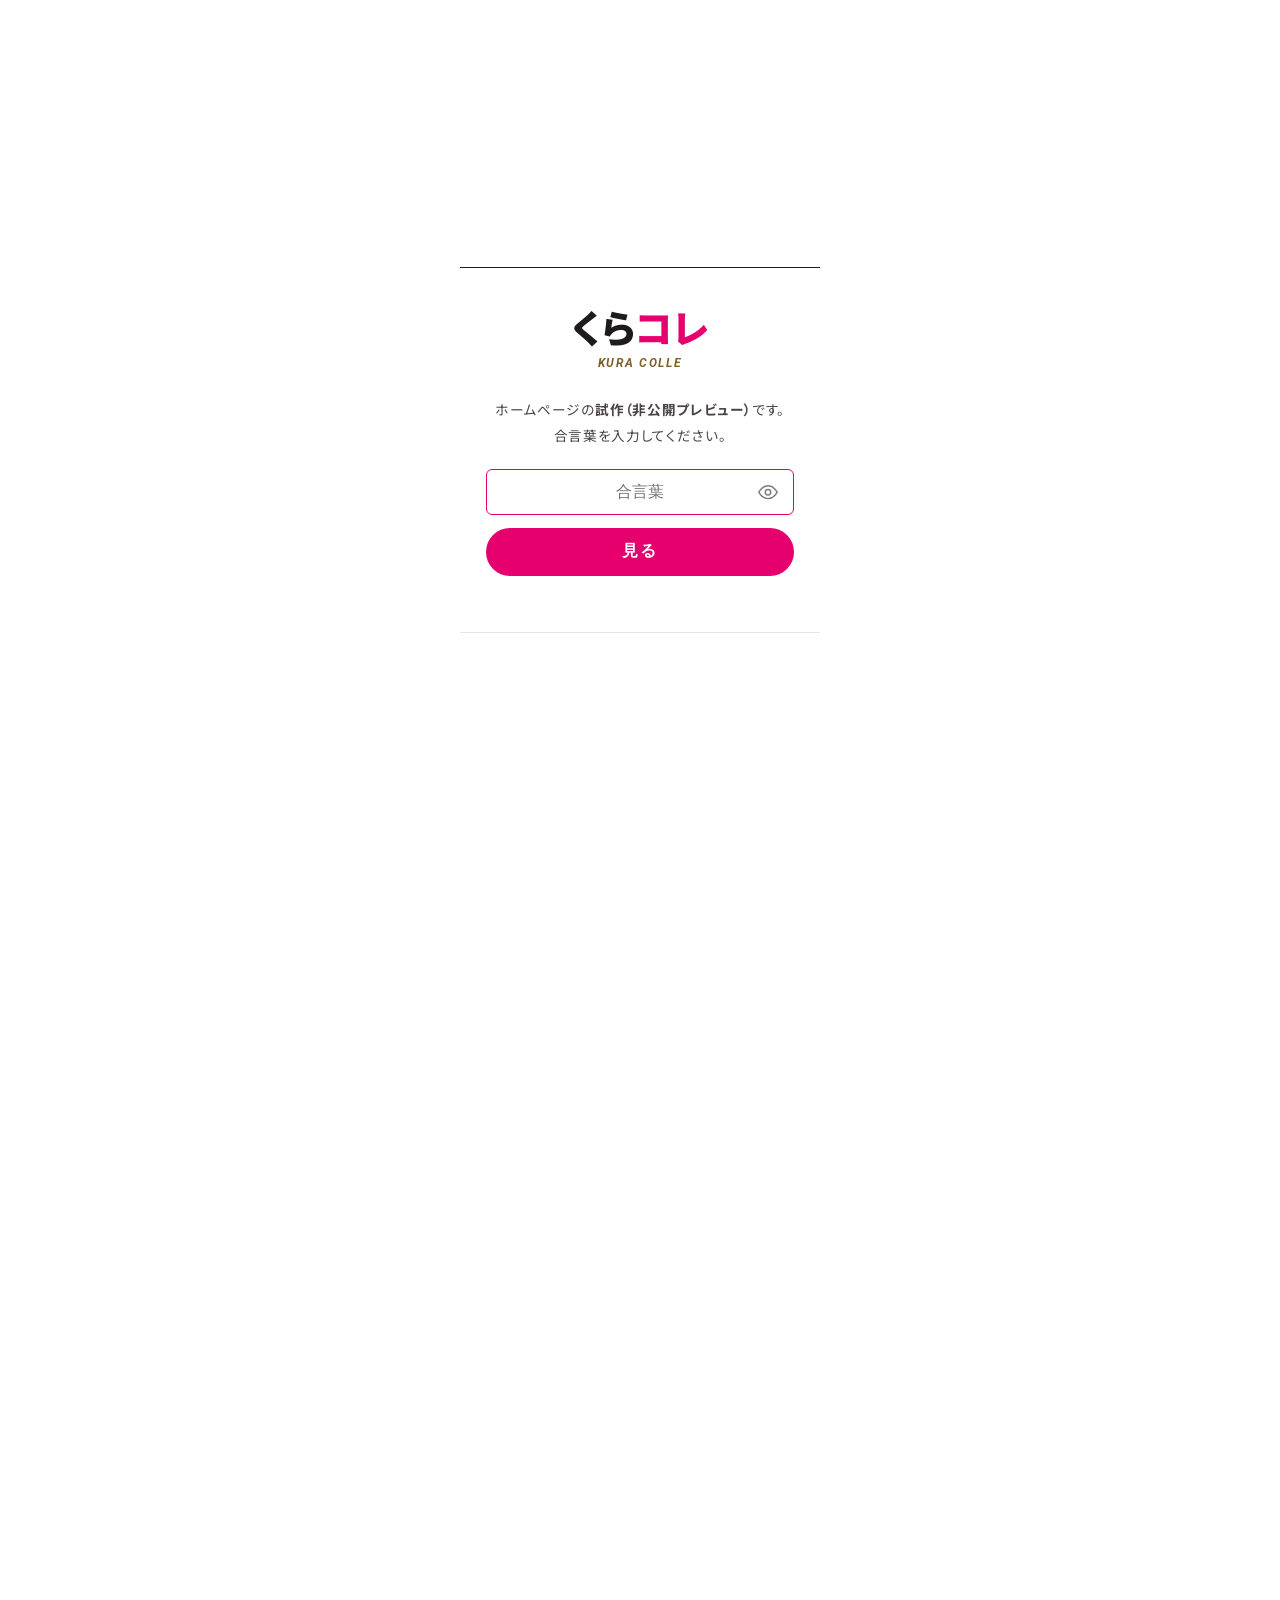
<file: index.html>
<!doctype html>
<html lang="ja">
<head>
<meta charset="utf-8">
<meta name="viewport" content="width=device-width, initial-scale=1">
<title>くらコレ｜今日のときめきが、明日の暮らしになる。</title>
<meta name="description" content="「暮らし × おしゃれ × 介護」をテーマにした、新しいライフスタイル発信企画。第1回は2027年3月14日（日）、FUKUSHI FES 2027のステージで開催。主催：一般社団法人全国介護支援協会">
<meta name="robots" content="noindex, nofollow"><!-- 公開時に外す -->
<!-- 共有したときの表示（OGP）。URLは仮：置き場所が決まったら https://zenkaikyo.jp/kuracolle/ を直す -->
<link rel="canonical" href="https://zenkaikyo.jp/kuracolle/">
<meta property="og:title" content="くらコレ｜今日のときめきが、明日の暮らしになる。">
<meta property="og:description" content="「暮らし × おしゃれ × 介護」をテーマにした、新しいライフスタイル発信企画。第1回は2027年3月14日（日）、FUKUSHI FES 2027のステージで開催。主催：一般社団法人全国介護支援協会">
<meta property="og:url" content="https://zenkaikyo.jp/kuracolle/">
<meta property="og:type" content="website">
<meta property="og:site_name" content="くらコレ（KURA COLLE）">
<meta property="og:locale" content="ja_JP">
<meta property="og:image" content="https://zenkaikyo.jp/kuracolle/img/ogp-v2.jpg">
<meta property="og:image:width" content="1200">
<meta property="og:image:height" content="630">
<meta property="og:image:alt" content="くらコレ　今日のときめきが、明日の暮らしになる。Vol.01 2027.3.14 SUN">
<meta name="twitter:card" content="summary_large_image">
<link rel="preconnect" href="https://fonts.googleapis.com">
<link rel="preconnect" href="https://fonts.gstatic.com" crossorigin>
<link href="https://fonts.googleapis.com/css2?family=Roboto:ital,wght@1,700;1,800&family=Klee+One:wght@400;600&family=Zen+Kurenaido&family=Noto+Sans+JP:wght@400;500;700;900&display=swap" rel="stylesheet">
<script type="application/ld+json">
{"@context":"https://schema.org","@type":"Event","name":"くらコレ Vol.01（FUKUSHI FES 2027 ステージ）",
 "startDate":"2027-03-14","eventStatus":"https://schema.org/EventScheduled","eventAttendanceMode":"https://schema.org/OfflineEventAttendanceMode",
 "location":{"@type":"Place","name":"名古屋インターナショナルレジェンドホール","address":{"@type":"PostalAddress","postalCode":"460-0011","addressRegion":"愛知県","addressLocality":"名古屋市中区","streetAddress":"大須1-7-26","addressCountry":"JP"}},
 "image":"https://zenkaikyo.jp/kuracolle/img/ogp-v2.jpg","description":"「暮らし × おしゃれ × 介護」をテーマにした、高齢の方と介護職がふたりで歩くファッションステージ。",
 "organizer":{"@type":"Organization","name":"一般社団法人全国介護支援協会","url":"https://zenkaikyo.jp/"}}
</script>
<script>
  /* ?show-draft を付けると、企画書にない新しい文（draft-copy）を黄色で表示（確認用） */
  if (location.search.indexOf("show-draft") > -1) document.documentElement.classList.add("show-draft");
</script>
<script src="js/gate.js?v=96ed1c16"></script>
<link rel="stylesheet" href="css/style.css?v=20261124k">
<script>
  /* オープニング：同じタブで2回目以降は出さない */
  (function () {
    var seen = false;
    try { seen = sessionStorage.getItem("kc-opening") === "1"; } catch (e) {}
    if (location.search.indexOf("skip-opening") > -1) seen = true; // 確認用の撮影で使う
    if (!seen) document.documentElement.classList.add("is-opening");
  })();
</script>
</head>
<body>

<!-- ========== オープニング（縦書きの一文） ========== -->
<div class="opening" aria-hidden="true">
  <p class="opening-text">
    <span class="opening-line">今日の<em>ときめき</em>が、</span>
    <span class="opening-line">明日の暮らしになる。</span>
  </p>
  <p class="opening-brand">くら<em>コレ</em></p>
</div>
<a class="skip-link" href="#main">本文へ移動</a>
<header class="site-header" id="top">
  <div class="header-inner">
    <a class="brand" href="index.html" aria-label="くらコレ トップへ">
      <span class="brand-mark">くら<em>コレ</em></span>
      <span class="brand-sub">KURA COLLE<br><small>主催 一般社団法人全国介護支援協会</small></span>
    </a>
    <nav class="gnav" aria-label="メインメニュー">
      <a href="about.html"><span class="nav-en" aria-hidden="true">About</span><span class="nav-jp">くらコレとは</span></a>
      <a href="program.html"><span class="nav-en" aria-hidden="true">Program</span><span class="nav-jp">企画内容</span></a>
      <a href="event.html"><span class="nav-en" aria-hidden="true">Event</span><span class="nav-jp">開催情報</span></a>
      <a href="record.html"><span class="nav-en" aria-hidden="true">Record</span><span class="nav-jp">実績</span></a>
      <a href="news.html"><span class="nav-en" aria-hidden="true">News</span><span class="nav-jp">お知らせ</span></a>
      <a href="faq.html"><span class="nav-en" aria-hidden="true">FAQ</span><span class="nav-jp">よくある質問</span></a>
    </nav>
    <button class="fs-toggle" type="button" aria-pressed="false" data-fs-toggle><span class="fs-a" aria-hidden="true">A<small>A</small></span><span class="fs-label">文字を大きく</span></button>
    <div class="header-cta">
      <a class="btn btn-fill" href="entry.html">出演を申し込む</a>
      <a class="btn btn-line" href="support.html">協賛・お問い合わせ</a>
    </div>
    <button class="menu-toggle" type="button" aria-expanded="false" aria-controls="drawer">
      <span></span><span></span><span class="sr-only">メニューを開く</span>
    </button>
  </div>
  <div class="drawer" id="drawer" hidden>
    <a href="index.html" aria-current="page">トップ</a>
    <a href="about.html"><span class="nav-en" aria-hidden="true">About</span><span class="nav-jp">くらコレとは</span></a>
    <a href="program.html"><span class="nav-en" aria-hidden="true">Program</span><span class="nav-jp">企画内容</span></a>
    <a href="event.html"><span class="nav-en" aria-hidden="true">Event</span><span class="nav-jp">開催情報</span></a>
    <a href="record.html"><span class="nav-en" aria-hidden="true">Record</span><span class="nav-jp">実績</span></a>
    <a href="news.html"><span class="nav-en" aria-hidden="true">News</span><span class="nav-jp">お知らせ</span></a>
    <a href="faq.html"><span class="nav-en" aria-hidden="true">FAQ</span><span class="nav-jp">よくある質問</span></a>
    <a class="drawer-cta btn-fill" href="entry.html">出演を申し込む</a>
    <a class="drawer-cta btn-line" href="support.html">協賛・お問い合わせ</a>
    <button class="fs-toggle fs-toggle--drawer" type="button" aria-pressed="false" data-fs-toggle><span class="fs-a" aria-hidden="true">A<small>A</small></span><span class="fs-label">文字を大きく</span></button>
  </div>
</header>

<main id="main" tabindex="-1">

<!-- ========== HERO ========== -->
<section class="hero" aria-labelledby="hero-title">
  <div class="hero-visual" aria-hidden="true">
    <!-- 仮：企画書の表紙から切り出し（解像度が低いので、元画像が届いたら img/hero.jpg を差し替える） -->
    <img class="hero-photo" src="img/hero.jpg" alt="" width="1032" height="1080">
    <p class="hero-vertical">KURA&nbsp;COLLE</p>
  </div>

  <div class="hero-copy">
    <p class="hero-lead-small">その人らしい「暮らし」を、<br>もっと自由に、もっとおしゃれに。</p>
    <h1 class="hero-title" id="hero-title">
      <span class="hero-catch">今日のときめきが、<br>明日の暮らしになる。</span>
      <span class="hero-name">くら<em>コレ</em></span>
    </h1>
    <p class="hero-tags">暮らし <i>×</i> おしゃれ <i>×</i> 介護</p>
    <p class="hero-text">高齢の方と介護職がふたりで歩く、ファッションステージ。<br class="pc">「暮らし」が主役の、新しいライフスタイル発信企画です。</p>
    <div class="hero-actions">
      <a class="btn btn-fill btn-lg" href="about.html">くらコレについて</a>
      <a class="text-link" href="support.html">出演・協賛のご案内</a>
    </div>
  </div>

  <div class="hero-seal" aria-label="第1回 2027年3月14日 開催">
    <span class="seal-en">Vol.</span>
    <span class="seal-no">01</span>
    <span class="seal-jp">2027.3.14 SUN</span>
  </div>
</section>

<!-- ========== NEWS（data/news.js から自動で並ぶ） ========== -->
<section class="news" aria-labelledby="news-h">
  <div class="wrap">
    <div class="news-head">
      <h2 class="news-title" id="news-h"><span class="sec-en">News</span>お知らせ</h2>
      <div class="news-btns" data-news-btns hidden>
        <button class="news-btn" type="button" data-news-prev aria-label="前のお知らせへ"><span aria-hidden="true">←</span></button>
        <button class="news-btn" type="button" data-news-next aria-label="次のお知らせへ"><span aria-hidden="true">→</span></button>
      </div>
    </div>
    <ul class="news-cards" id="news-cards" data-news-track tabindex="0" aria-labelledby="news-h"></ul>
    <p class="more-link"><a class="text-link" href="news.html">お知らせをすべて見る</a></p>
  </div>
</section>

<!-- ========== くらコレとは（短く） ========== -->
<section class="sec top-intro">
  <div class="wrap top-intro-inner">
    <p class="top-intro-tags">暮らし <i>×</i> おしゃれ <i>×</i> 介護</p>
    <div>
      <p class="top-intro-lead">「パリコレ」のような華やかさを、毎日の「暮らし」に。<br class="pc">特別な人のためのショーではなく、だれもの暮らしが主役になるショーです。</p>
      <p class="top-intro-quote">一人では歩けない。でも、<span class="pink">二人なら</span>歩ける。</p>
      <a class="text-link" href="about.html">くらコレとは</a>
    </div>
  </div>
</section>

<!-- ========== 各ページへの入口 ========== -->
<section class="entrances" aria-label="ページの案内">
  <div class="wrap">
    <ul class="entrance-list">
      <li><a href="about.html"><span class="ent-en">About</span><b>くらコレとは</b><span class="ent-desc">名前の由来と、大切にしていること</span><span class="ent-arrow" aria-hidden="true">→</span></a></li>
      <li><a href="program.html"><span class="ent-en">Program</span><b>企画内容</b><span class="ent-desc">見る・やってみる・知る、3つの柱</span><span class="ent-arrow" aria-hidden="true">→</span></a></li>
      <li><a href="event.html"><span class="ent-en">Event</span><b>開催情報</b><span class="ent-desc">第1回 2027.3.14 の日時・会場・観覧</span><span class="ent-arrow" aria-hidden="true">→</span></a></li>
      <li><a href="record.html"><span class="ent-en">Record</span><b>実績</b><span class="ent-desc">くらコレの歩みと、参考にしている研究</span><span class="ent-arrow" aria-hidden="true">→</span></a></li>
    </ul>
  </div>
</section>

<!-- ========== 第1回のご案内（短く） ========== -->
<section class="event-banner">
  <div class="wrap event-banner-inner">
    <p class="eb-no"><span>Vol.</span>01</p>
    <div class="eb-body">
      <p class="eb-date">2027.3.14 <span>SUN</span></p>
      <p class="eb-place">名古屋インターナショナルレジェンドホール<small>「FUKUSHI FES 2027」のステージにて</small></p>
      <p class="countdown" data-countdown="2027-03-14" hidden>開催まで あと<b data-cd-days>0</b>日</p>
    </div>
    <div class="eb-actions">
      <a class="btn btn-white" href="event.html">第1回のご案内</a>
      <a class="btn btn-ghost" href="entry.html">出演を申し込む</a>
    </div>
  </div>
</section>

<!-- ========== 参加の入口 ========== -->
<section class="about-next">
  <div class="wrap about-next-inner">
    <a class="next-card" href="entry.html">
      <span class="sec-en">Entry</span>
      <b>出演・参加を申し込む</b>
      <span class="next-desc">ふたりで歩く事業所・地域の方・ボランティア</span>
      <span class="next-arrow" aria-hidden="true">→</span>
    </a>
    <a class="next-card" href="support.html">
      <span class="sec-en">Support</span>
      <b>出展・協賛で応援する</b>
      <span class="next-desc">企業・団体の皆さま</span>
      <span class="next-arrow" aria-hidden="true">→</span>
    </a>
  </div>
</section>

</main>

<footer class="site-footer">
  <div class="wrap footer-inner">
    <div class="footer-brand">
      <p class="brand-mark">くら<em>コレ</em></p>
      <p class="footer-catch">今日のときめきが、明日の暮らしになる。</p>
      <p class="footer-org"><span>主催</span>一般社団法人全国介護支援協会</p>
    </div>
    <nav class="footer-nav" aria-label="サイトの案内">
      <ul>
        <li><a href="index.html">トップ</a></li>
        <li><a href="about.html">くらコレとは</a></li>
        <li><a href="program.html">企画内容</a></li>
        <li><a href="event.html">開催情報</a></li>
        <li><a href="record.html">実績</a></li>
        <li><a href="news.html">お知らせ</a></li>
        <li><a href="faq.html">よくある質問</a></li>
      </ul>
      <ul>
        <li><a href="entry.html">出演を申し込む</a></li>
        <li><a href="support.html">協賛・お問い合わせ</a></li>
      </ul>
    </nav>
  </div>
  <div class="wrap footer-bottom">
    <small>&copy; 2026 一般社団法人全国介護支援協会<a class="footer-privacy" href="privacy.html">個人情報の取り扱い</a></small>
    <a href="#top" class="to-top">ページの先頭へ</a>
  </div>
</footer>
<div class="sticky-cta" data-sticky-cta>
  <a class="btn btn-fill" href="entry.html">出演・参加を申し込む</a>
</div>

<script src="data/news.js?v=20261124k"></script>
<script src="data/config.js?v=20261124k"></script>
<script src="js/main.js?v=20261124k"></script>
</body>
</html>
</file>
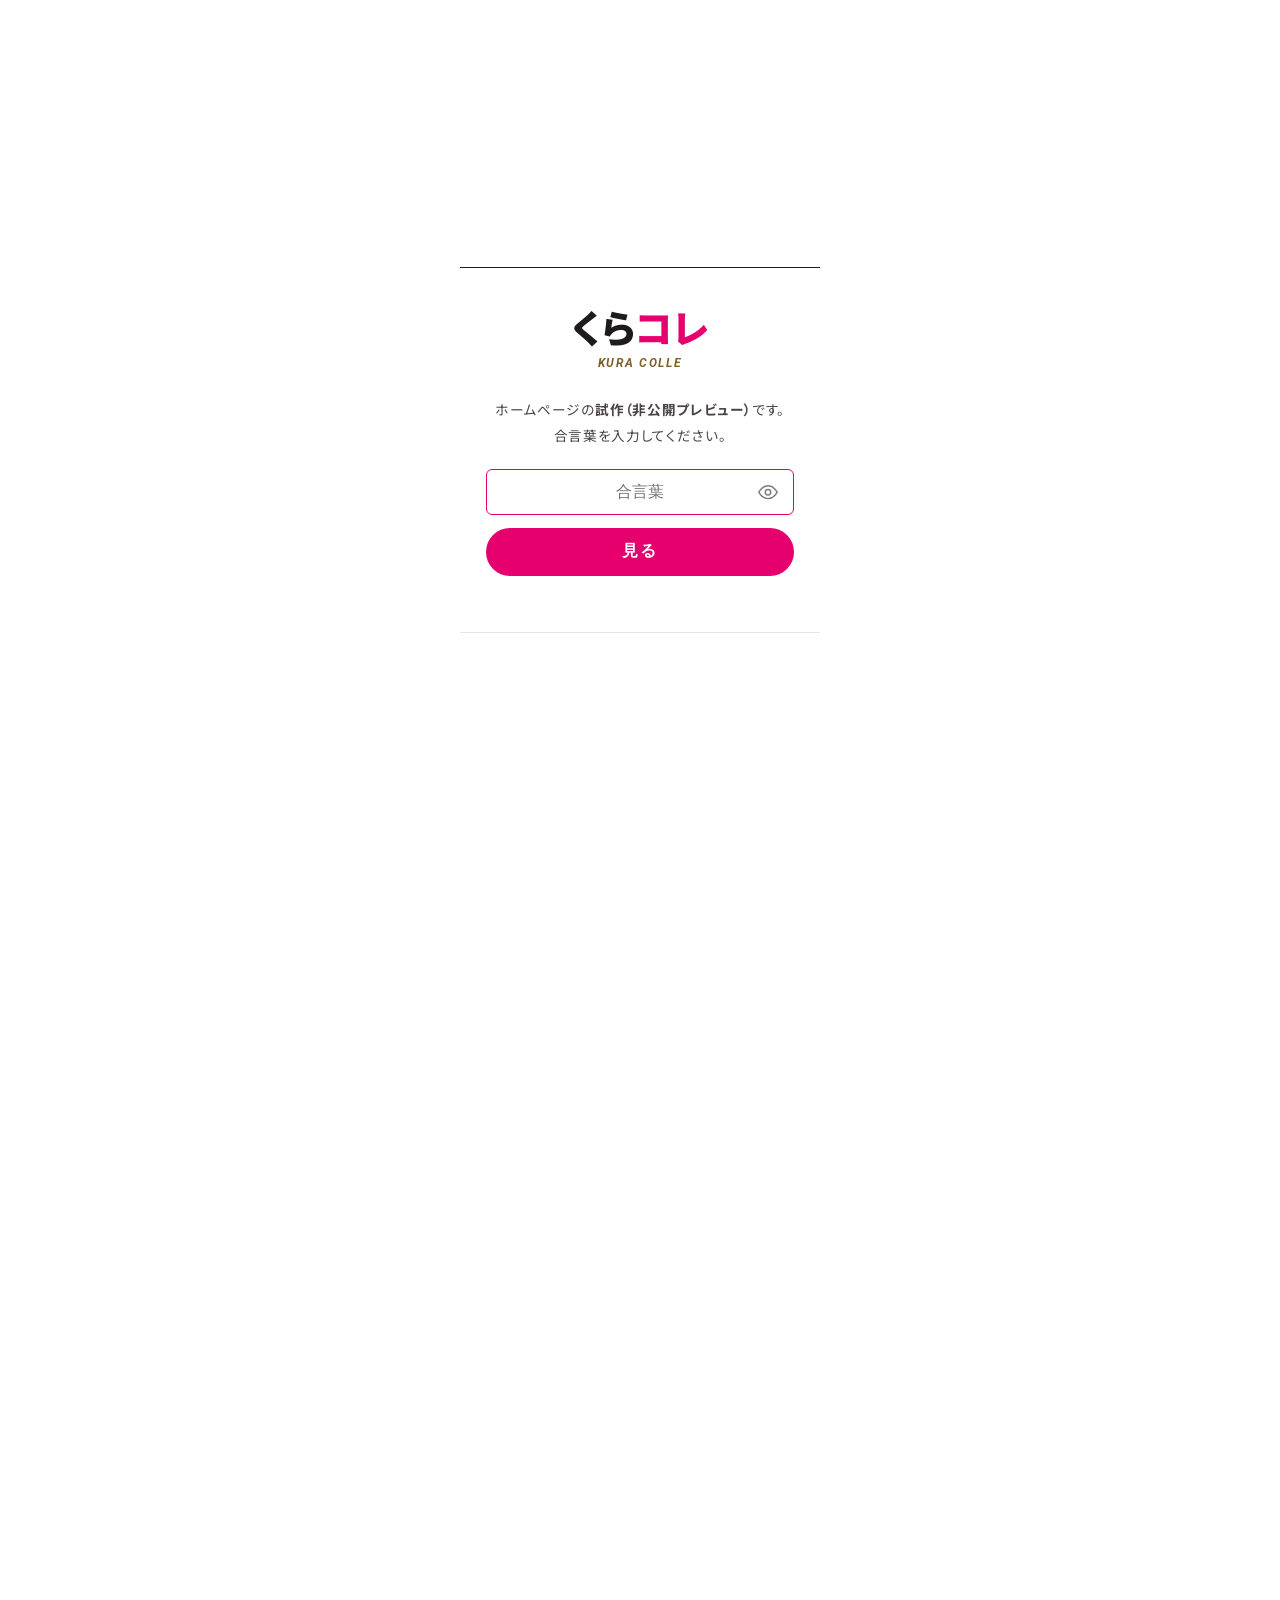
<file: about.html>
<!doctype html>
<html lang="ja">
<head>
<meta charset="utf-8">
<meta name="viewport" content="width=device-width, initial-scale=1">
<title>くらコレとは｜暮らしを、コレクションする。</title>
<meta name="description" content="「くらコレ」は「パリコレ」から生まれた名前です。名前に込めた想い、暮らしをコレクションすると見えてくること、大切にしていることを紹介します。">
<meta name="robots" content="noindex, nofollow"><!-- 公開時に外す -->
<!-- 共有したときの表示（OGP）。URLは仮：置き場所が決まったら https://zenkaikyo.jp/kuracolle/ を直す -->
<link rel="canonical" href="https://zenkaikyo.jp/kuracolle/about.html">
<meta property="og:title" content="くらコレとは｜暮らしを、コレクションする。">
<meta property="og:description" content="「くらコレ」は「パリコレ」から生まれた名前です。名前に込めた想い、暮らしをコレクションすると見えてくること、大切にしていることを紹介します。">
<meta property="og:url" content="https://zenkaikyo.jp/kuracolle/about.html">
<meta property="og:type" content="article">
<meta property="og:site_name" content="くらコレ（KURA COLLE）">
<meta property="og:locale" content="ja_JP">
<meta property="og:image" content="https://zenkaikyo.jp/kuracolle/img/ogp-v2.jpg">
<meta property="og:image:width" content="1200">
<meta property="og:image:height" content="630">
<meta property="og:image:alt" content="くらコレ　今日のときめきが、明日の暮らしになる。Vol.01 2027.3.14 SUN">
<meta name="twitter:card" content="summary_large_image">
<link rel="preconnect" href="https://fonts.googleapis.com">
<link rel="preconnect" href="https://fonts.gstatic.com" crossorigin>
<link href="https://fonts.googleapis.com/css2?family=Roboto:ital,wght@1,700;1,800&family=Klee+One:wght@400;600&family=Zen+Kurenaido&family=Noto+Sans+JP:wght@400;500;700;900&display=swap" rel="stylesheet">
<script>
  /* ?show-draft を付けると、企画書にない新しい文（draft-copy）を黄色で表示（確認用） */
  if (location.search.indexOf("show-draft") > -1) document.documentElement.classList.add("show-draft");
</script>
<script src="js/gate.js?v=96ed1c16"></script>
<link rel="stylesheet" href="css/style.css?v=20261124k">
</head>
<body>

<a class="skip-link" href="#main">本文へ移動</a>
<header class="site-header" id="top">
  <div class="header-inner">
    <a class="brand" href="index.html" aria-label="くらコレ トップへ">
      <span class="brand-mark">くら<em>コレ</em></span>
      <span class="brand-sub">KURA COLLE<br><small>主催 一般社団法人全国介護支援協会</small></span>
    </a>
    <nav class="gnav" aria-label="メインメニュー">
      <a href="about.html" aria-current="page"><span class="nav-en" aria-hidden="true">About</span><span class="nav-jp">くらコレとは</span></a>
      <a href="program.html"><span class="nav-en" aria-hidden="true">Program</span><span class="nav-jp">企画内容</span></a>
      <a href="event.html"><span class="nav-en" aria-hidden="true">Event</span><span class="nav-jp">開催情報</span></a>
      <a href="record.html"><span class="nav-en" aria-hidden="true">Record</span><span class="nav-jp">実績</span></a>
      <a href="news.html"><span class="nav-en" aria-hidden="true">News</span><span class="nav-jp">お知らせ</span></a>
      <a href="faq.html"><span class="nav-en" aria-hidden="true">FAQ</span><span class="nav-jp">よくある質問</span></a>
    </nav>
    <button class="fs-toggle" type="button" aria-pressed="false" data-fs-toggle><span class="fs-a" aria-hidden="true">A<small>A</small></span><span class="fs-label">文字を大きく</span></button>
    <div class="header-cta">
      <a class="btn btn-fill" href="entry.html">出演を申し込む</a>
      <a class="btn btn-line" href="support.html">協賛・お問い合わせ</a>
    </div>
    <button class="menu-toggle" type="button" aria-expanded="false" aria-controls="drawer">
      <span></span><span></span><span class="sr-only">メニューを開く</span>
    </button>
  </div>
  <div class="drawer" id="drawer" hidden>
    <a href="index.html">トップ</a>
    <a href="about.html" aria-current="page"><span class="nav-en" aria-hidden="true">About</span><span class="nav-jp">くらコレとは</span></a>
    <a href="program.html"><span class="nav-en" aria-hidden="true">Program</span><span class="nav-jp">企画内容</span></a>
    <a href="event.html"><span class="nav-en" aria-hidden="true">Event</span><span class="nav-jp">開催情報</span></a>
    <a href="record.html"><span class="nav-en" aria-hidden="true">Record</span><span class="nav-jp">実績</span></a>
    <a href="news.html"><span class="nav-en" aria-hidden="true">News</span><span class="nav-jp">お知らせ</span></a>
    <a href="faq.html"><span class="nav-en" aria-hidden="true">FAQ</span><span class="nav-jp">よくある質問</span></a>
    <a class="drawer-cta btn-fill" href="entry.html">出演を申し込む</a>
    <a class="drawer-cta btn-line" href="support.html">協賛・お問い合わせ</a>
    <button class="fs-toggle fs-toggle--drawer" type="button" aria-pressed="false" data-fs-toggle><span class="fs-a" aria-hidden="true">A<small>A</small></span><span class="fs-label">文字を大きく</span></button>
  </div>
</header>

<main id="main" tabindex="-1">

<section class="page-hero about-hero">
  <div class="wrap">
    <p class="crumb"><a href="index.html">くらコレ</a><span>／</span>くらコレとは</p>
    <p class="sec-en">About</p>
    <h1 class="page-title">暮らしを、<br class="sp"><span class="pink">コレクション</span>する。</h1>
    <p class="page-lead">「くらコレ」という名前は、「パリコレ」から生まれました。<br class="pc">パリコレのような華やかさを、毎日の「暮らし」に。特別な人のためのショーではなく、だれもの暮らしが主役になるショーです。</p>
  </div>
</section>
<!-- ========== 01 STORY ========== -->
<section class="sec story" id="story">
  <div class="wrap">
    <header class="sec-head">
      <p class="sec-no">01</p>
      <p class="sec-en">Our Story</p>
      <h2 class="sec-title">「暮らし」にも、<br><span class="pink">ときめき</span>を。</h2>
    </header>
    <div class="story-body">
      <div class="story-text">
        <p>年齢や障がいの有無にかかわらず、誰もが、自分らしく、おしゃれを楽しみ、ときめきを感じられる暮らしを。</p>
        <p>くらコレは、ファッションやライフスタイルを通して、“その人らしい暮らし”の魅力を発信する企画です。</p>
        <p>「パリコレ」のような華やかさを、毎日の「暮らし」に。特別な人のためのショーではなく、だれもの暮らしが主役になるショーです。</p>
      </div>
      <blockquote class="story-quote">
        <p>一人では歩けない。<br>でも、<span class="pink">二人なら</span>歩ける。</p>
      </blockquote>
    </div>

    <ol class="aims">
      <li><p class="aim-who">ご本人に</p><p class="aim-what">新しい自分に出会う喜びと、明日への「やってみたい」を届ける</p></li>
      <li><p class="aim-who">介護職に</p><p class="aim-what">仕事への誇りと、ご本人とともに歩くやりがいを感じてもらう</p></li>
      <li><p class="aim-who">地域に</p><p class="aim-what">ふたりの姿を通して、介護という仕事の魅力を伝える</p></li>
      <li><p class="aim-who">企業様と</p><p class="aim-what">暮らしを支える商品やサービスを、必要とする人に届ける場をつくる</p></li>
    </ol>
  </div>
</section>

<!-- ========== コレクションの2つの意味 ========== -->
<section class="sec meaning">
  <div class="wrap">
    <header class="sec-head">
      <p class="sec-no">02</p>
      <p class="sec-en">Two meanings</p>
      <h2 class="sec-title">「コレクション」に込めた、<br class="sp">ふたつの意味</h2>
    </header>
    <div class="meaning-cols">
      <article class="meaning-col">
        <p class="meaning-en">Show</p>
        <h3>見せる<small>ひとりひとりの暮らしの装いを、ステージで</small></h3>
        <p>パリコレの「コレクション」は、作り手がその季節に届けたい装いを、ひとつの舞台で発表する場です。くらコレでは、その主役が、毎日の暮らしをともにつくるふたりになります。</p>
      </article>
      <article class="meaning-col">
        <p class="meaning-en">Collect</p>
        <h3>集める<small>暮らしのストーリーを、一回ごとに</small></h3>
        <p>コレクションには「集めたもの」という意味もあります。おふたりのエピソード、事業所の取り組み、暮らしを支えるサービス。開催を重ねるごとに、暮らしのストーリーを集め、残していきます。</p>
      </article>
    </div>
  </div>
</section>

<!-- ========== 02 CONCEPT ========== -->
<section class="sec concept" id="concept">
  <div class="wrap">
    <header class="sec-head">
      <p class="sec-no">03</p>
      <p class="sec-en">Concept</p>
      <h2 class="sec-title">暮らし<span class="pink">×</span>おしゃれ<span class="pink">×</span>介護</h2>
      <p class="sec-desc">「暮らし × おしゃれ × 介護」をテーマにした、新しいライフスタイル発信企画です。</p>
    </header>

    <div class="trio">
      <div class="trio-item">
        <p class="trio-en">Fashion</p>
        <h3>ファッション</h3>
        <p>暮らしを彩る装いの提案</p>
      </div>
      <span class="trio-x" aria-hidden="true">×</span>
      <div class="trio-item">
        <p class="trio-en">People</p>
        <h3>ひと</h3>
        <p>高齢の方・介護職・地域の人がつながる</p>
      </div>
      <span class="trio-x" aria-hidden="true">×</span>
      <div class="trio-item">
        <p class="trio-en">Message</p>
        <h3>発信</h3>
        <p>暮らしの魅力を社会に広げる</p>
      </div>
    </div>
  </div>

  <div class="keywords" aria-label="5つのキーワード">
    <div class="keywords-track">
      <ul class="keywords-row">
        <li><b>自信</b><span>新しい自分に出会う喜び</span></li>
        <li><b>つながり</b><span>誰かと一緒だから踏み出せる一歩</span></li>
        <li><b>気づき</b><span>自分にも、相手にも、新しい発見</span></li>
        <li><b>発信</b><span>ふたりの姿から広がる介護の魅力</span></li>
        <li><b>未来</b><span>今日のときめきが、明日の暮らしへ</span></li>
      </ul>
      <ul class="keywords-row" aria-hidden="true">
        <li><b>自信</b><span>新しい自分に出会う喜び</span></li>
        <li><b>つながり</b><span>誰かと一緒だから踏み出せる一歩</span></li>
        <li><b>気づき</b><span>自分にも、相手にも、新しい発見</span></li>
        <li><b>発信</b><span>ふたりの姿から広がる介護の魅力</span></li>
        <li><b>未来</b><span>今日のときめきが、明日の暮らしへ</span></li>
      </ul>
    </div>
  </div>
</section>

<!-- ========== 暮らしをコレクションすると ========== -->
<section class="sec benefits">
  <div class="wrap">
    <header class="sec-head">
      <p class="sec-no">04</p>
      <p class="sec-en">Why collect</p>
      <h2 class="sec-title">暮らしをコレクションすると、<br class="pc">見えてくること。</h2>
    </header>
    <ol class="benefit-list">
      <li>
        <p class="benefit-key">自信</p>
        <div><h3>その人らしさが、見えてくる。</h3>
        <p>新しい自分に出会う喜びと、明日への「やってみたい」が生まれます。<span>装いは、言葉にしなくても「わたしらしさ」を伝えてくれるものです。</span></p></div>
      </li>
      <li>
        <p class="benefit-key">つながり</p>
        <div><h3>ふたりの関係が、見えてくる。</h3>
        <p>一人では歩けない。でも、二人なら歩ける。ご本人とともに歩く介護職にとっても、仕事への誇りとやりがいを感じる場になります。</p></div>
      </li>
      <li>
        <p class="benefit-key">気づき</p>
        <div><h3>暮らしを支える知恵が、見えてくる。</h3>
        <p>自分にも、相手にも、新しい発見を。体験や展示を通して、その人らしい暮らしを実現するためのサービスや工夫を知ることができます。</p></div>
      </li>
      <li>
        <p class="benefit-key">発信</p>
        <div><h3>介護の魅力が、見えてくる。</h3>
        <p>ふたりの姿から、介護という仕事の魅力が広がります。介護のイメージが変わり、介護の仕事に興味を持つ人が増えることを目指します。</p></div>
      </li>
      <li>
        <p class="benefit-key">未来</p>
        <div><h3>今日のときめきが、明日の暮らしへ。</h3>
        <p>集めたストーリーと数字は、このサイトで記録として公開していきます。一回のステージで終わらせず、次の暮らしと、次の出演者へつないでいきます。</p></div>
      </li>
    </ol>
  </div>
</section>

<!-- ========== PROMISE ========== -->
<section class="promise" aria-labelledby="promise-title">
  <div class="wrap promise-inner">
    <h2 class="promise-title" id="promise-title"><span class="sec-en">Our Promise</span>大切にしたい3つのこと</h2>
    <ol class="promise-list">
      <li><b>体調がいちばん</b><span>出演よりも、ご本人の体調と安全を大切にします。</span></li>
      <li><b>ひとりで判断しない</b><span>迷ったときは、必ずサポート担当に相談します。</span></li>
      <li><b>ふたりで楽しむ</b><span>上手に歩くことより、ふたりの笑顔がいちばんです。</span></li>
    </ol>
    <a class="promise-link" href="entry.html#policy">出演者を大切にする方針を見る</a>
  </div>
</section>


<!-- ========== コレクションディレクター ========== -->
<section class="sec director">
  <div class="wrap director-inner">
    <header class="sec-head">
      <p class="sec-no">05</p>
      <p class="sec-en">Collection Director</p>
      <h2 class="sec-title">企画の中心を<br>担う人</h2>
    </header>
    <div class="director-body">
      <p class="director-role">コレクションディレクター</p>
      <p class="director-name">山﨑 朱美<small>社会福祉法人フラワー園</small></p>
      <p>コレクションディレクターの山﨑朱美が、介護福祉士として企画から運営まで責任をもって担い、出演者や関係者のみなさまが安心して参加できるイベントに育てていきます。観覧する方も、参加する方も、出演する方も。だれもが笑顔になれるステージをつくります。</p>
    </div>
  </div>
</section>

</main>

<footer class="site-footer">
  <div class="wrap footer-inner">
    <div class="footer-brand">
      <p class="brand-mark">くら<em>コレ</em></p>
      <p class="footer-catch">今日のときめきが、明日の暮らしになる。</p>
      <p class="footer-org"><span>主催</span>一般社団法人全国介護支援協会</p>
    </div>
    <nav class="footer-nav" aria-label="サイトの案内">
      <ul>
        <li><a href="index.html">トップ</a></li>
        <li><a href="about.html">くらコレとは</a></li>
        <li><a href="program.html">企画内容</a></li>
        <li><a href="event.html">開催情報</a></li>
        <li><a href="record.html">実績</a></li>
        <li><a href="news.html">お知らせ</a></li>
        <li><a href="faq.html">よくある質問</a></li>
      </ul>
      <ul>
        <li><a href="entry.html">出演を申し込む</a></li>
        <li><a href="support.html">協賛・お問い合わせ</a></li>
      </ul>
    </nav>
  </div>
  <div class="wrap footer-bottom">
    <small>&copy; 2026 一般社団法人全国介護支援協会<a class="footer-privacy" href="privacy.html">個人情報の取り扱い</a></small>
    <a href="#top" class="to-top">ページの先頭へ</a>
  </div>
</footer>
<div class="sticky-cta" data-sticky-cta>
  <a class="btn btn-fill" href="entry.html">出演・参加を申し込む</a>
</div>

<script src="data/config.js?v=20261124k"></script>
<script src="js/main.js?v=20261124k"></script>
</body>
</html>
</file>
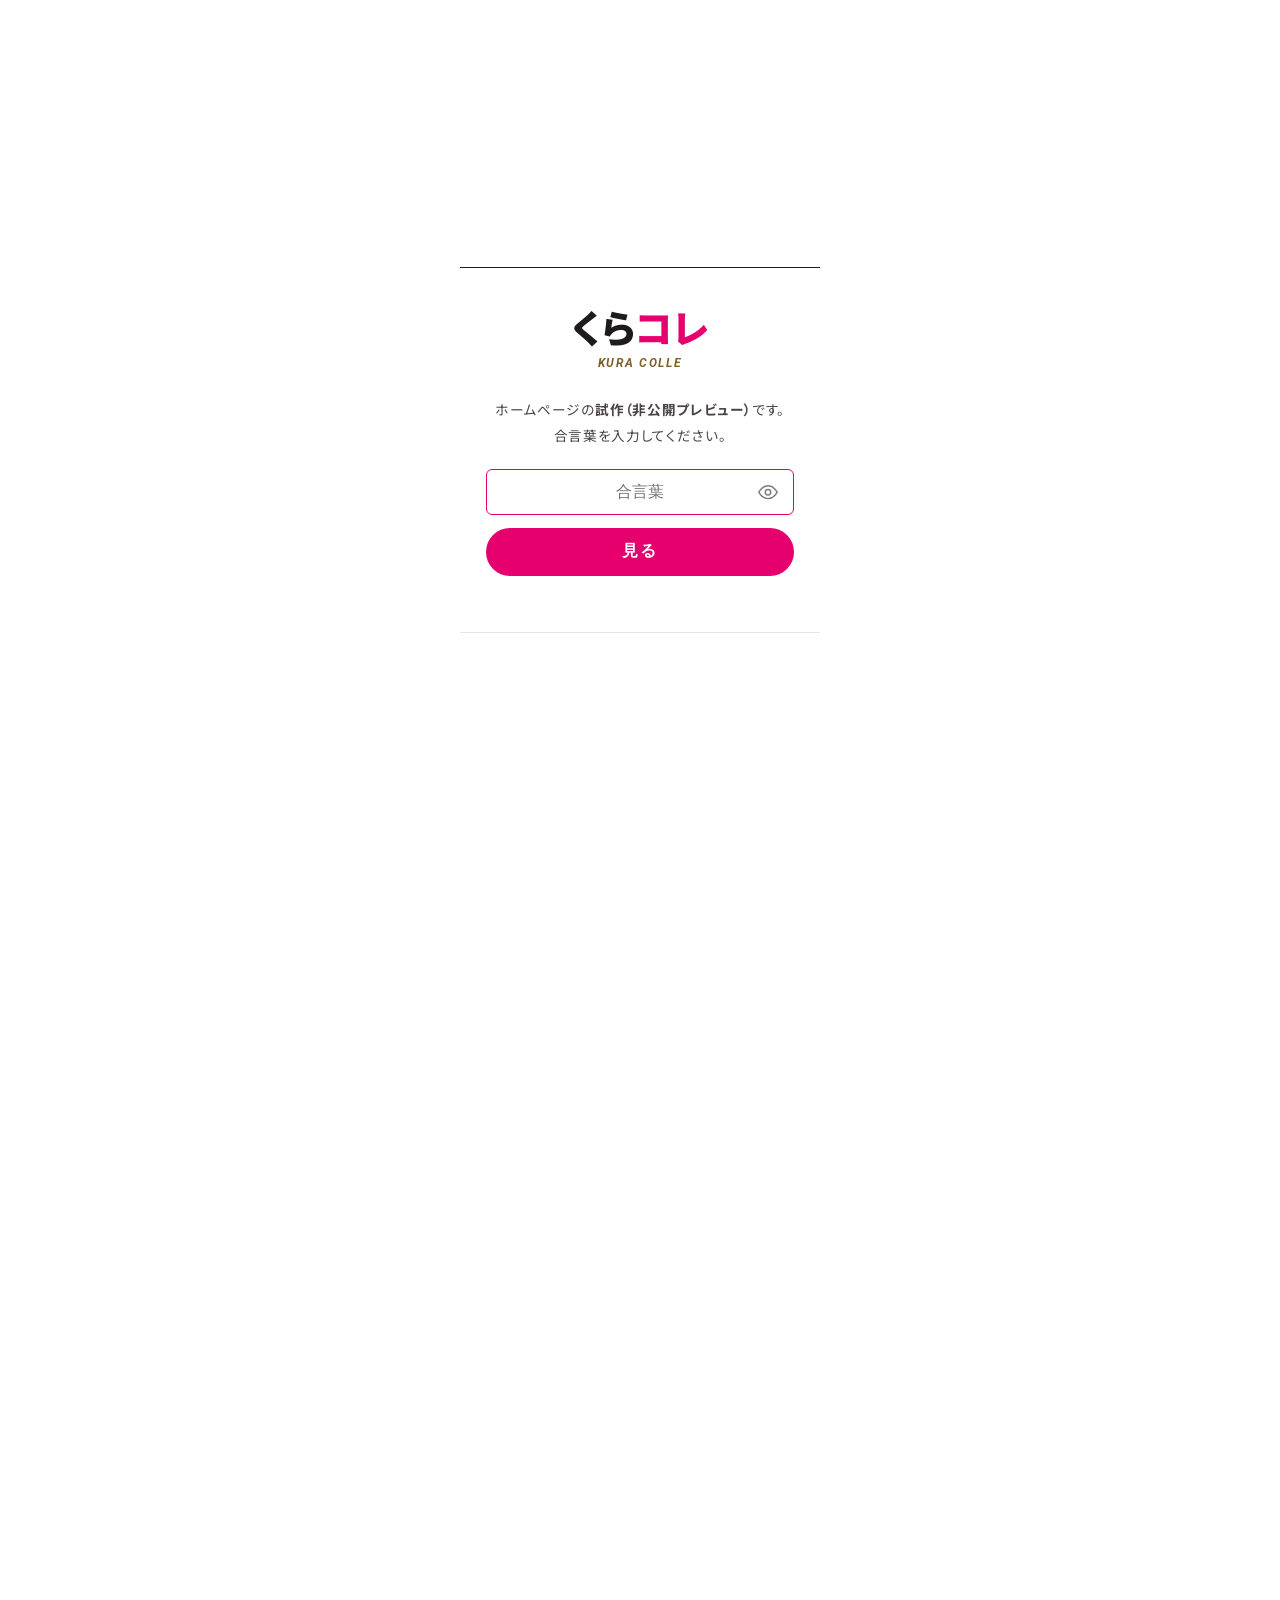
<file: entry.html>
<!doctype html>
<html lang="ja">
<head>
<meta charset="utf-8">
<meta name="viewport" content="width=device-width, initial-scale=1">
<title>出演・参加のお申し込み｜くらコレ</title>
<meta name="description" content="くらコレの出演・参加（ボランティアを含む）のお申し込みページです。第1回は2027年3月14日（日）、FUKUSHI FES 2027のステージで開催。">
<meta name="robots" content="noindex, nofollow"><!-- 公開時に外す -->
<!-- 共有したときの表示（OGP）。URLは仮：置き場所が決まったら https://zenkaikyo.jp/kuracolle/ を直す -->
<link rel="canonical" href="https://zenkaikyo.jp/kuracolle/entry.html">
<meta property="og:title" content="出演・参加のお申し込み｜くらコレ">
<meta property="og:description" content="くらコレの出演・参加（ボランティアを含む）のお申し込みページです。第1回は2027年3月14日（日）、FUKUSHI FES 2027のステージで開催。">
<meta property="og:url" content="https://zenkaikyo.jp/kuracolle/entry.html">
<meta property="og:type" content="article">
<meta property="og:site_name" content="くらコレ（KURA COLLE）">
<meta property="og:locale" content="ja_JP">
<meta property="og:image" content="https://zenkaikyo.jp/kuracolle/img/ogp-v2.jpg">
<meta property="og:image:width" content="1200">
<meta property="og:image:height" content="630">
<meta property="og:image:alt" content="くらコレ　今日のときめきが、明日の暮らしになる。Vol.01 2027.3.14 SUN">
<meta name="twitter:card" content="summary_large_image">
<link rel="preconnect" href="https://fonts.googleapis.com">
<link rel="preconnect" href="https://fonts.gstatic.com" crossorigin>
<link href="https://fonts.googleapis.com/css2?family=Roboto:ital,wght@1,700;1,800&family=Klee+One:wght@400;600&family=Zen+Kurenaido&family=Noto+Sans+JP:wght@400;500;700;900&display=swap" rel="stylesheet">
<script>
  /* ?show-draft を付けると、企画書にない新しい文（draft-copy）を黄色で表示（確認用） */
  if (location.search.indexOf("show-draft") > -1) document.documentElement.classList.add("show-draft");
</script>
<script src="js/gate.js?v=96ed1c16"></script>
<link rel="stylesheet" href="css/style.css?v=20261124k">
</head>
<body>

<a class="skip-link" href="#main">本文へ移動</a>
<header class="site-header" id="top">
  <div class="header-inner">
    <a class="brand" href="index.html" aria-label="くらコレ トップへ">
      <span class="brand-mark">くら<em>コレ</em></span>
      <span class="brand-sub">KURA COLLE<br><small>主催 一般社団法人全国介護支援協会</small></span>
    </a>
    <nav class="gnav" aria-label="メインメニュー">
      <a href="about.html"><span class="nav-en" aria-hidden="true">About</span><span class="nav-jp">くらコレとは</span></a>
      <a href="program.html"><span class="nav-en" aria-hidden="true">Program</span><span class="nav-jp">企画内容</span></a>
      <a href="event.html"><span class="nav-en" aria-hidden="true">Event</span><span class="nav-jp">開催情報</span></a>
      <a href="record.html"><span class="nav-en" aria-hidden="true">Record</span><span class="nav-jp">実績</span></a>
      <a href="news.html"><span class="nav-en" aria-hidden="true">News</span><span class="nav-jp">お知らせ</span></a>
      <a href="faq.html"><span class="nav-en" aria-hidden="true">FAQ</span><span class="nav-jp">よくある質問</span></a>
    </nav>
    <button class="fs-toggle" type="button" aria-pressed="false" data-fs-toggle><span class="fs-a" aria-hidden="true">A<small>A</small></span><span class="fs-label">文字を大きく</span></button>
    <div class="header-cta">
      <a class="btn btn-fill" href="entry.html" aria-current="page">出演を申し込む</a>
      <a class="btn btn-line" href="support.html">協賛・お問い合わせ</a>
    </div>
    <button class="menu-toggle" type="button" aria-expanded="false" aria-controls="drawer">
      <span></span><span></span><span class="sr-only">メニューを開く</span>
    </button>
  </div>
  <div class="drawer" id="drawer" hidden>
    <a href="index.html">トップ</a>
    <a href="about.html"><span class="nav-en" aria-hidden="true">About</span><span class="nav-jp">くらコレとは</span></a>
    <a href="program.html"><span class="nav-en" aria-hidden="true">Program</span><span class="nav-jp">企画内容</span></a>
    <a href="event.html"><span class="nav-en" aria-hidden="true">Event</span><span class="nav-jp">開催情報</span></a>
    <a href="record.html"><span class="nav-en" aria-hidden="true">Record</span><span class="nav-jp">実績</span></a>
    <a href="news.html"><span class="nav-en" aria-hidden="true">News</span><span class="nav-jp">お知らせ</span></a>
    <a href="faq.html"><span class="nav-en" aria-hidden="true">FAQ</span><span class="nav-jp">よくある質問</span></a>
    <a class="drawer-cta btn-fill" href="entry.html">出演を申し込む</a>
    <a class="drawer-cta btn-line" href="support.html">協賛・お問い合わせ</a>
    <button class="fs-toggle fs-toggle--drawer" type="button" aria-pressed="false" data-fs-toggle><span class="fs-a" aria-hidden="true">A<small>A</small></span><span class="fs-label">文字を大きく</span></button>
  </div>
</header>

<main id="main" tabindex="-1">


<!-- ========== ページの見出し ========== -->
<section class="page-hero">
  <div class="wrap">
    <p class="crumb"><a href="index.html">くらコレ</a><span>／</span>出演・参加の申込み</p>
    <p class="sec-en">Entry</p>
    <h1 class="page-title">出演・参加の<br class="sp">お申し込み</h1>
    <p class="page-lead">ふたりで歩く出演者のみなさま、地域から出演してくださる方、メイク・ヘアなどでお手伝いくださるボランティアの方は、こちらからお申し込みください。</p>
  </div>
</section>

<!-- ========== 第1回のご案内 ========== -->
<section class="entry-info">
  <div class="wrap entry-info-inner">
    <div class="entry-event">
      <p class="entry-event-no"><span>Vol.</span>01</p>
      <dl>
        <div><dt>開催日</dt><dd>2027年3月14日（日）</dd></div>
        <div><dt>会場</dt><dd>名古屋インターナショナルレジェンドホール<small>「FUKUSHI FES 2027」のステージにて</small></dd></div>
        <div><dt>出演料</dt><dd>無料</dd></div>
        <div><dt>募集組数</dt><dd>介護事業所 10〜12組程度</dd></div>
      </dl>
    </div>
    <ol class="entry-flow">
      <li><b>お申し込み</b>このページのフォームから</li>
      <li><b>出演決定・説明会</b>事務局からご連絡します</li>
      <li><b>衣装・紹介文の準備</b>衣装は各自でご用意ください</li>
      <li><b>ご案内資料・同意書</b>個人情報の同意書をいただきます</li>
      <li><b>リハーサル・本番</b>前日にリハーサルを行います</li>
    </ol>
  </div>
</section>

<!-- ========== 出演者を大切にする方針 ========== -->
<section class="sec policy" id="policy">
  <div class="wrap policy-inner">
    <header class="sec-head">
      <p class="sec-en">Our Policy</p>
      <h2 class="sec-title">出演者を<br>大切にする方針</h2>
      <p class="sec-desc">上手に歩くことより、ふたりの笑顔がいちばんです。安心して参加していただけるよう、次のことを大切にします。</p>
    </header>
    <ol class="policy-list">
      <li>
        <h3>体調と安全がいちばん</h3>
        <p>出演よりも、ご本人の体調と安全を大切にします。当日は看護職員が救護にあたります。<span>当日の体調がすぐれないときは、無理をせずお休みしてください。出演を見合わせる場合も、どうぞ安心してご相談ください。</span></p>
      </li>
      <li>
        <h3>ひとりで判断しない</h3>
        <p>迷ったときは、必ずサポート担当に相談します。出演する事業所からも、出演者のサポートとして1名程度のご協力をお願いしています。</p>
      </li>
      <li>
        <h3>その人に合った歩き方で</h3>
        <p>つえ・歩行器・車いすなど、ふだんの暮らしのままで出演できます。お申し込みのときに歩くときの様子を伺い、無理のない進行を一緒に考えます。</p>
      </li>
      <li>
        <h3>写真やお名前の扱い</h3>
        <p>本番の約1か月前に、個人情報の同意書をいただきます。<span>ステージで紹介するお名前はニックネームでもかまいません。写真や動画をどこまで載せるかは、同意書で確認してから使います。</span></p>
      </li>
      <li>
        <h3>費用の負担をかけない</h3>
        <p>出演料は無料です。衣装は各自でのご用意が基本ですが、メイク・ヘアはボランティアや協賛企業の皆さまがお手伝いします。</p>
      </li>
    </ol>
  </div>
</section>

<!-- ========== 申込みフォーム ========== -->
<section class="sec entry">
  <div class="wrap entry-grid">
    <header class="contact-head">
      <p class="sec-en">Form</p>
      <h2 class="contact-title">申込みフォーム</h2>
      <p class="contact-text">お申し込みの内容は、くらコレ事務局（一般社団法人全国介護支援協会）に届きます。内容を確認のうえ、事務局からご連絡します。</p>
      <p class="contact-req"><span class="req">必須</span>は入力が必要な項目です。</p>
      <p class="contact-text small">出演よりも、ご本人の体調と安全をいちばんに大切にします。迷うことがあれば、お気軽にご相談ください。</p>
    </header>

    <form class="cform" id="entry-form" data-kind="entry" novalidate>
      <input type="hidden" name="form_kind" value="entry">
      <input type="text" name="website" class="hp" tabindex="-1" autocomplete="off" aria-hidden="true">

      <ol class="step-bar" aria-label="お申し込みの手順">
        <li class="is-current"><span>1</span>参加のかたち</li>
        <li><span>2</span>くわしい内容</li>
        <li><span>3</span>ご連絡先</li>
        <li><span>4</span>確認</li>
      </ol>
      <div class="step" data-step="1" data-step-title="参加のかたち">
      <fieldset class="cform-type">
        <legend>参加のかたち <span class="req">必須</span></legend>
        <div class="type-options">
          <label class="type-opt"><input type="radio" name="entry_kind" value="介護事業所として出演" checked><span><b>介護事業所として出演</b><small>ご本人と介護職のふたり1組</small></span></label>
          <label class="type-opt"><input type="radio" name="entry_kind" value="地域から出演"><span><b>地域から出演</b><small>ご家族・学生・商店街の方など</small></span></label>
          <label class="type-opt"><input type="radio" name="entry_kind" value="ボランティア"><span><b>ボランティア</b><small>メイク・ヘア・当日の運営など</small></span></label>
        </div>
      </fieldset>

      <fieldset class="cfield">
        <legend>参加を希望する回 <span class="req">必須</span></legend>
        <div class="chips">
          <label><input type="checkbox" name="event" value="第1回 2027年3月14日（日）" checked required><span>第1回　2027年3月14日（日）</span></label>
        </div>
      </fieldset>

      <!-- 介護事業所として出演 -->
      </div>
      <div class="step" data-step="2" data-step-title="くわしい内容" hidden>
      <div class="cform-extra" data-for="介護事業所として出演">
        <p class="extra-title">事業所について</p>
        <div class="cfield-row">
          <div class="cfield">
            <label for="e-corp">法人名</label>
            <input type="text" id="e-corp" name="corp">
          </div>
          <div class="cfield">
            <label for="e-office">事業所名 <span class="req">必須</span></label>
            <input type="text" id="e-office" name="office" required>
          </div>
        </div>
        <div class="cfield-row">
          <div class="cfield">
            <label for="e-service">サービスの種類</label>
            <select id="e-service" name="service">
              <option value="">選んでください</option>
              <option>特別養護老人ホーム</option><option>介護老人保健施設</option>
              <option>有料老人ホーム</option><option>サービス付き高齢者向け住宅</option>
              <option>グループホーム</option><option>デイサービス・デイケア</option>
              <option>小規模多機能型居宅介護</option><option>訪問介護・訪問看護</option>
              <option>障がい福祉サービス</option><option>その他</option>
            </select>
          </div>
          <div class="cfield">
            <label for="e-city">所在地（市区町村） <span class="req">必須</span></label>
            <input type="text" id="e-city" name="city" placeholder="例：名古屋市中川区" required>
          </div>
        </div>

        <p class="extra-title">出演するおふたり</p>
        <div class="cfield-row">
          <div class="cfield">
            <label for="e-senior">ご本人のお名前 <span class="req">必須</span></label>
            <input type="text" id="e-senior" name="senior_name" placeholder="ニックネームでもかまいません" required>
          </div>
          <div class="cfield">
            <label for="e-senior-age">ご本人の年代</label>
            <select id="e-senior-age" name="senior_age">
              <option value="">選んでください</option>
              <option>60代</option><option>70代</option><option>80代</option><option>90代</option><option>100歳以上</option><option>答えたくない</option>
            </select>
          </div>
        </div>
        <fieldset class="cfield">
          <legend>ステージを歩くときの様子</legend>
          <p class="field-help">安全な進行のために伺います。</p>
          <div class="chips">
            <label><input type="radio" name="senior_walk" value="ひとりで歩ける"><span>ひとりで歩ける</span></label>
            <label><input type="radio" name="senior_walk" value="つえ"><span>つえ</span></label>
            <label><input type="radio" name="senior_walk" value="歩行器"><span>歩行器</span></label>
            <label><input type="radio" name="senior_walk" value="車いす"><span>車いす</span></label>
            <label><input type="radio" name="senior_walk" value="その他・相談したい"><span>その他・相談したい</span></label>
          </div>
        </fieldset>
        <div class="cfield-row">
          <div class="cfield">
            <label for="e-staff">一緒に歩く介護職のお名前 <span class="req">必須</span></label>
            <input type="text" id="e-staff" name="staff_name" required>
          </div>
          <div class="cfield">
            <label for="e-staff-job">職種</label>
            <input type="text" id="e-staff-job" name="staff_job" placeholder="例：介護福祉士">
          </div>
        </div>
        <div class="cfield">
          <label for="e-story">おふたりのエピソード・意気込み</label>
          <p class="field-help">司会がステージで読み上げる紹介文の参考にします。あとから書き直せます。</p>
          <textarea id="e-story" name="story" rows="4"></textarea>
        </div>
      </div>

      <!-- 地域から出演 -->
      <div class="cform-extra" data-for="地域から出演" hidden>
        <div class="cfield-row">
          <div class="cfield">
            <label for="e-local-name">出演する方のお名前 <span class="req">必須</span></label>
            <input type="text" id="e-local-name" name="local_name" required>
          </div>
          <div class="cfield">
            <label for="e-local-org">ご所属（学校名・団体名・お店の名前など）</label>
            <input type="text" id="e-local-org" name="local_org">
          </div>
        </div>
        <div class="cfield cfield-half">
          <label for="e-local-num">出演する人数</label>
          <input type="text" id="e-local-num" name="local_num" inputmode="numeric" placeholder="例：2名">
        </div>
        <div class="cfield">
          <label for="e-local-story">出演の意気込み</label>
          <textarea id="e-local-story" name="local_story" rows="4"></textarea>
        </div>
      </div>

      <!-- ボランティア -->
      <div class="cform-extra" data-for="ボランティア" hidden>
        <fieldset class="cfield">
          <legend>お手伝いできること（いくつでも） <span class="req">必須</span></legend>
          <div class="chips">
            <label><input type="checkbox" name="vol_role" value="メイク" required><span>メイク</span></label>
            <label><input type="checkbox" name="vol_role" value="ヘアセット"><span>ヘアセット</span></label>
            <label><input type="checkbox" name="vol_role" value="ネイル"><span>ネイル</span></label>
            <label><input type="checkbox" name="vol_role" value="着付け・衣装"><span>着付け・衣装</span></label>
            <label><input type="checkbox" name="vol_role" value="当日の運営"><span>当日の運営</span></label>
            <label><input type="checkbox" name="vol_role" value="写真・動画"><span>写真・動画</span></label>
            <label><input type="checkbox" name="vol_role" value="その他"><span>その他</span></label>
          </div>
        </fieldset>
        <div class="cfield">
          <label for="e-vol-org">ご所属（会社名・学校名など）</label>
          <input type="text" id="e-vol-org" name="vol_org">
        </div>
        <div class="cfield">
          <label for="e-vol-exp">資格・経験など</label>
          <textarea id="e-vol-exp" name="vol_exp" rows="3"></textarea>
        </div>
      </div>

      </div>
      <div class="step" data-step="3" data-step-title="ご連絡先" hidden>
      <p class="extra-title">ご連絡先</p>
      <div class="cfield-row">
        <div class="cfield">
          <label for="e-name">お申し込みされる方のお名前 <span class="req">必須</span></label>
          <input type="text" id="e-name" name="name" autocomplete="name" required>
        </div>
        <div class="cfield">
          <label for="e-kana">ふりがな</label>
          <input type="text" id="e-kana" name="kana">
        </div>
      </div>
      <div class="cfield-row">
        <div class="cfield">
          <label for="e-email">メールアドレス <span class="req">必須</span></label>
          <input type="email" id="e-email" name="email" autocomplete="email" inputmode="email" required>
        </div>
        <div class="cfield">
          <label for="e-tel">電話番号 <span class="req">必須</span></label>
          <input type="tel" id="e-tel" name="tel" autocomplete="tel" inputmode="tel" required>
        </div>
      </div>
      <div class="cfield">
        <label for="e-note">ご質問・ご相談</label>
        <textarea id="e-note" name="note" rows="4"></textarea>
      </div>

      <label class="agree"><input type="checkbox" name="agree" value="同意する" required><span>入力した個人情報を、くらコレの出演・参加に関するご連絡のために使うことに同意します（<a href="privacy.html" target="_blank" rel="noopener">個人情報の取り扱い</a>）。 <span class="req">必須</span></span></label>

      </div>
      <div class="step" data-step="4" data-step-title="入力内容の確認" hidden>
        <p class="confirm-lead">次の内容で申し込みます。よろしければ「申し込む」を押してください。</p>
        <dl class="confirm-list" data-confirm></dl>
      </div>
      <div class="step-nav">
        <button class="btn btn-line" type="button" data-step-prev hidden>戻る</button>
        <button class="btn btn-fill btn-lg" type="button" data-step-next>次へ</button>
      </div>
      <p class="cform-error" role="alert" hidden></p>
      <button class="btn btn-fill btn-lg cform-submit" type="submit">申し込む</button>
      <p class="cform-done" role="status" hidden></p>
    </form>
  </div>
</section>


</main>

<footer class="site-footer">
  <div class="wrap footer-inner">
    <div class="footer-brand">
      <p class="brand-mark">くら<em>コレ</em></p>
      <p class="footer-catch">今日のときめきが、明日の暮らしになる。</p>
      <p class="footer-org"><span>主催</span>一般社団法人全国介護支援協会</p>
    </div>
    <nav class="footer-nav" aria-label="サイトの案内">
      <ul>
        <li><a href="index.html">トップ</a></li>
        <li><a href="about.html">くらコレとは</a></li>
        <li><a href="program.html">企画内容</a></li>
        <li><a href="event.html">開催情報</a></li>
        <li><a href="record.html">実績</a></li>
        <li><a href="news.html">お知らせ</a></li>
        <li><a href="faq.html">よくある質問</a></li>
      </ul>
      <ul>
        <li><a href="entry.html">出演を申し込む</a></li>
        <li><a href="support.html">協賛・お問い合わせ</a></li>
      </ul>
    </nav>
  </div>
  <div class="wrap footer-bottom">
    <small>&copy; 2026 一般社団法人全国介護支援協会<a class="footer-privacy" href="privacy.html">個人情報の取り扱い</a></small>
    <a href="#top" class="to-top">ページの先頭へ</a>
  </div>
</footer>

<script src="data/config.js?v=20261124k"></script>
<script src="js/main.js?v=20261124k"></script>
</body>
</html>
</file>
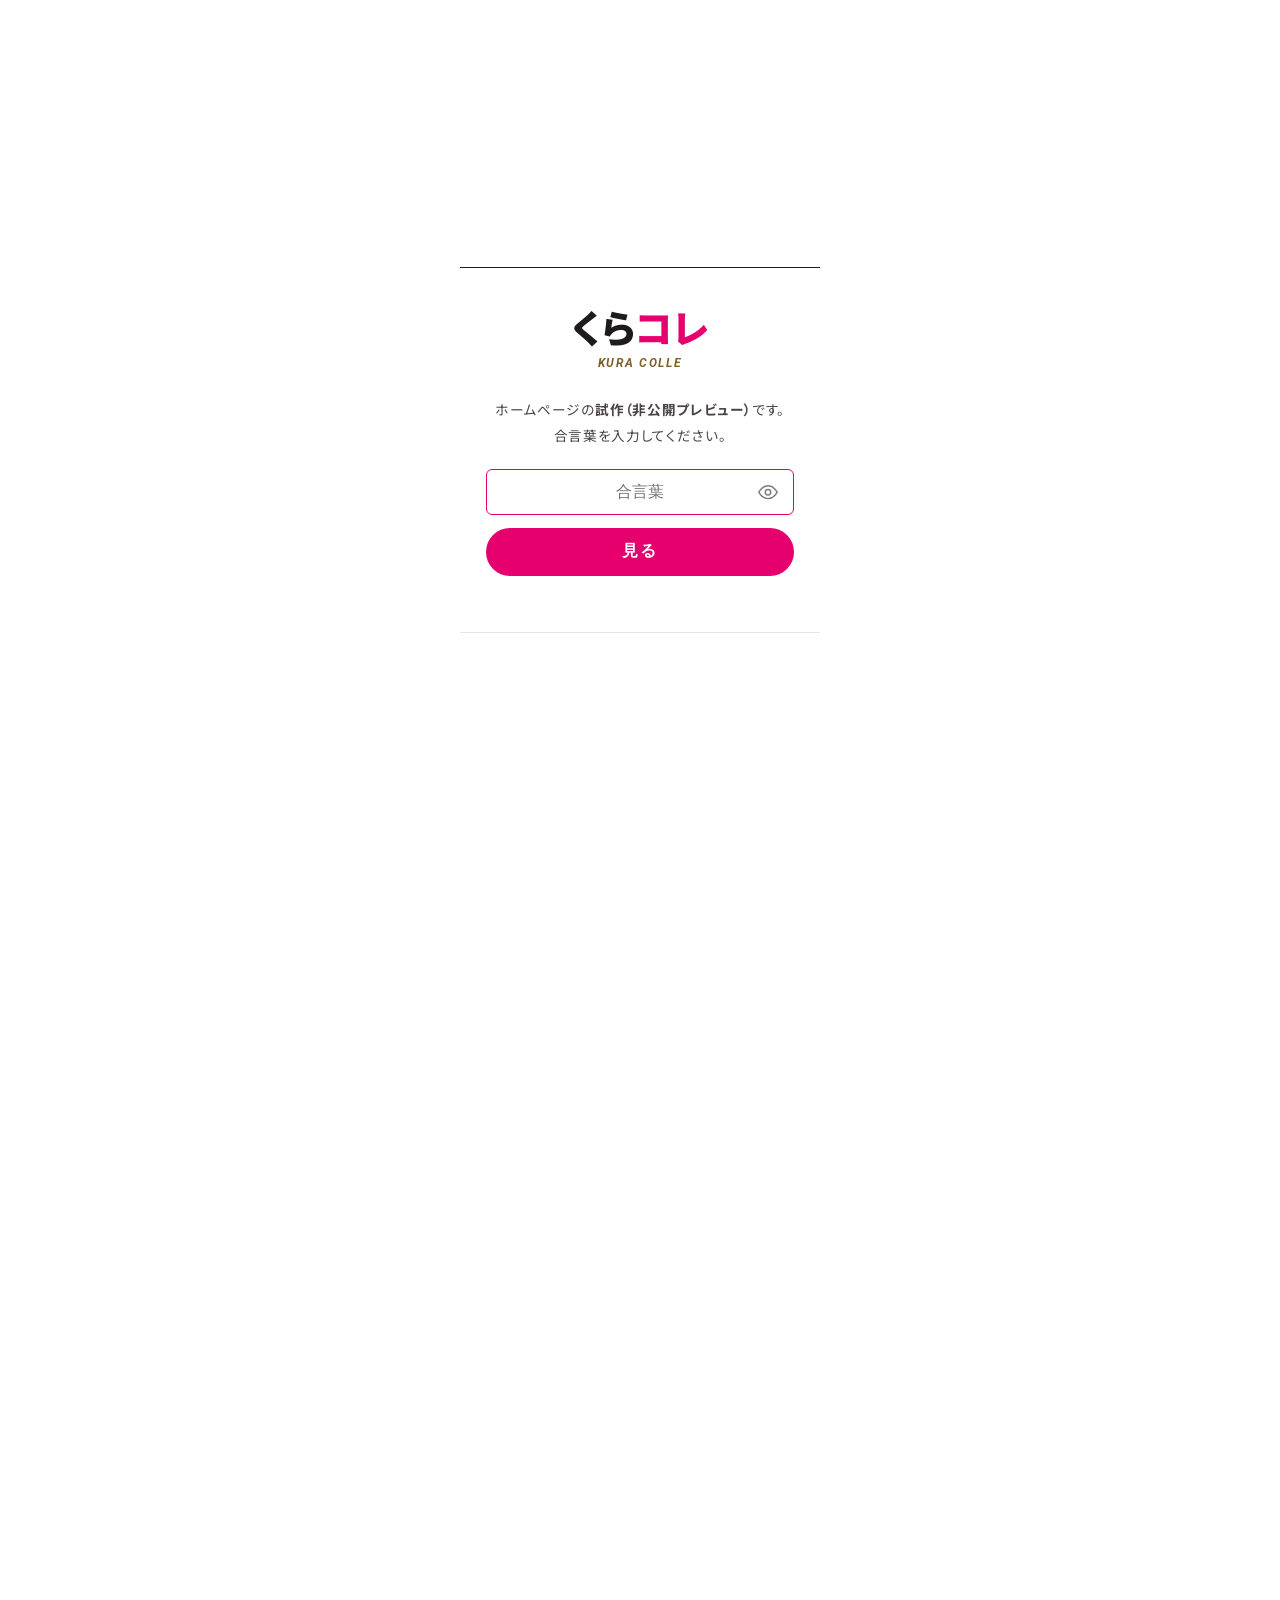
<file: event.html>
<!doctype html>
<html lang="ja">
<head>
<meta charset="utf-8">
<meta name="viewport" content="width=device-width, initial-scale=1">
<title>開催情報｜くらコレ</title>
<meta name="description" content="くらコレ第1回は2027年3月14日（日）、名古屋インターナショナルレジェンドホールで開かれる「FUKUSHI FES 2027」のステージで開催します。">
<meta name="robots" content="noindex, nofollow"><!-- 公開時に外す -->
<!-- 共有したときの表示（OGP）。URLは仮：置き場所が決まったら https://zenkaikyo.jp/kuracolle/ を直す -->
<link rel="canonical" href="https://zenkaikyo.jp/kuracolle/event.html">
<meta property="og:title" content="開催情報｜くらコレ">
<meta property="og:description" content="くらコレ第1回は2027年3月14日（日）、名古屋インターナショナルレジェンドホールで開かれる「FUKUSHI FES 2027」のステージで開催します。">
<meta property="og:url" content="https://zenkaikyo.jp/kuracolle/event.html">
<meta property="og:type" content="article">
<meta property="og:site_name" content="くらコレ（KURA COLLE）">
<meta property="og:locale" content="ja_JP">
<meta property="og:image" content="https://zenkaikyo.jp/kuracolle/img/ogp-v2.jpg">
<meta property="og:image:width" content="1200">
<meta property="og:image:height" content="630">
<meta property="og:image:alt" content="くらコレ　今日のときめきが、明日の暮らしになる。Vol.01 2027.3.14 SUN">
<meta name="twitter:card" content="summary_large_image">
<link rel="preconnect" href="https://fonts.googleapis.com">
<link rel="preconnect" href="https://fonts.gstatic.com" crossorigin>
<link href="https://fonts.googleapis.com/css2?family=Roboto:ital,wght@1,700;1,800&family=Klee+One:wght@400;600&family=Zen+Kurenaido&family=Noto+Sans+JP:wght@400;500;700;900&display=swap" rel="stylesheet">
<script type="application/ld+json">
{"@context":"https://schema.org","@type":"Event","name":"くらコレ Vol.01（FUKUSHI FES 2027 ステージ）",
 "startDate":"2027-03-14","eventStatus":"https://schema.org/EventScheduled","eventAttendanceMode":"https://schema.org/OfflineEventAttendanceMode",
 "location":{"@type":"Place","name":"名古屋インターナショナルレジェンドホール","address":{"@type":"PostalAddress","postalCode":"460-0011","addressRegion":"愛知県","addressLocality":"名古屋市中区","streetAddress":"大須1-7-26","addressCountry":"JP"}},
 "image":"https://zenkaikyo.jp/kuracolle/img/ogp-v2.jpg","description":"「暮らし × おしゃれ × 介護」をテーマにした、高齢の方と介護職がふたりで歩くファッションステージ。",
 "organizer":{"@type":"Organization","name":"一般社団法人全国介護支援協会","url":"https://zenkaikyo.jp/"}}
</script>
<script>
  /* ?show-draft を付けると、企画書にない新しい文（draft-copy）を黄色で表示（確認用） */
  if (location.search.indexOf("show-draft") > -1) document.documentElement.classList.add("show-draft");
</script>
<script src="js/gate.js?v=96ed1c16"></script>
<link rel="stylesheet" href="css/style.css?v=20261124k">
</head>
<body>

<a class="skip-link" href="#main">本文へ移動</a>
<header class="site-header" id="top">
  <div class="header-inner">
    <a class="brand" href="index.html" aria-label="くらコレ トップへ">
      <span class="brand-mark">くら<em>コレ</em></span>
      <span class="brand-sub">KURA COLLE<br><small>主催 一般社団法人全国介護支援協会</small></span>
    </a>
    <nav class="gnav" aria-label="メインメニュー">
      <a href="about.html"><span class="nav-en" aria-hidden="true">About</span><span class="nav-jp">くらコレとは</span></a>
      <a href="program.html"><span class="nav-en" aria-hidden="true">Program</span><span class="nav-jp">企画内容</span></a>
      <a href="event.html" aria-current="page"><span class="nav-en" aria-hidden="true">Event</span><span class="nav-jp">開催情報</span></a>
      <a href="record.html"><span class="nav-en" aria-hidden="true">Record</span><span class="nav-jp">実績</span></a>
      <a href="news.html"><span class="nav-en" aria-hidden="true">News</span><span class="nav-jp">お知らせ</span></a>
      <a href="faq.html"><span class="nav-en" aria-hidden="true">FAQ</span><span class="nav-jp">よくある質問</span></a>
    </nav>
    <button class="fs-toggle" type="button" aria-pressed="false" data-fs-toggle><span class="fs-a" aria-hidden="true">A<small>A</small></span><span class="fs-label">文字を大きく</span></button>
    <div class="header-cta">
      <a class="btn btn-fill" href="entry.html">出演を申し込む</a>
      <a class="btn btn-line" href="support.html">協賛・お問い合わせ</a>
    </div>
    <button class="menu-toggle" type="button" aria-expanded="false" aria-controls="drawer">
      <span></span><span></span><span class="sr-only">メニューを開く</span>
    </button>
  </div>
  <div class="drawer" id="drawer" hidden>
    <a href="index.html">トップ</a>
    <a href="about.html"><span class="nav-en" aria-hidden="true">About</span><span class="nav-jp">くらコレとは</span></a>
    <a href="program.html"><span class="nav-en" aria-hidden="true">Program</span><span class="nav-jp">企画内容</span></a>
    <a href="event.html" aria-current="page"><span class="nav-en" aria-hidden="true">Event</span><span class="nav-jp">開催情報</span></a>
    <a href="record.html"><span class="nav-en" aria-hidden="true">Record</span><span class="nav-jp">実績</span></a>
    <a href="news.html"><span class="nav-en" aria-hidden="true">News</span><span class="nav-jp">お知らせ</span></a>
    <a href="faq.html"><span class="nav-en" aria-hidden="true">FAQ</span><span class="nav-jp">よくある質問</span></a>
    <a class="drawer-cta btn-fill" href="entry.html">出演を申し込む</a>
    <a class="drawer-cta btn-line" href="support.html">協賛・お問い合わせ</a>
    <button class="fs-toggle fs-toggle--drawer" type="button" aria-pressed="false" data-fs-toggle><span class="fs-a" aria-hidden="true">A<small>A</small></span><span class="fs-label">文字を大きく</span></button>
  </div>
</header>

<main id="main" tabindex="-1">

<section class="page-hero ">
  <div class="wrap">
    <p class="crumb"><a href="index.html">くらコレ</a><span>／</span>開催情報</p>
    <p class="sec-en">Event</p>
    <h1 class="page-title">開催情報</h1>
    <p class="page-lead">第1回は、2027年3月14日（日）に開催します。</p>
  </div>
</section>

<section class="sec event-detail">
  <div class="wrap event-inner">
    <div class="event-card">
      <p class="eb-no"><span>Vol.</span>01</p>
      <p class="eb-date">2027.3.14 <span>SUN</span></p>
      <p class="event-note">「FUKUSHI FES 2027」のステージで開催します。</p>
      <p class="countdown" data-countdown="2027-03-14" hidden>開催まで あと<b data-cd-days>0</b>日</p>
    </div>
    <dl class="outline-list event-list">
      <div><dt>開催日</dt><dd>2027年3月14日（日）<small class="dd-note">会場は12:15開場。くらコレの出演時間は決まり次第お知らせします。</small></dd></div>
      <div><dt>会場</dt><dd>名古屋インターナショナルレジェンドホール<small class="dd-note">〒460-0011 名古屋市中区大須1-7-26</small></dd></div>
      <div><dt>行き方</dt><dd>地下鉄「大須観音駅」4番出口から徒歩約3分</dd></div>
      <div><dt>観覧</dt><dd>高校生以下は無料、一般1,000円（当日受付）<small class="dd-note">FUKUSHI FES 2027 の観覧方法に準じます。<a href="https://fukushifes.com/" target="_blank" rel="noopener">FUKUSHI FES 2027 公式サイト</a></small></dd></div>
      <div><dt>出演</dt><dd>介護事業所 10〜12組程度（公募・出演料無料）</dd></div>
    </dl>
  </div>
</section>

<!-- ========== 会場への行き方（学び帳：どこから・何に乗って・何分か） ========== -->
<section class="sec access" id="access">
  <div class="wrap access-inner">
    <header class="sec-head">
      <p class="sec-no">01</p>
      <p class="sec-en">Access</p>
      <h2 class="sec-title">会場への行き方</h2>
    </header>
    <div class="access-body">
      <p class="access-total"><span>名古屋駅から</span><b>約18分</b></p>
      <ol class="route">
        <li class="route-ride"><b>名古屋駅</b><span>地下鉄 東山線（藤が丘方面）</span></li>
        <li class="route-ride"><b>伏見駅</b><span>地下鉄 鶴舞線に乗りかえ（赤池方面）</span></li>
        <li class="route-walk"><b>大須観音駅</b><span>4番出口から歩いて約3分</span></li>
        <li class="route-goal"><b>名古屋インターナショナルレジェンドホール</b><span>名古屋市中区大須1-7-26</span></li>
      </ol>
      <div class="map-frame">
        <iframe title="名古屋インターナショナルレジェンドホールの地図" src="https://www.google.com/maps?q=%E5%90%8D%E5%8F%A4%E5%B1%8B%E3%82%A4%E3%83%B3%E3%82%BF%E3%83%BC%E3%83%8A%E3%82%B7%E3%83%A7%E3%83%8A%E3%83%AB%E3%83%AC%E3%82%B8%E3%82%A7%E3%83%B3%E3%83%89%E3%83%9B%E3%83%BC%E3%83%AB&amp;output=embed" loading="lazy" referrerpolicy="no-referrer-when-downgrade"></iframe>
      </div>
      <p class="dd-note">所要時間：FUKUSHI FES 2027 公式サイトより</p>
    </div>
  </div>
</section>

<section class="about-next">
  <div class="wrap about-next-inner">
    <a class="next-card" href="entry.html"><span class="sec-en">Entry</span><b>出演・参加を申し込む</b><span class="next-arrow" aria-hidden="true">→</span></a>
    <a class="next-card" href="faq.html"><span class="sec-en">FAQ</span><b>よくある質問</b><span class="next-arrow" aria-hidden="true">→</span></a>
  </div>
</section>

</main>

<footer class="site-footer">
  <div class="wrap footer-inner">
    <div class="footer-brand">
      <p class="brand-mark">くら<em>コレ</em></p>
      <p class="footer-catch">今日のときめきが、明日の暮らしになる。</p>
      <p class="footer-org"><span>主催</span>一般社団法人全国介護支援協会</p>
    </div>
    <nav class="footer-nav" aria-label="サイトの案内">
      <ul>
        <li><a href="index.html">トップ</a></li>
        <li><a href="about.html">くらコレとは</a></li>
        <li><a href="program.html">企画内容</a></li>
        <li><a href="event.html">開催情報</a></li>
        <li><a href="record.html">実績</a></li>
        <li><a href="news.html">お知らせ</a></li>
        <li><a href="faq.html">よくある質問</a></li>
      </ul>
      <ul>
        <li><a href="entry.html">出演を申し込む</a></li>
        <li><a href="support.html">協賛・お問い合わせ</a></li>
      </ul>
    </nav>
  </div>
  <div class="wrap footer-bottom">
    <small>&copy; 2026 一般社団法人全国介護支援協会<a class="footer-privacy" href="privacy.html">個人情報の取り扱い</a></small>
    <a href="#top" class="to-top">ページの先頭へ</a>
  </div>
</footer>
<div class="sticky-cta" data-sticky-cta>
  <a class="btn btn-fill" href="entry.html">出演・参加を申し込む</a>
</div>

<script src="data/config.js?v=20261124k"></script>
<script src="js/main.js?v=20261124k"></script>
</body>
</html>
</file>
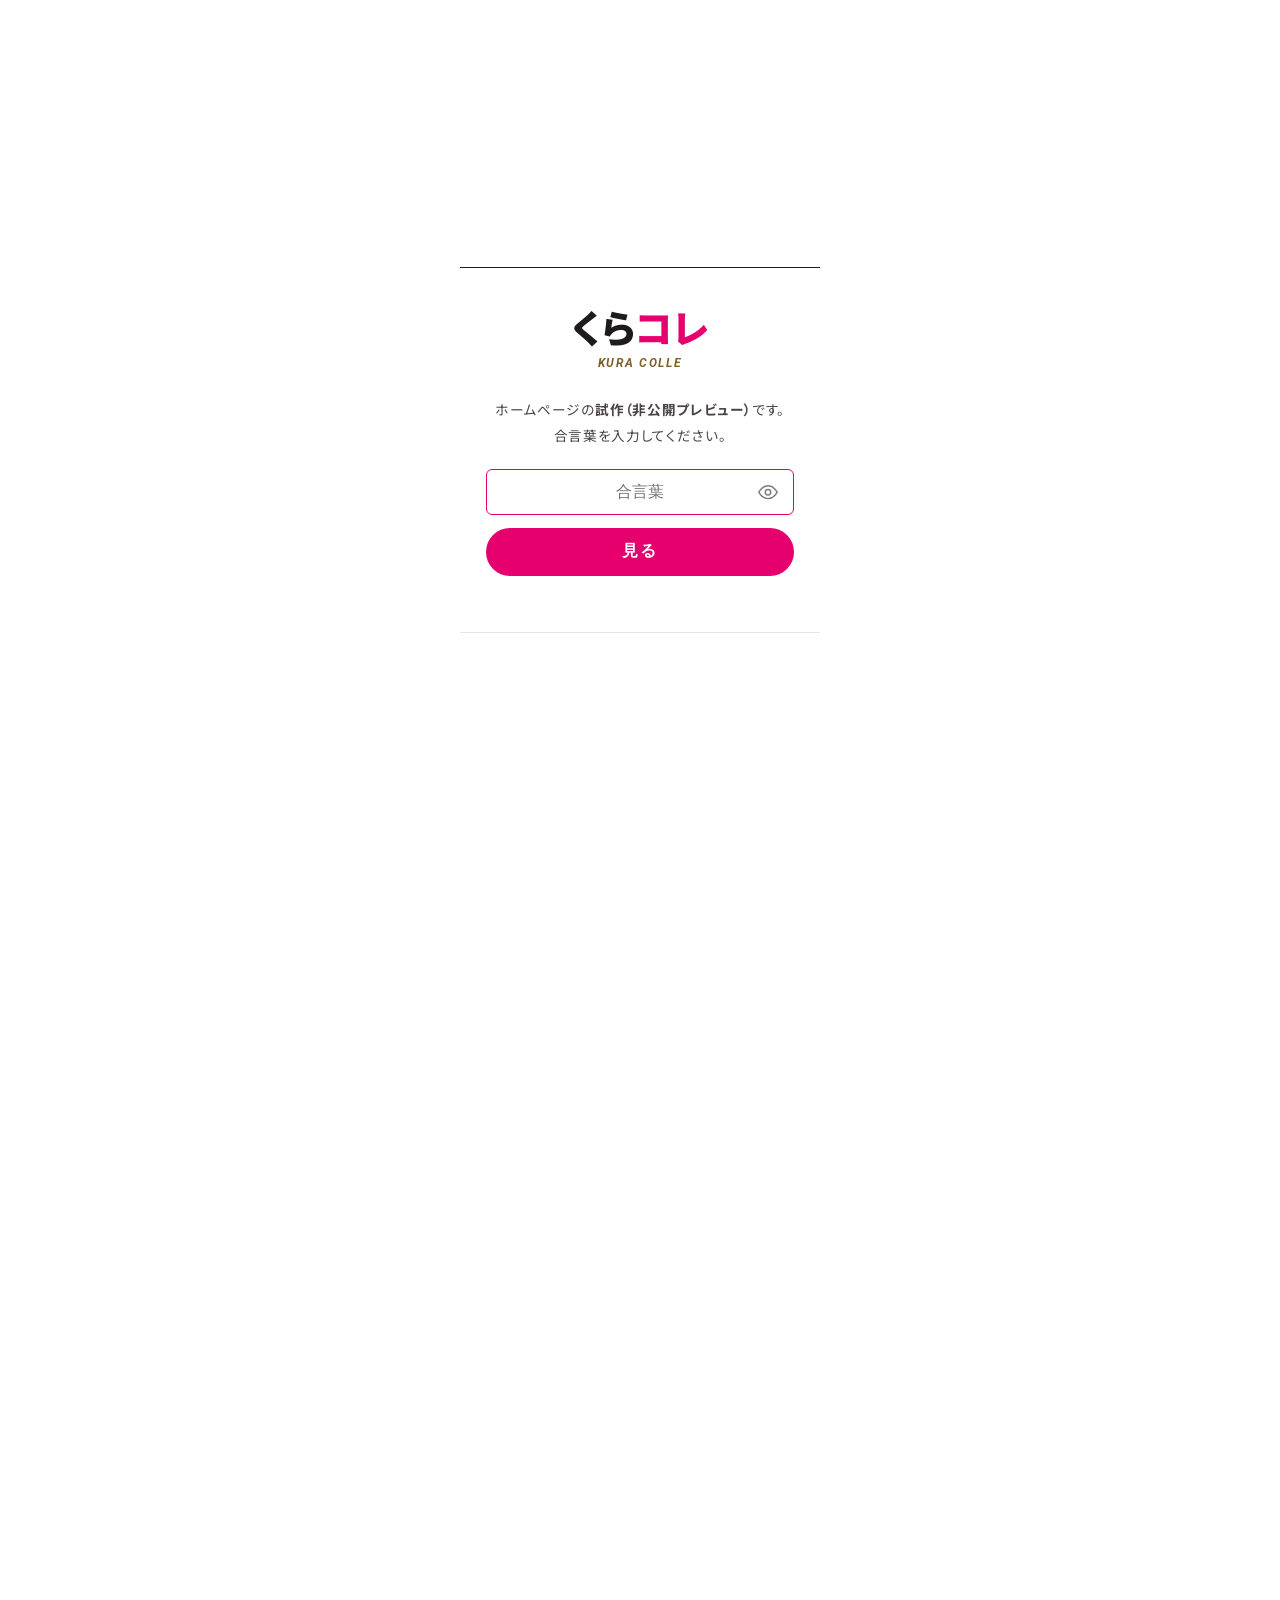
<file: faq.html>
<!doctype html>
<html lang="ja">
<head>
<meta charset="utf-8">
<meta name="viewport" content="width=device-width, initial-scale=1">
<title>よくある質問｜くらコレ</title>
<meta name="description" content="くらコレの出演・協賛・開催についてのよくある質問です。">
<meta name="robots" content="noindex, nofollow"><!-- 公開時に外す -->
<!-- 共有したときの表示（OGP）。URLは仮：置き場所が決まったら https://zenkaikyo.jp/kuracolle/ を直す -->
<link rel="canonical" href="https://zenkaikyo.jp/kuracolle/faq.html">
<meta property="og:title" content="よくある質問｜くらコレ">
<meta property="og:description" content="くらコレの出演・協賛・開催についてのよくある質問です。">
<meta property="og:url" content="https://zenkaikyo.jp/kuracolle/faq.html">
<meta property="og:type" content="article">
<meta property="og:site_name" content="くらコレ（KURA COLLE）">
<meta property="og:locale" content="ja_JP">
<meta property="og:image" content="https://zenkaikyo.jp/kuracolle/img/ogp-v2.jpg">
<meta property="og:image:width" content="1200">
<meta property="og:image:height" content="630">
<meta property="og:image:alt" content="くらコレ　今日のときめきが、明日の暮らしになる。Vol.01 2027.3.14 SUN">
<meta name="twitter:card" content="summary_large_image">
<link rel="preconnect" href="https://fonts.googleapis.com">
<link rel="preconnect" href="https://fonts.gstatic.com" crossorigin>
<link href="https://fonts.googleapis.com/css2?family=Roboto:ital,wght@1,700;1,800&family=Klee+One:wght@400;600&family=Zen+Kurenaido&family=Noto+Sans+JP:wght@400;500;700;900&display=swap" rel="stylesheet">
<script>
  /* ?show-draft を付けると、企画書にない新しい文（draft-copy）を黄色で表示（確認用） */
  if (location.search.indexOf("show-draft") > -1) document.documentElement.classList.add("show-draft");
</script>
<script src="js/gate.js?v=96ed1c16"></script>
<link rel="stylesheet" href="css/style.css?v=20261124k">
</head>
<body>

<a class="skip-link" href="#main">本文へ移動</a>
<header class="site-header" id="top">
  <div class="header-inner">
    <a class="brand" href="index.html" aria-label="くらコレ トップへ">
      <span class="brand-mark">くら<em>コレ</em></span>
      <span class="brand-sub">KURA COLLE<br><small>主催 一般社団法人全国介護支援協会</small></span>
    </a>
    <nav class="gnav" aria-label="メインメニュー">
      <a href="about.html"><span class="nav-en" aria-hidden="true">About</span><span class="nav-jp">くらコレとは</span></a>
      <a href="program.html"><span class="nav-en" aria-hidden="true">Program</span><span class="nav-jp">企画内容</span></a>
      <a href="event.html"><span class="nav-en" aria-hidden="true">Event</span><span class="nav-jp">開催情報</span></a>
      <a href="record.html"><span class="nav-en" aria-hidden="true">Record</span><span class="nav-jp">実績</span></a>
      <a href="news.html"><span class="nav-en" aria-hidden="true">News</span><span class="nav-jp">お知らせ</span></a>
      <a href="faq.html" aria-current="page"><span class="nav-en" aria-hidden="true">FAQ</span><span class="nav-jp">よくある質問</span></a>
    </nav>
    <button class="fs-toggle" type="button" aria-pressed="false" data-fs-toggle><span class="fs-a" aria-hidden="true">A<small>A</small></span><span class="fs-label">文字を大きく</span></button>
    <div class="header-cta">
      <a class="btn btn-fill" href="entry.html">出演を申し込む</a>
      <a class="btn btn-line" href="support.html">協賛・お問い合わせ</a>
    </div>
    <button class="menu-toggle" type="button" aria-expanded="false" aria-controls="drawer">
      <span></span><span></span><span class="sr-only">メニューを開く</span>
    </button>
  </div>
  <div class="drawer" id="drawer" hidden>
    <a href="index.html">トップ</a>
    <a href="about.html"><span class="nav-en" aria-hidden="true">About</span><span class="nav-jp">くらコレとは</span></a>
    <a href="program.html"><span class="nav-en" aria-hidden="true">Program</span><span class="nav-jp">企画内容</span></a>
    <a href="event.html"><span class="nav-en" aria-hidden="true">Event</span><span class="nav-jp">開催情報</span></a>
    <a href="record.html"><span class="nav-en" aria-hidden="true">Record</span><span class="nav-jp">実績</span></a>
    <a href="news.html"><span class="nav-en" aria-hidden="true">News</span><span class="nav-jp">お知らせ</span></a>
    <a href="faq.html" aria-current="page"><span class="nav-en" aria-hidden="true">FAQ</span><span class="nav-jp">よくある質問</span></a>
    <a class="drawer-cta btn-fill" href="entry.html">出演を申し込む</a>
    <a class="drawer-cta btn-line" href="support.html">協賛・お問い合わせ</a>
    <button class="fs-toggle fs-toggle--drawer" type="button" aria-pressed="false" data-fs-toggle><span class="fs-a" aria-hidden="true">A<small>A</small></span><span class="fs-label">文字を大きく</span></button>
  </div>
</header>

<main id="main" tabindex="-1">

<section class="page-hero ">
  <div class="wrap">
    <p class="crumb"><a href="index.html">くらコレ</a><span>／</span>よくある質問</p>
    <p class="sec-en">FAQ</p>
    <h1 class="page-title">よくある質問</h1>
  </div>
</section>

<!-- ========== 07 FAQ ========== -->
<!-- 回答は企画書（2026-11-08）にある内容だけで作成。公開前に要確認 -->
<section class="sec faq" id="faq">
  <div class="wrap faq-inner faq-solo">
    

    <div class="faq-tabs" role="tablist" aria-label="質問の種類">
      <button type="button" role="tab" aria-selected="true" data-faq-tab="all">すべて</button>
      <button type="button" role="tab" aria-selected="false" data-faq-tab="0">出演</button>
      <button type="button" role="tab" aria-selected="false" data-faq-tab="1">企業</button>
      <button type="button" role="tab" aria-selected="false" data-faq-tab="2">開催</button>
    </div>
    <div class="faq-groups">
      <div class="faq-group">
        <h2 class="faq-cat">出演について</h2>
        <details class="faq-item">
          <summary>出演料はかかりますか？</summary>
          <div class="faq-body">
          <p>出演料は無料です。</p>
          </div>
        </details>
        <details class="faq-item">
          <summary>介護事業所でなくても出演できますか？</summary>
          <div class="faq-body">
          <p>はい。高齢の方と介護職のふたり1組のステージが中心ですが、ご家族、学生、商店街の方など、地域の方も出演できます。</p>
          </div>
        </details>
        <details class="faq-item">
          <summary>何組くらいが出演しますか？</summary>
          <div class="faq-body">
          <p>1回の開催で、介護事業所10〜12組程度を公募する予定です。</p>
          </div>
        </details>
        <details class="faq-item">
          <summary>衣装やメイクはどうすればいいですか？</summary>
          <div class="faq-body">
          <p>衣装は各自でご用意いただくことを基本としています。メイク・ヘアは、ボランティアや協賛企業の皆さまがお手伝いします。色や小物をおそろいにする「オソロコーデ」もおすすめです。</p>
          </div>
        </details>
        <details class="faq-item">
          <summary>当日の体調が心配です。</summary>
          <div class="faq-body">
          <p>出演よりも、ご本人の体調と安全をいちばんに大切にします。迷ったときは必ずサポート担当にご相談ください。当日は看護職員が救護にあたります。</p>
          </div>
        </details>
        <details class="faq-item">
          <summary>出演が決まってから本番までの流れを教えてください。</summary>
          <div class="faq-body">
          <ol class="faq-steps">
            <li><b>出演の募集</b>本番の約5か月前から募集します。</li>
            <li><b>出演決定・説明会</b>本番の約3か月前に出演が決まり、説明会を行います。</li>
            <li><b>衣装・紹介文の準備</b>本番の約2か月前から準備を進めます。</li>
            <li><b>ご案内資料・同意書</b>本番の約1か月前に、ご案内資料をお渡しし、個人情報の同意書をいただきます。</li>
            <li><b>リハーサル・本番</b>前日にリハーサルを行い、当日を迎えます。</li>
          </ol>
          </div>
        </details>
      </div>

      <div class="faq-group">
        <h2 class="faq-cat">企業の皆さまへ</h2>
        <details class="faq-item">
          <summary>企業として、どのように関われますか？</summary>
          <div class="faq-body">
          <p>体験・ワークショップの出展、パネル展示やパンフレット配布などの展示・PR出展、衣装・小物・メイクの提供や資金での協賛があります。協賛いただいた企業様は、ステージやチラシでお名前をご紹介します。</p>
          </div>
        </details>
        <details class="faq-item">
          <summary>協賛の金額は決まっていますか？</summary>
          <div class="faq-body">
          <p>開催の規模に応じて変わります。詳しくは、お問い合わせフォームからご相談ください。</p>
          </div>
        </details>
      </div>

      <div class="faq-group">
        <h2 class="faq-cat">開催について</h2>
        <details class="faq-item">
          <summary>いつ、どこで開催しますか？</summary>
          <div class="faq-body">
          <p>第1回は2027年3月14日（日）、名古屋インターナショナルレジェンドホールで開かれる「FUKUSHI FES 2027」のステージで開催します。その後も名古屋市内で、年3回程度の開催を予定しています。</p>
          </div>
        </details>
        <details class="faq-item">
          <summary>だれが主催していますか？</summary>
          <div class="faq-body">
          <p>一般社団法人全国介護支援協会のオリジナル企画です。社会福祉法人フラワー園の山﨑朱美が、コレクションディレクターとして企画の中心を担っています。</p>
          </div>
        </details>
      </div>
    </div>
  </div>
</section>

</main>

<footer class="site-footer">
  <div class="wrap footer-inner">
    <div class="footer-brand">
      <p class="brand-mark">くら<em>コレ</em></p>
      <p class="footer-catch">今日のときめきが、明日の暮らしになる。</p>
      <p class="footer-org"><span>主催</span>一般社団法人全国介護支援協会</p>
    </div>
    <nav class="footer-nav" aria-label="サイトの案内">
      <ul>
        <li><a href="index.html">トップ</a></li>
        <li><a href="about.html">くらコレとは</a></li>
        <li><a href="program.html">企画内容</a></li>
        <li><a href="event.html">開催情報</a></li>
        <li><a href="record.html">実績</a></li>
        <li><a href="news.html">お知らせ</a></li>
        <li><a href="faq.html">よくある質問</a></li>
      </ul>
      <ul>
        <li><a href="entry.html">出演を申し込む</a></li>
        <li><a href="support.html">協賛・お問い合わせ</a></li>
      </ul>
    </nav>
  </div>
  <div class="wrap footer-bottom">
    <small>&copy; 2026 一般社団法人全国介護支援協会<a class="footer-privacy" href="privacy.html">個人情報の取り扱い</a></small>
    <a href="#top" class="to-top">ページの先頭へ</a>
  </div>
</footer>
<div class="sticky-cta" data-sticky-cta>
  <a class="btn btn-fill" href="entry.html">出演・参加を申し込む</a>
</div>

<script src="data/config.js?v=20261124k"></script>
<script src="js/main.js?v=20261124k"></script>
</body>
</html>
</file>
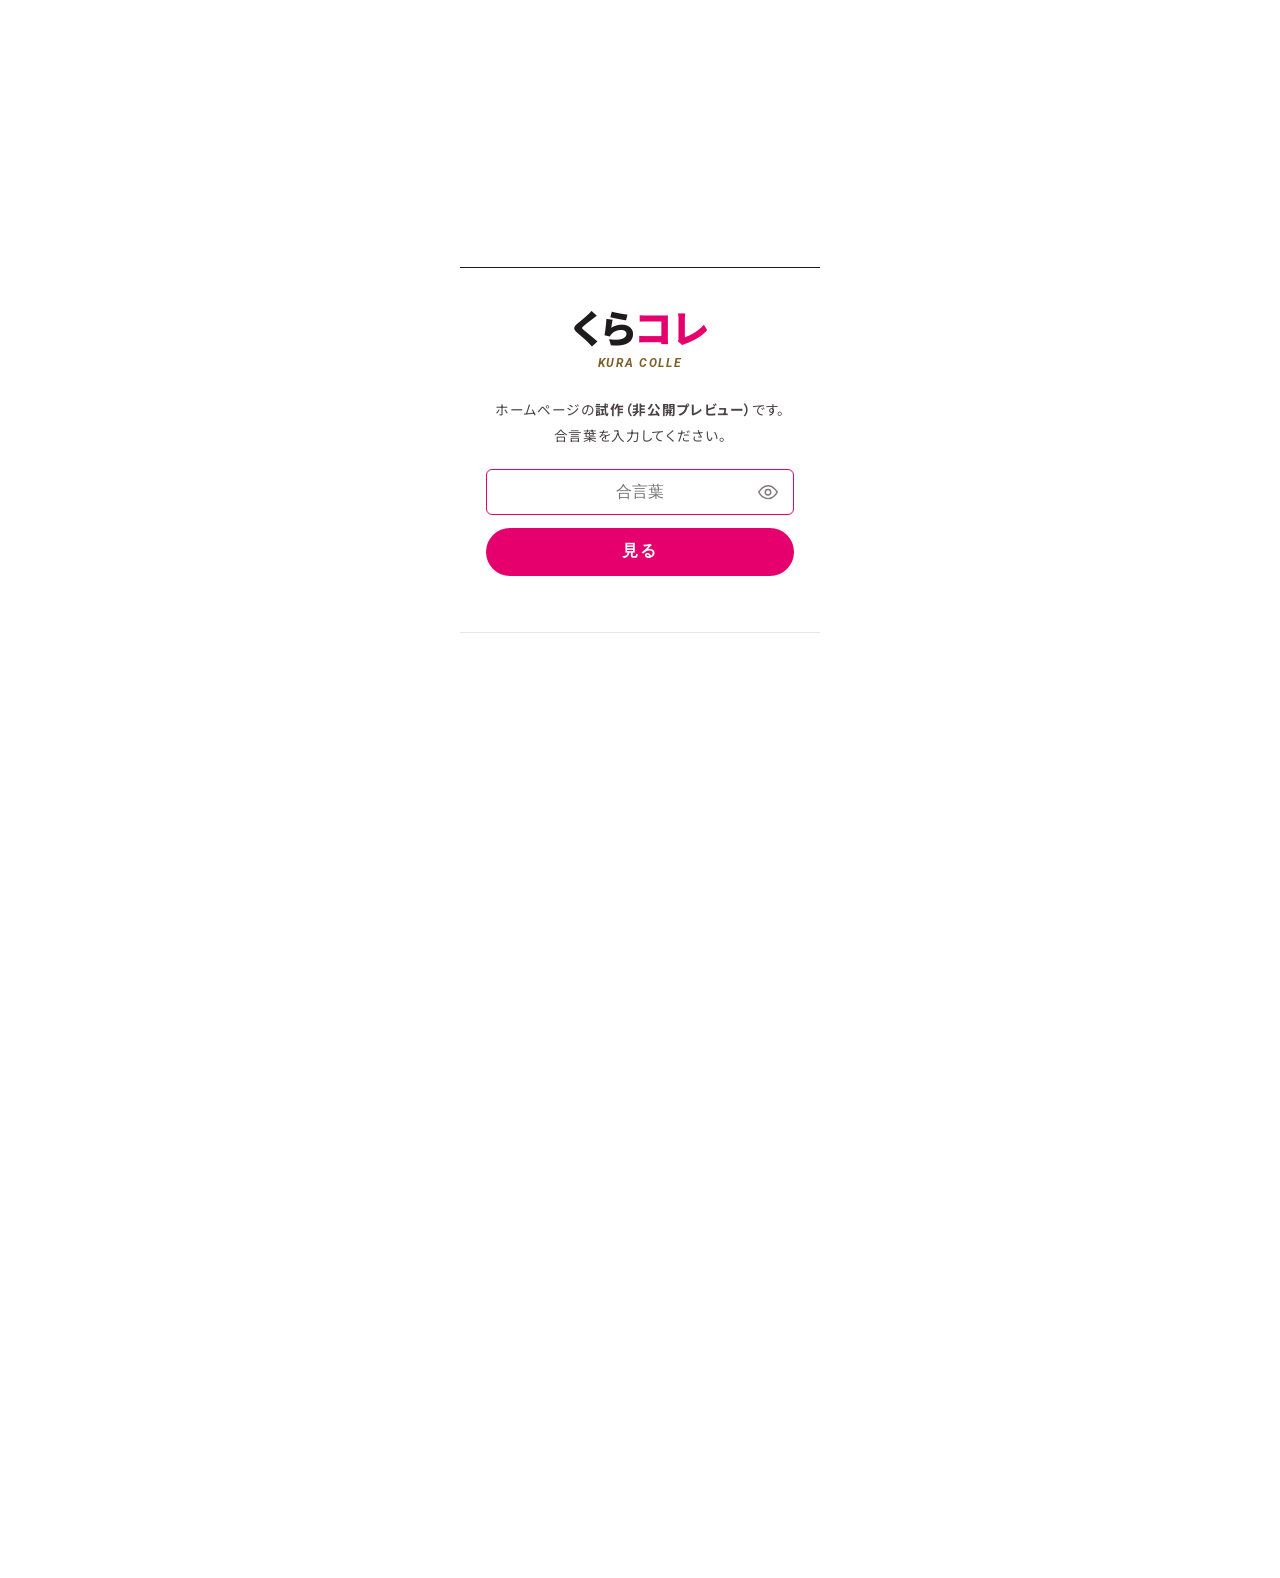
<file: news.html>
<!doctype html>
<html lang="ja">
<head>
<meta charset="utf-8">
<meta name="viewport" content="width=device-width, initial-scale=1">
<title>お知らせ｜くらコレ</title>
<meta name="description" content="くらコレからのお知らせです。">
<meta name="robots" content="noindex, nofollow"><!-- 公開時に外す -->
<!-- 共有したときの表示（OGP）。URLは仮：置き場所が決まったら https://zenkaikyo.jp/kuracolle/ を直す -->
<link rel="canonical" href="https://zenkaikyo.jp/kuracolle/news.html">
<meta property="og:title" content="お知らせ｜くらコレ">
<meta property="og:description" content="くらコレからのお知らせです。">
<meta property="og:url" content="https://zenkaikyo.jp/kuracolle/news.html">
<meta property="og:type" content="article">
<meta property="og:site_name" content="くらコレ（KURA COLLE）">
<meta property="og:locale" content="ja_JP">
<meta property="og:image" content="https://zenkaikyo.jp/kuracolle/img/ogp-v2.jpg">
<meta property="og:image:width" content="1200">
<meta property="og:image:height" content="630">
<meta property="og:image:alt" content="くらコレ　今日のときめきが、明日の暮らしになる。Vol.01 2027.3.14 SUN">
<meta name="twitter:card" content="summary_large_image">
<link rel="preconnect" href="https://fonts.googleapis.com">
<link rel="preconnect" href="https://fonts.gstatic.com" crossorigin>
<link href="https://fonts.googleapis.com/css2?family=Roboto:ital,wght@1,700;1,800&family=Klee+One:wght@400;600&family=Zen+Kurenaido&family=Noto+Sans+JP:wght@400;500;700;900&display=swap" rel="stylesheet">
<script>
  /* ?show-draft を付けると、企画書にない新しい文（draft-copy）を黄色で表示（確認用） */
  if (location.search.indexOf("show-draft") > -1) document.documentElement.classList.add("show-draft");
</script>
<script src="js/gate.js?v=96ed1c16"></script>
<link rel="stylesheet" href="css/style.css?v=20261124k">
</head>
<body>

<a class="skip-link" href="#main">本文へ移動</a>
<header class="site-header" id="top">
  <div class="header-inner">
    <a class="brand" href="index.html" aria-label="くらコレ トップへ">
      <span class="brand-mark">くら<em>コレ</em></span>
      <span class="brand-sub">KURA COLLE<br><small>主催 一般社団法人全国介護支援協会</small></span>
    </a>
    <nav class="gnav" aria-label="メインメニュー">
      <a href="about.html"><span class="nav-en" aria-hidden="true">About</span><span class="nav-jp">くらコレとは</span></a>
      <a href="program.html"><span class="nav-en" aria-hidden="true">Program</span><span class="nav-jp">企画内容</span></a>
      <a href="event.html"><span class="nav-en" aria-hidden="true">Event</span><span class="nav-jp">開催情報</span></a>
      <a href="record.html"><span class="nav-en" aria-hidden="true">Record</span><span class="nav-jp">実績</span></a>
      <a href="news.html" aria-current="page"><span class="nav-en" aria-hidden="true">News</span><span class="nav-jp">お知らせ</span></a>
      <a href="faq.html"><span class="nav-en" aria-hidden="true">FAQ</span><span class="nav-jp">よくある質問</span></a>
    </nav>
    <button class="fs-toggle" type="button" aria-pressed="false" data-fs-toggle><span class="fs-a" aria-hidden="true">A<small>A</small></span><span class="fs-label">文字を大きく</span></button>
    <div class="header-cta">
      <a class="btn btn-fill" href="entry.html">出演を申し込む</a>
      <a class="btn btn-line" href="support.html">協賛・お問い合わせ</a>
    </div>
    <button class="menu-toggle" type="button" aria-expanded="false" aria-controls="drawer">
      <span></span><span></span><span class="sr-only">メニューを開く</span>
    </button>
  </div>
  <div class="drawer" id="drawer" hidden>
    <a href="index.html">トップ</a>
    <a href="about.html"><span class="nav-en" aria-hidden="true">About</span><span class="nav-jp">くらコレとは</span></a>
    <a href="program.html"><span class="nav-en" aria-hidden="true">Program</span><span class="nav-jp">企画内容</span></a>
    <a href="event.html"><span class="nav-en" aria-hidden="true">Event</span><span class="nav-jp">開催情報</span></a>
    <a href="record.html"><span class="nav-en" aria-hidden="true">Record</span><span class="nav-jp">実績</span></a>
    <a href="news.html" aria-current="page"><span class="nav-en" aria-hidden="true">News</span><span class="nav-jp">お知らせ</span></a>
    <a href="faq.html"><span class="nav-en" aria-hidden="true">FAQ</span><span class="nav-jp">よくある質問</span></a>
    <a class="drawer-cta btn-fill" href="entry.html">出演を申し込む</a>
    <a class="drawer-cta btn-line" href="support.html">協賛・お問い合わせ</a>
    <button class="fs-toggle fs-toggle--drawer" type="button" aria-pressed="false" data-fs-toggle><span class="fs-a" aria-hidden="true">A<small>A</small></span><span class="fs-label">文字を大きく</span></button>
  </div>
</header>

<main id="main" tabindex="-1">

<section class="page-hero ">
  <div class="wrap">
    <p class="crumb"><a href="index.html">くらコレ</a><span>／</span>お知らせ</p>
    <p class="sec-en">News</p>
    <h1 class="page-title">お知らせ</h1>
  </div>
</section>

<section class="sec news-page">
  <div class="wrap">
    <ul class="news-grid" id="news-all"></ul>
  </div>
</section>

</main>

<footer class="site-footer">
  <div class="wrap footer-inner">
    <div class="footer-brand">
      <p class="brand-mark">くら<em>コレ</em></p>
      <p class="footer-catch">今日のときめきが、明日の暮らしになる。</p>
      <p class="footer-org"><span>主催</span>一般社団法人全国介護支援協会</p>
    </div>
    <nav class="footer-nav" aria-label="サイトの案内">
      <ul>
        <li><a href="index.html">トップ</a></li>
        <li><a href="about.html">くらコレとは</a></li>
        <li><a href="program.html">企画内容</a></li>
        <li><a href="event.html">開催情報</a></li>
        <li><a href="record.html">実績</a></li>
        <li><a href="news.html">お知らせ</a></li>
        <li><a href="faq.html">よくある質問</a></li>
      </ul>
      <ul>
        <li><a href="entry.html">出演を申し込む</a></li>
        <li><a href="support.html">協賛・お問い合わせ</a></li>
      </ul>
    </nav>
  </div>
  <div class="wrap footer-bottom">
    <small>&copy; 2026 一般社団法人全国介護支援協会<a class="footer-privacy" href="privacy.html">個人情報の取り扱い</a></small>
    <a href="#top" class="to-top">ページの先頭へ</a>
  </div>
</footer>
<div class="sticky-cta" data-sticky-cta>
  <a class="btn btn-fill" href="entry.html">出演・参加を申し込む</a>
</div>

<script src="data/news.js?v=20261124k"></script>
<script src="data/config.js?v=20261124k"></script>
<script src="js/main.js?v=20261124k"></script>
</body>
</html>
</file>
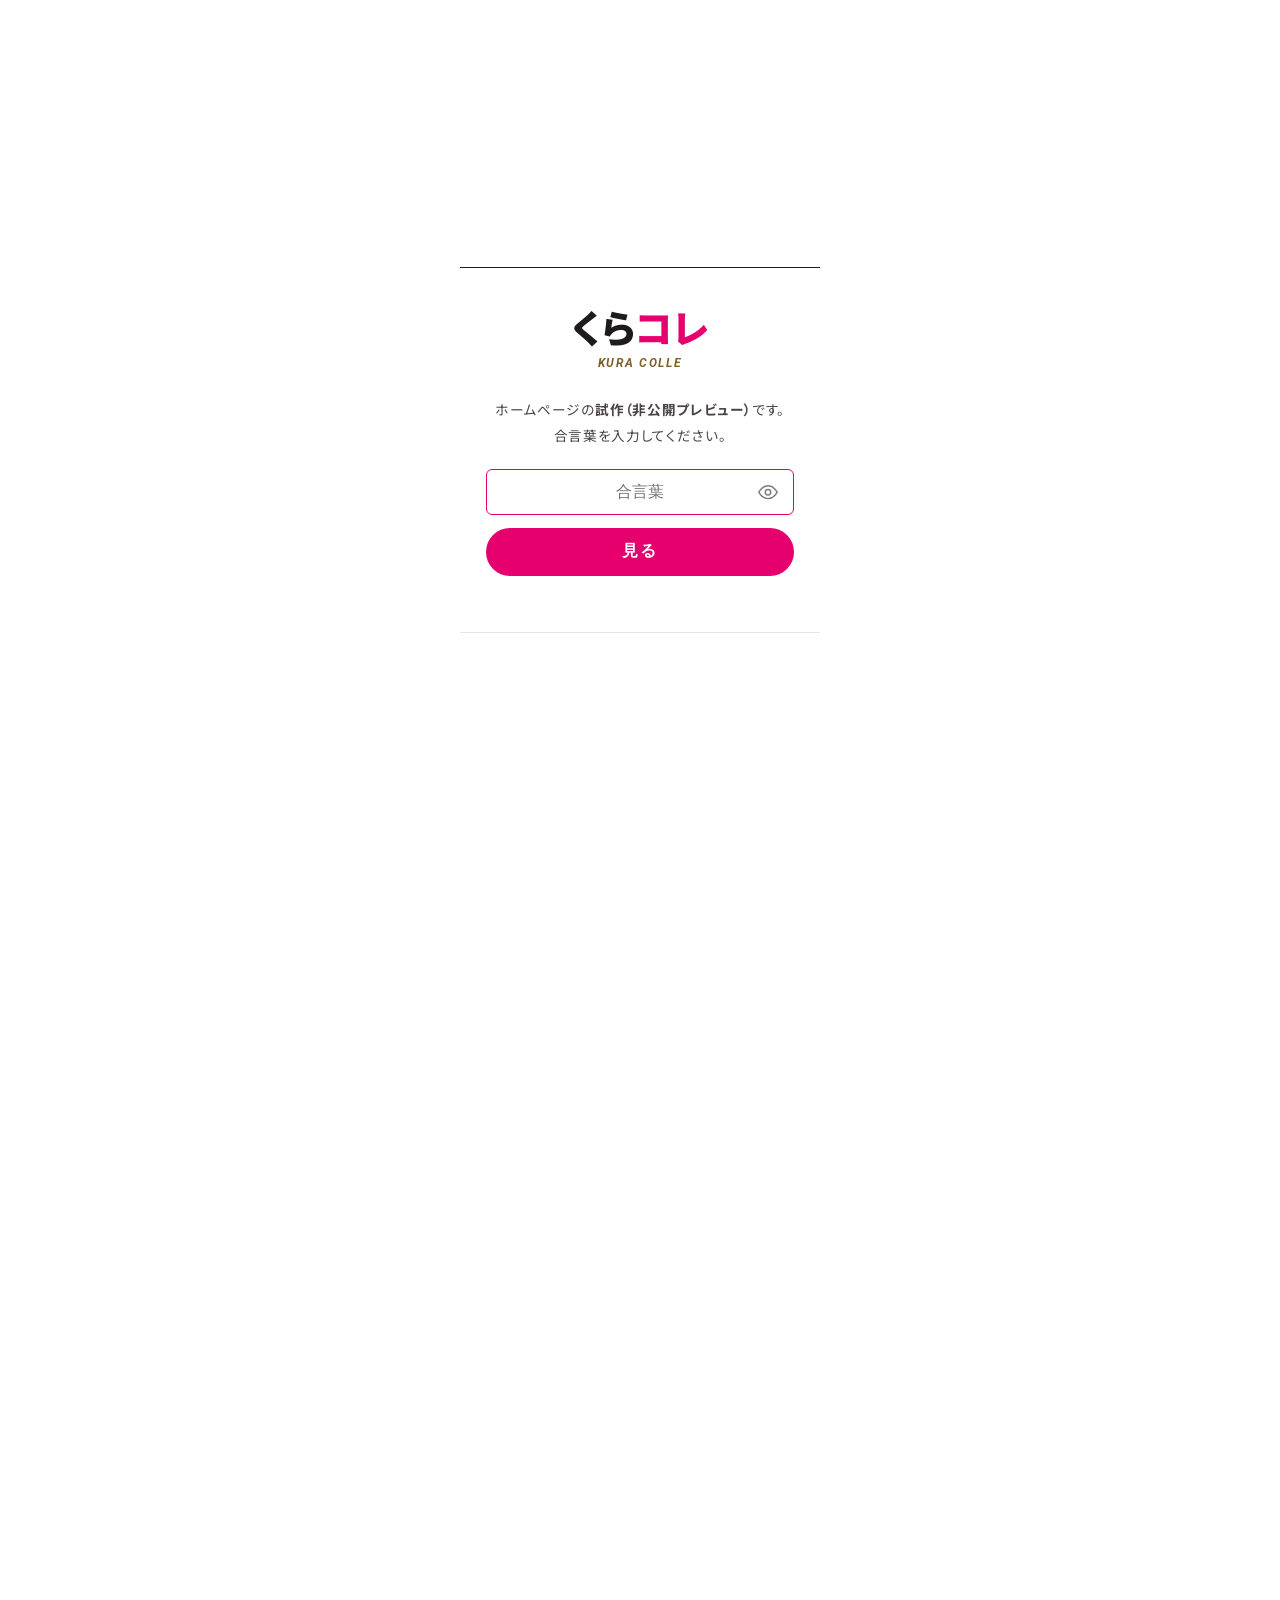
<file: privacy.html>
<!doctype html>
<html lang="ja">
<head>
<meta charset="utf-8">
<meta name="viewport" content="width=device-width, initial-scale=1">
<title>個人情報の取り扱い｜くらコレ</title>
<meta name="description" content="くらコレ（主催：一般社団法人全国介護支援協会）における個人情報の取り扱いについて。">
<meta name="robots" content="noindex, nofollow"><!-- 公開時に外す -->
<!-- 共有したときの表示（OGP）。URLは仮：置き場所が決まったら https://zenkaikyo.jp/kuracolle/ を直す -->
<link rel="canonical" href="https://zenkaikyo.jp/kuracolle/privacy.html">
<meta property="og:title" content="個人情報の取り扱い｜くらコレ">
<meta property="og:description" content="くらコレ（主催：一般社団法人全国介護支援協会）における個人情報の取り扱いについて。">
<meta property="og:url" content="https://zenkaikyo.jp/kuracolle/privacy.html">
<meta property="og:type" content="article">
<meta property="og:site_name" content="くらコレ（KURA COLLE）">
<meta property="og:locale" content="ja_JP">
<meta property="og:image" content="https://zenkaikyo.jp/kuracolle/img/ogp-v2.jpg">
<meta property="og:image:width" content="1200">
<meta property="og:image:height" content="630">
<meta property="og:image:alt" content="くらコレ　今日のときめきが、明日の暮らしになる。Vol.01 2027.3.14 SUN">
<meta name="twitter:card" content="summary_large_image">
<link rel="preconnect" href="https://fonts.googleapis.com">
<link rel="preconnect" href="https://fonts.gstatic.com" crossorigin>
<link href="https://fonts.googleapis.com/css2?family=Roboto:ital,wght@1,700;1,800&family=Klee+One:wght@400;600&family=Zen+Kurenaido&family=Noto+Sans+JP:wght@400;500;700;900&display=swap" rel="stylesheet">
<script>
  /* ?show-draft を付けると、企画書にない新しい文（draft-copy）を黄色で表示（確認用） */
  if (location.search.indexOf("show-draft") > -1) document.documentElement.classList.add("show-draft");
</script>
<script src="js/gate.js?v=96ed1c16"></script>
<link rel="stylesheet" href="css/style.css?v=20261124k">
</head>
<body>

<a class="skip-link" href="#main">本文へ移動</a>
<header class="site-header" id="top">
  <div class="header-inner">
    <a class="brand" href="index.html" aria-label="くらコレ トップへ">
      <span class="brand-mark">くら<em>コレ</em></span>
      <span class="brand-sub">KURA COLLE<br><small>主催 一般社団法人全国介護支援協会</small></span>
    </a>
    <nav class="gnav" aria-label="メインメニュー">
      <a href="about.html"><span class="nav-en" aria-hidden="true">About</span><span class="nav-jp">くらコレとは</span></a>
      <a href="program.html"><span class="nav-en" aria-hidden="true">Program</span><span class="nav-jp">企画内容</span></a>
      <a href="event.html"><span class="nav-en" aria-hidden="true">Event</span><span class="nav-jp">開催情報</span></a>
      <a href="record.html"><span class="nav-en" aria-hidden="true">Record</span><span class="nav-jp">実績</span></a>
      <a href="news.html"><span class="nav-en" aria-hidden="true">News</span><span class="nav-jp">お知らせ</span></a>
      <a href="faq.html"><span class="nav-en" aria-hidden="true">FAQ</span><span class="nav-jp">よくある質問</span></a>
    </nav>
    <button class="fs-toggle" type="button" aria-pressed="false" data-fs-toggle><span class="fs-a" aria-hidden="true">A<small>A</small></span><span class="fs-label">文字を大きく</span></button>
    <div class="header-cta">
      <a class="btn btn-fill" href="entry.html">出演を申し込む</a>
      <a class="btn btn-line" href="support.html">協賛・お問い合わせ</a>
    </div>
    <button class="menu-toggle" type="button" aria-expanded="false" aria-controls="drawer">
      <span></span><span></span><span class="sr-only">メニューを開く</span>
    </button>
  </div>
  <div class="drawer" id="drawer" hidden>
    <a href="index.html">トップ</a>
    <a href="about.html"><span class="nav-en" aria-hidden="true">About</span><span class="nav-jp">くらコレとは</span></a>
    <a href="program.html"><span class="nav-en" aria-hidden="true">Program</span><span class="nav-jp">企画内容</span></a>
    <a href="event.html"><span class="nav-en" aria-hidden="true">Event</span><span class="nav-jp">開催情報</span></a>
    <a href="record.html"><span class="nav-en" aria-hidden="true">Record</span><span class="nav-jp">実績</span></a>
    <a href="news.html"><span class="nav-en" aria-hidden="true">News</span><span class="nav-jp">お知らせ</span></a>
    <a href="faq.html"><span class="nav-en" aria-hidden="true">FAQ</span><span class="nav-jp">よくある質問</span></a>
    <a class="drawer-cta btn-fill" href="entry.html">出演を申し込む</a>
    <a class="drawer-cta btn-line" href="support.html">協賛・お問い合わせ</a>
    <button class="fs-toggle fs-toggle--drawer" type="button" aria-pressed="false" data-fs-toggle><span class="fs-a" aria-hidden="true">A<small>A</small></span><span class="fs-label">文字を大きく</span></button>
  </div>
</header>

<main id="main" tabindex="-1">

<section class="page-hero ">
  <div class="wrap">
    <p class="crumb"><a href="index.html">くらコレ</a><span>／</span>個人情報の取り扱い</p>
    <p class="sec-en">Privacy</p>
    <h1 class="page-title">個人情報の取り扱い</h1>
  </div>
</section>

<!-- 個人情報の取り扱い（2026-11-24 丸山さん確認済み。窓口はメールのみ。制定日は公開日に入れる） -->
<section class="sec privacy">
  <div class="wrap privacy-inner">
    <p class="privacy-lead">一般社団法人全国介護支援協会（以下「当協会」）は、「くらコレ」の運営にあたり、お預かりする個人情報を次のとおり大切に取り扱います。</p>

    <section class="pv-item">
      <h2>1. お預かりする情報</h2>
      <p>出演・参加のお申し込み、出展・協賛・取材などのお問い合わせの際に、次の情報をお預かりします。</p>
      <ul>
        <li>お名前、ふりがな、メールアドレス、電話番号</li>
        <li>事業所名・会社名・団体名、所在地（市区町村）、部署名</li>
        <li>出演されるご本人と介護職のお名前、ご本人の年代、ステージを歩くときの様子</li>
        <li>エピソード・ご質問・お問い合わせの内容など、ご記入いただいた事項</li>
      </ul>
    </section>

    <section class="pv-item">
      <h2>2. 使う目的</h2>
      <ul>
        <li>お申し込み・お問い合わせへのご連絡とご回答</li>
        <li>出演者の決定、説明会・リハーサル・当日の運営</li>
        <li>出演されるご本人の体調と安全に配慮した進行の準備</li>
        <li>ステージで司会が読み上げる紹介文の作成</li>
        <li>イベント保険の加入手続き</li>
        <li>当日の救護と、体調が悪くなったときなどの緊急のご連絡</li>
        <li>開催後のアンケートのお願い</li>
        <li>参加者数などの集計（個人が分からない形にして、実績として公開することがあります）</li>
        <li>助成金・補助金の実績報告や、コンテストへの応募（個人が分からない形で使います）</li>
        <li>出展・協賛に関する事務手続き（請求書・領収書のやりとり、ブースの調整など）</li>
        <li>取材の日程の調整や、出演者への取材のお願いの取り次ぎ</li>
      </ul>
      <p>これ以外の目的には使いません。</p>
    </section>

    <section class="pv-item">
      <h2>3. 写真・動画とお名前の掲載</h2>
      <p>ステージで撮影した写真・動画や出演者のお名前を、このサイト・SNS・報告資料などに載せる場合は、本番の前にいただく同意書の範囲で行います。ステージで紹介するお名前は、ニックネームでもかまいません。</p>
    </section>

    <section class="pv-item">
      <h2>4. ほかの人・会社へ渡すこと</h2>
      <p>法令に基づく場合と、イベント保険の加入手続きのために保険会社へお名前などを伝える場合を除き、ご本人の同意なく第三者に提供することはありません。くらコレの開催にあたり、協働運営者や会場など開催に必要な関係先と、必要な範囲で情報を共有する場合は、事前にお知らせします。</p>
    </section>

    <section class="pv-item">
      <h2>5. 管理の方法</h2>
      <p>お預かりした情報は、当協会の担当者だけが見られる場所で管理し、なくなったり外に漏れたりしないよう注意します。目的を果たしたあとは、適切な方法で消去します。</p>
    </section>

    <section class="pv-item">
      <h2>6. 確認・訂正・削除のご依頼</h2>
      <p>ご自身の情報の確認・訂正・利用の停止・削除をご希望の場合は、下記の窓口までご連絡ください。ご本人であることを確認のうえ、対応します。</p>
    </section>

    <section class="pv-item">
      <h2>7. お問い合わせ窓口</h2>
      <dl class="pv-contact">
        <div><dt>名称</dt><dd>一般社団法人全国介護支援協会（くらコレ事務局）</dd></div>
        <div><dt>所在地</dt><dd>〒454-0005 愛知県名古屋市中川区西日置町十丁目107番地</dd></div>
        <div><dt>メール</dt><dd>jimu@zenkaikyo.jp</dd></div>
      </dl>
    </section>

    <p class="pv-date">制定日：2026年◯月◯日（公開日に合わせて入れる）</p>
  </div>
</section>

</main>

<footer class="site-footer">
  <div class="wrap footer-inner">
    <div class="footer-brand">
      <p class="brand-mark">くら<em>コレ</em></p>
      <p class="footer-catch">今日のときめきが、明日の暮らしになる。</p>
      <p class="footer-org"><span>主催</span>一般社団法人全国介護支援協会</p>
    </div>
    <nav class="footer-nav" aria-label="サイトの案内">
      <ul>
        <li><a href="index.html">トップ</a></li>
        <li><a href="about.html">くらコレとは</a></li>
        <li><a href="program.html">企画内容</a></li>
        <li><a href="event.html">開催情報</a></li>
        <li><a href="record.html">実績</a></li>
        <li><a href="news.html">お知らせ</a></li>
        <li><a href="faq.html">よくある質問</a></li>
      </ul>
      <ul>
        <li><a href="entry.html">出演を申し込む</a></li>
        <li><a href="support.html">協賛・お問い合わせ</a></li>
      </ul>
    </nav>
  </div>
  <div class="wrap footer-bottom">
    <small>&copy; 2026 一般社団法人全国介護支援協会<a class="footer-privacy" href="privacy.html">個人情報の取り扱い</a></small>
    <a href="#top" class="to-top">ページの先頭へ</a>
  </div>
</footer>
<div class="sticky-cta" data-sticky-cta>
  <a class="btn btn-fill" href="entry.html">出演・参加を申し込む</a>
</div>

<script src="data/config.js?v=20261124k"></script>
<script src="js/main.js?v=20261124k"></script>
</body>
</html>
</file>
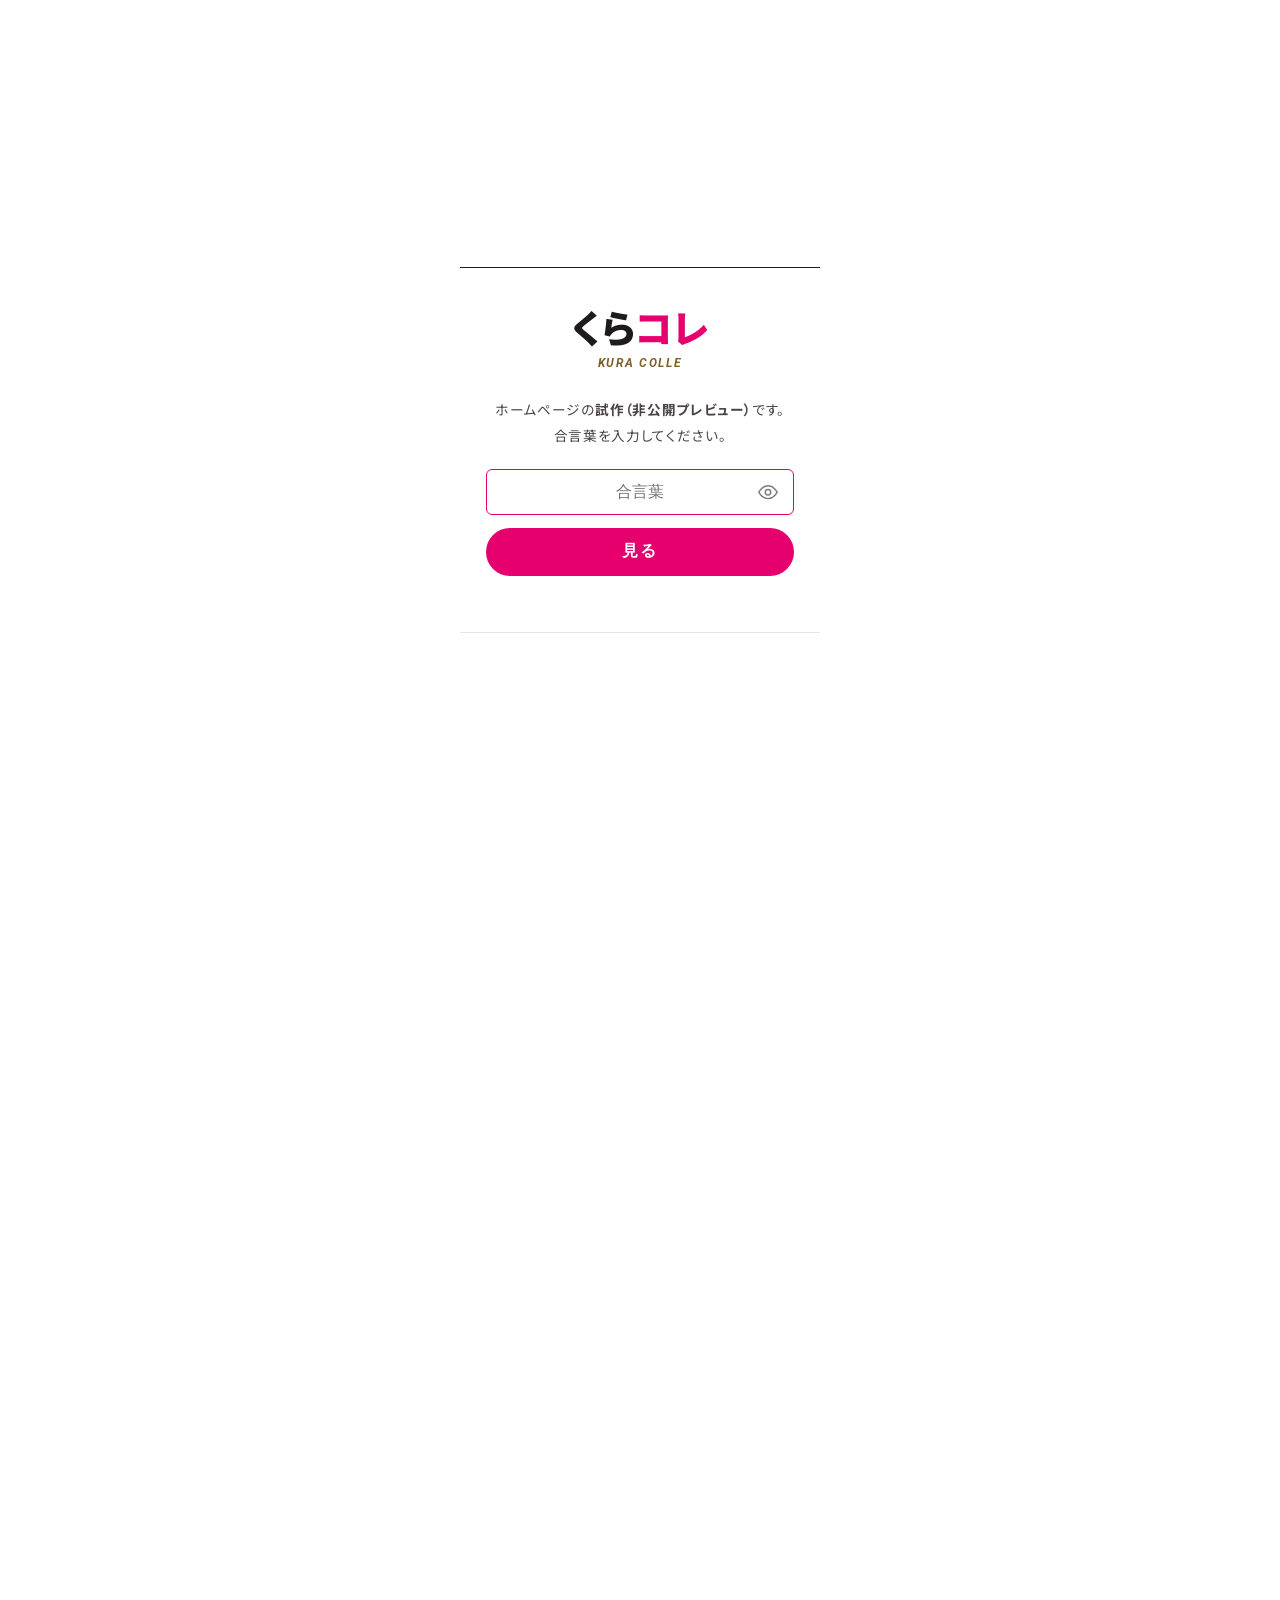
<file: program.html>
<!doctype html>
<html lang="ja">
<head>
<meta charset="utf-8">
<meta name="viewport" content="width=device-width, initial-scale=1">
<title>企画内容｜くらコレ</title>
<meta name="description" content="くらコレの企画内容。ファッションステージ、体験・ワークショップ、展示・発信の3つの柱と、実施概要を紹介します。">
<meta name="robots" content="noindex, nofollow"><!-- 公開時に外す -->
<!-- 共有したときの表示（OGP）。URLは仮：置き場所が決まったら https://zenkaikyo.jp/kuracolle/ を直す -->
<link rel="canonical" href="https://zenkaikyo.jp/kuracolle/program.html">
<meta property="og:title" content="企画内容｜くらコレ">
<meta property="og:description" content="くらコレの企画内容。ファッションステージ、体験・ワークショップ、展示・発信の3つの柱と、実施概要を紹介します。">
<meta property="og:url" content="https://zenkaikyo.jp/kuracolle/program.html">
<meta property="og:type" content="article">
<meta property="og:site_name" content="くらコレ（KURA COLLE）">
<meta property="og:locale" content="ja_JP">
<meta property="og:image" content="https://zenkaikyo.jp/kuracolle/img/ogp-v2.jpg">
<meta property="og:image:width" content="1200">
<meta property="og:image:height" content="630">
<meta property="og:image:alt" content="くらコレ　今日のときめきが、明日の暮らしになる。Vol.01 2027.3.14 SUN">
<meta name="twitter:card" content="summary_large_image">
<link rel="preconnect" href="https://fonts.googleapis.com">
<link rel="preconnect" href="https://fonts.gstatic.com" crossorigin>
<link href="https://fonts.googleapis.com/css2?family=Roboto:ital,wght@1,700;1,800&family=Klee+One:wght@400;600&family=Zen+Kurenaido&family=Noto+Sans+JP:wght@400;500;700;900&display=swap" rel="stylesheet">
<script>
  /* ?show-draft を付けると、企画書にない新しい文（draft-copy）を黄色で表示（確認用） */
  if (location.search.indexOf("show-draft") > -1) document.documentElement.classList.add("show-draft");
</script>
<script src="js/gate.js?v=96ed1c16"></script>
<link rel="stylesheet" href="css/style.css?v=20261124k">
</head>
<body>

<a class="skip-link" href="#main">本文へ移動</a>
<header class="site-header" id="top">
  <div class="header-inner">
    <a class="brand" href="index.html" aria-label="くらコレ トップへ">
      <span class="brand-mark">くら<em>コレ</em></span>
      <span class="brand-sub">KURA COLLE<br><small>主催 一般社団法人全国介護支援協会</small></span>
    </a>
    <nav class="gnav" aria-label="メインメニュー">
      <a href="about.html"><span class="nav-en" aria-hidden="true">About</span><span class="nav-jp">くらコレとは</span></a>
      <a href="program.html" aria-current="page"><span class="nav-en" aria-hidden="true">Program</span><span class="nav-jp">企画内容</span></a>
      <a href="event.html"><span class="nav-en" aria-hidden="true">Event</span><span class="nav-jp">開催情報</span></a>
      <a href="record.html"><span class="nav-en" aria-hidden="true">Record</span><span class="nav-jp">実績</span></a>
      <a href="news.html"><span class="nav-en" aria-hidden="true">News</span><span class="nav-jp">お知らせ</span></a>
      <a href="faq.html"><span class="nav-en" aria-hidden="true">FAQ</span><span class="nav-jp">よくある質問</span></a>
    </nav>
    <button class="fs-toggle" type="button" aria-pressed="false" data-fs-toggle><span class="fs-a" aria-hidden="true">A<small>A</small></span><span class="fs-label">文字を大きく</span></button>
    <div class="header-cta">
      <a class="btn btn-fill" href="entry.html">出演を申し込む</a>
      <a class="btn btn-line" href="support.html">協賛・お問い合わせ</a>
    </div>
    <button class="menu-toggle" type="button" aria-expanded="false" aria-controls="drawer">
      <span></span><span></span><span class="sr-only">メニューを開く</span>
    </button>
  </div>
  <div class="drawer" id="drawer" hidden>
    <a href="index.html">トップ</a>
    <a href="about.html"><span class="nav-en" aria-hidden="true">About</span><span class="nav-jp">くらコレとは</span></a>
    <a href="program.html" aria-current="page"><span class="nav-en" aria-hidden="true">Program</span><span class="nav-jp">企画内容</span></a>
    <a href="event.html"><span class="nav-en" aria-hidden="true">Event</span><span class="nav-jp">開催情報</span></a>
    <a href="record.html"><span class="nav-en" aria-hidden="true">Record</span><span class="nav-jp">実績</span></a>
    <a href="news.html"><span class="nav-en" aria-hidden="true">News</span><span class="nav-jp">お知らせ</span></a>
    <a href="faq.html"><span class="nav-en" aria-hidden="true">FAQ</span><span class="nav-jp">よくある質問</span></a>
    <a class="drawer-cta btn-fill" href="entry.html">出演を申し込む</a>
    <a class="drawer-cta btn-line" href="support.html">協賛・お問い合わせ</a>
    <button class="fs-toggle fs-toggle--drawer" type="button" aria-pressed="false" data-fs-toggle><span class="fs-a" aria-hidden="true">A<small>A</small></span><span class="fs-label">文字を大きく</span></button>
  </div>
</header>

<main id="main" tabindex="-1">

<section class="page-hero ">
  <div class="wrap">
    <p class="crumb"><a href="index.html">くらコレ</a><span>／</span>企画内容</p>
    <p class="sec-en">Program</p>
    <h1 class="page-title">見る、やってみる、知る。</h1>
    <p class="page-lead">おしゃれをきっかけに、一人ひとりの「暮らしのストーリー」を届けます。ステージを「見る」だけでなく、「やってみる」「知る」まで楽しめる、3つの柱でつくります。</p>
  </div>
</section>

<!-- ========== 03 PROGRAM ========== -->
<section class="sec program" id="program">
  <div class="wrap">
    <header class="sec-head">
      <p class="sec-no">01</p>
      <p class="sec-en">Three pillars</p>
      <h2 class="sec-title">3つの柱</h2>
    </header>

    <ol class="pillars">
      <li class="pillar">
        <p class="pillar-no">01</p>
        <div class="pillar-body">
          <p class="pillar-en">Fashion Stage</p>
          <h3>ファッションステージ</h3>
          <p>高齢の方と介護職がふたり1組で歩くステージが中心です。ご家族、学生、商店街の方など、地域の方も出演できます。司会が、おふたりのエピソードや事業所の紹介を読み上げます。</p>
          <ul class="pillar-points">
            <li><b>オソロコーデ</b>色や小物をおそろいにして、ふたりのつながりを表します。</li>
            <li><b>衣装・メイク</b>衣装は各自で用意することを基本に、メイク・ヘアはボランティアや協賛企業様がお手伝いします。</li>
          </ul>
        </div>
      </li>
      <li class="pillar">
        <p class="pillar-no">02</p>
        <div class="pillar-body">
          <p class="pillar-en">Workshop</p>
          <h3>体験・ワークショップ</h3>
          <p>来場者が「やってみる」ことで、暮らしのときめきを持ち帰るコーナーです。</p>
          <p class="pillar-ex">おしゃれ・メイク・ヘアアレンジ・ネイルの体験／着こなし相談／福祉用具の体験／介護の仕事体験 など</p>
        </div>
      </li>
      <li class="pillar">
        <p class="pillar-no">03</p>
        <div class="pillar-body">
          <p class="pillar-en">Exhibition</p>
          <h3>展示・発信</h3>
          <p>「その人らしい暮らしを実現するために、どんなサービスがあるか」を知ってもらうコーナーです。日々の暮らしや事業所の取り組みを紹介し、介護の魅力を発信します。</p>
          <p class="pillar-ex">介護サービス／住まい／移動／食事／見守り／趣味・学び など</p>
        </div>
      </li>
    </ol>
  </div>
</section>

<!-- ========== 06 OUTLINE ========== -->
<section class="sec outline" id="outline">
  <div class="wrap outline-inner">
    <header class="sec-head">
      <p class="sec-no">02</p>
      <p class="sec-en">Outline</p>
      <h2 class="sec-title">実施概要</h2>
    </header>
    <dl class="outline-list">
      <div><dt>名称</dt><dd>くらコレ（KURA COLLE）</dd></div>
      <div><dt>テーマ</dt><dd>今日のときめきが、明日の暮らしになる。</dd></div>
      <div><dt>内容</dt><dd>ファッションステージ／体験・ワークショップ／展示・発信</dd></div>
      <div><dt>対象</dt><dd>高齢の方・介護職・ご家族・地域の方・企業様 など</dd></div>
      <div><dt>主催</dt><dd>一般社団法人全国介護支援協会</dd></div>
      <div><dt>コレクションディレクター</dt><dd>山﨑 朱美（社会福祉法人フラワー園）</dd></div>
      <div><dt>第1回 開催日</dt><dd>2027年3月14日（日）<small class="dd-note">会場は12:15開場。くらコレの出演時間は決まり次第お知らせします。</small></dd></div>
      <div><dt>第1回 会場</dt><dd>名古屋インターナショナルレジェンドホール<small class="dd-note">「FUKUSHI FES 2027」のステージにて／名古屋市中区大須1-7-26（地下鉄「大須観音駅」4番出口から徒歩約3分）</small></dd></div>
      <div><dt>観覧</dt><dd>高校生以下は無料、一般1,000円（当日受付）<small class="dd-note">FUKUSHI FES 2027 の観覧方法に準じます。<a href="https://fukushifes.com/" target="_blank" rel="noopener">FUKUSHI FES 2027 公式サイト</a></small></dd></div>
      <div><dt>開催回数</dt><dd>年3回程度を予定</dd></div>
    </dl>
  </div>
</section>

</main>

<footer class="site-footer">
  <div class="wrap footer-inner">
    <div class="footer-brand">
      <p class="brand-mark">くら<em>コレ</em></p>
      <p class="footer-catch">今日のときめきが、明日の暮らしになる。</p>
      <p class="footer-org"><span>主催</span>一般社団法人全国介護支援協会</p>
    </div>
    <nav class="footer-nav" aria-label="サイトの案内">
      <ul>
        <li><a href="index.html">トップ</a></li>
        <li><a href="about.html">くらコレとは</a></li>
        <li><a href="program.html">企画内容</a></li>
        <li><a href="event.html">開催情報</a></li>
        <li><a href="record.html">実績</a></li>
        <li><a href="news.html">お知らせ</a></li>
        <li><a href="faq.html">よくある質問</a></li>
      </ul>
      <ul>
        <li><a href="entry.html">出演を申し込む</a></li>
        <li><a href="support.html">協賛・お問い合わせ</a></li>
      </ul>
    </nav>
  </div>
  <div class="wrap footer-bottom">
    <small>&copy; 2026 一般社団法人全国介護支援協会<a class="footer-privacy" href="privacy.html">個人情報の取り扱い</a></small>
    <a href="#top" class="to-top">ページの先頭へ</a>
  </div>
</footer>
<div class="sticky-cta" data-sticky-cta>
  <a class="btn btn-fill" href="entry.html">出演・参加を申し込む</a>
</div>

<script src="data/config.js?v=20261124k"></script>
<script src="js/main.js?v=20261124k"></script>
</body>
</html>
</file>
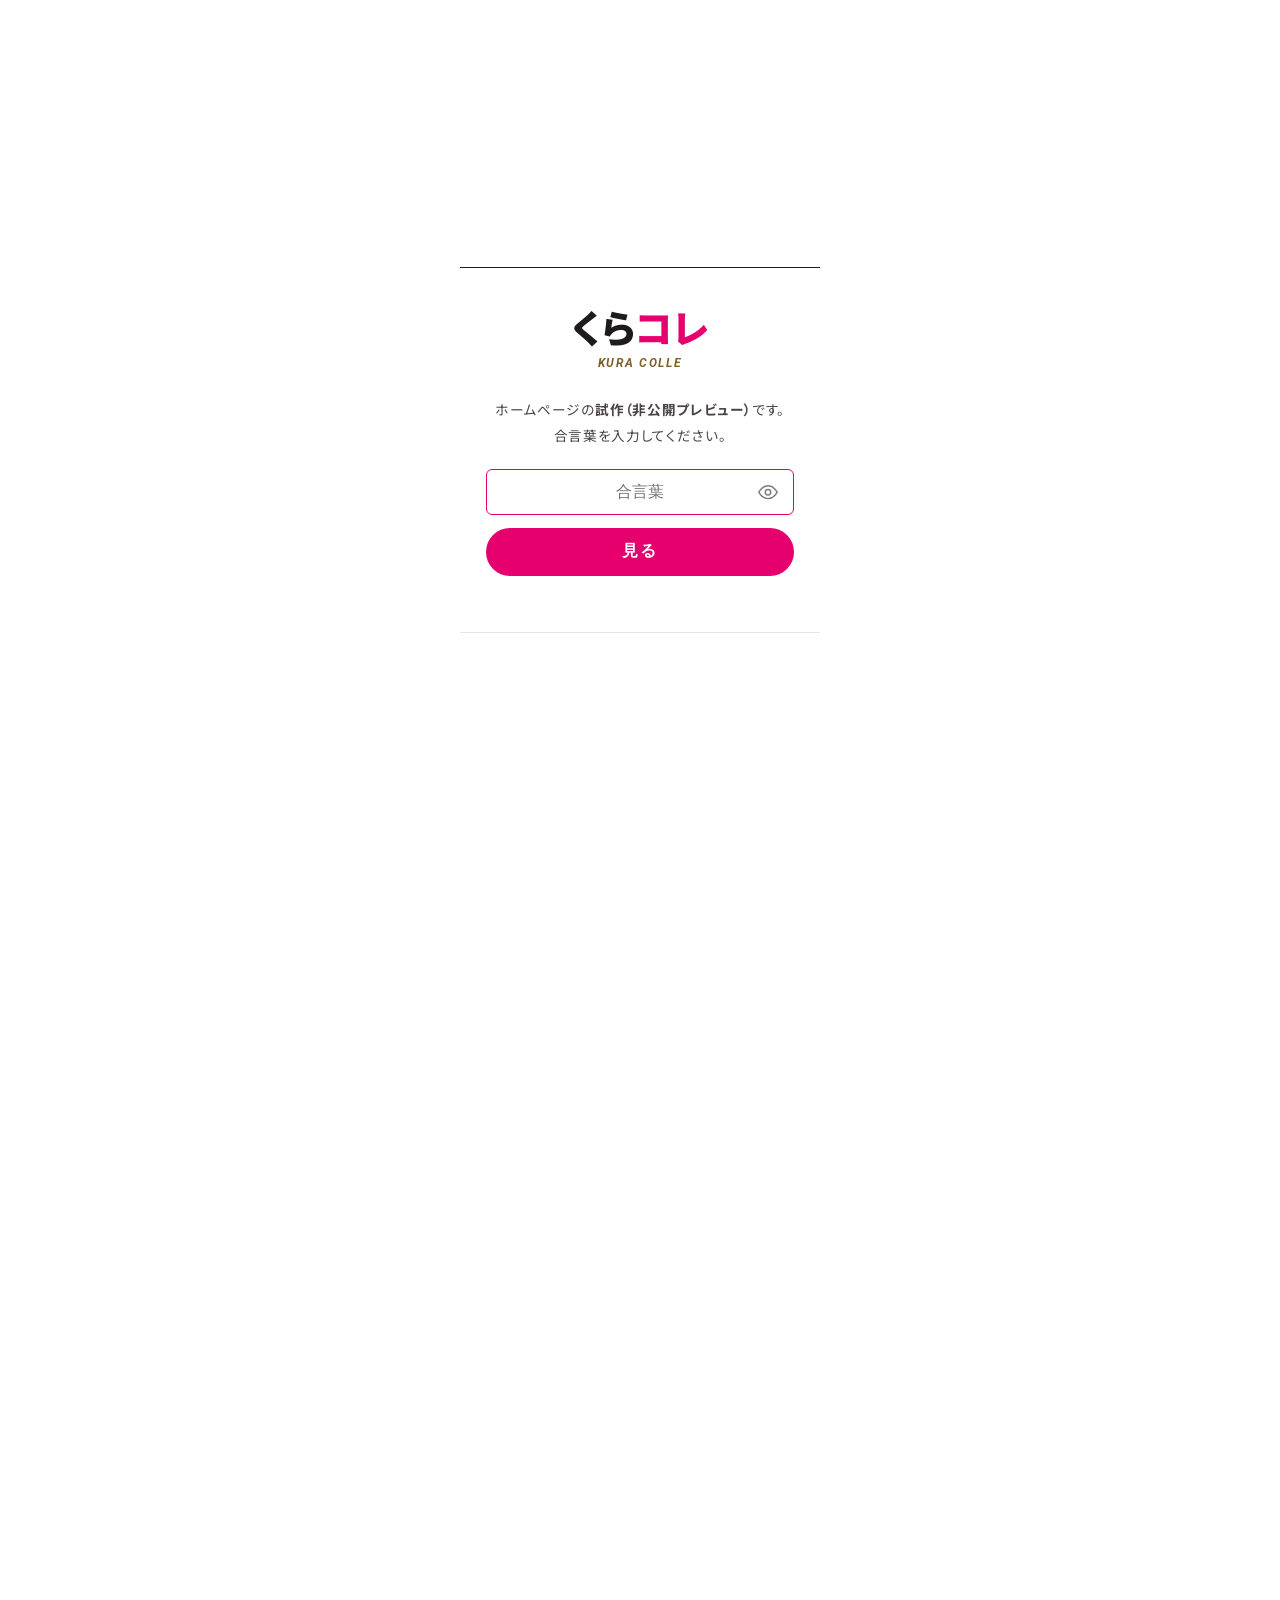
<file: record.html>
<!doctype html>
<html lang="ja">
<head>
<meta charset="utf-8">
<meta name="viewport" content="width=device-width, initial-scale=1">
<title>実績｜くらコレ</title>
<meta name="description" content="くらコレの開催実績と、くらコレが参考にしている国内外の研究・取り組みを紹介します。">
<meta name="robots" content="noindex, nofollow"><!-- 公開時に外す -->
<!-- 共有したときの表示（OGP）。URLは仮：置き場所が決まったら https://zenkaikyo.jp/kuracolle/ を直す -->
<link rel="canonical" href="https://zenkaikyo.jp/kuracolle/record.html">
<meta property="og:title" content="実績｜くらコレ">
<meta property="og:description" content="くらコレの開催実績と、くらコレが参考にしている国内外の研究・取り組みを紹介します。">
<meta property="og:url" content="https://zenkaikyo.jp/kuracolle/record.html">
<meta property="og:type" content="article">
<meta property="og:site_name" content="くらコレ（KURA COLLE）">
<meta property="og:locale" content="ja_JP">
<meta property="og:image" content="https://zenkaikyo.jp/kuracolle/img/ogp-v2.jpg">
<meta property="og:image:width" content="1200">
<meta property="og:image:height" content="630">
<meta property="og:image:alt" content="くらコレ　今日のときめきが、明日の暮らしになる。Vol.01 2027.3.14 SUN">
<meta name="twitter:card" content="summary_large_image">
<link rel="preconnect" href="https://fonts.googleapis.com">
<link rel="preconnect" href="https://fonts.gstatic.com" crossorigin>
<link href="https://fonts.googleapis.com/css2?family=Roboto:ital,wght@1,700;1,800&family=Klee+One:wght@400;600&family=Zen+Kurenaido&family=Noto+Sans+JP:wght@400;500;700;900&display=swap" rel="stylesheet">
<script>
  /* ?show-draft を付けると、企画書にない新しい文（draft-copy）を黄色で表示（確認用） */
  if (location.search.indexOf("show-draft") > -1) document.documentElement.classList.add("show-draft");
</script>
<script src="js/gate.js?v=96ed1c16"></script>
<link rel="stylesheet" href="css/style.css?v=20261124k">
</head>
<body>

<a class="skip-link" href="#main">本文へ移動</a>
<header class="site-header" id="top">
  <div class="header-inner">
    <a class="brand" href="index.html" aria-label="くらコレ トップへ">
      <span class="brand-mark">くら<em>コレ</em></span>
      <span class="brand-sub">KURA COLLE<br><small>主催 一般社団法人全国介護支援協会</small></span>
    </a>
    <nav class="gnav" aria-label="メインメニュー">
      <a href="about.html"><span class="nav-en" aria-hidden="true">About</span><span class="nav-jp">くらコレとは</span></a>
      <a href="program.html"><span class="nav-en" aria-hidden="true">Program</span><span class="nav-jp">企画内容</span></a>
      <a href="event.html"><span class="nav-en" aria-hidden="true">Event</span><span class="nav-jp">開催情報</span></a>
      <a href="record.html" aria-current="page"><span class="nav-en" aria-hidden="true">Record</span><span class="nav-jp">実績</span></a>
      <a href="news.html"><span class="nav-en" aria-hidden="true">News</span><span class="nav-jp">お知らせ</span></a>
      <a href="faq.html"><span class="nav-en" aria-hidden="true">FAQ</span><span class="nav-jp">よくある質問</span></a>
    </nav>
    <button class="fs-toggle" type="button" aria-pressed="false" data-fs-toggle><span class="fs-a" aria-hidden="true">A<small>A</small></span><span class="fs-label">文字を大きく</span></button>
    <div class="header-cta">
      <a class="btn btn-fill" href="entry.html">出演を申し込む</a>
      <a class="btn btn-line" href="support.html">協賛・お問い合わせ</a>
    </div>
    <button class="menu-toggle" type="button" aria-expanded="false" aria-controls="drawer">
      <span></span><span></span><span class="sr-only">メニューを開く</span>
    </button>
  </div>
  <div class="drawer" id="drawer" hidden>
    <a href="index.html">トップ</a>
    <a href="about.html"><span class="nav-en" aria-hidden="true">About</span><span class="nav-jp">くらコレとは</span></a>
    <a href="program.html"><span class="nav-en" aria-hidden="true">Program</span><span class="nav-jp">企画内容</span></a>
    <a href="event.html"><span class="nav-en" aria-hidden="true">Event</span><span class="nav-jp">開催情報</span></a>
    <a href="record.html" aria-current="page"><span class="nav-en" aria-hidden="true">Record</span><span class="nav-jp">実績</span></a>
    <a href="news.html"><span class="nav-en" aria-hidden="true">News</span><span class="nav-jp">お知らせ</span></a>
    <a href="faq.html"><span class="nav-en" aria-hidden="true">FAQ</span><span class="nav-jp">よくある質問</span></a>
    <a class="drawer-cta btn-fill" href="entry.html">出演を申し込む</a>
    <a class="drawer-cta btn-line" href="support.html">協賛・お問い合わせ</a>
    <button class="fs-toggle fs-toggle--drawer" type="button" aria-pressed="false" data-fs-toggle><span class="fs-a" aria-hidden="true">A<small>A</small></span><span class="fs-label">文字を大きく</span></button>
  </div>
</header>

<main id="main" tabindex="-1">

<section class="page-hero ">
  <div class="wrap">
    <p class="crumb"><a href="index.html">くらコレ</a><span>／</span>実績</p>
    <p class="sec-en">Record</p>
    <h1 class="page-title">実績と根拠</h1>
    <p class="page-lead">開催ごとの記録と、くらコレが参考にしている考え方をまとめています。</p>
  </div>
</section>

<!-- ========== 04 RECORD ========== -->
<section class="sec record" id="record">
  <div class="wrap">
    <header class="sec-head">
      <p class="sec-no">01</p>
      <p class="sec-en">Record</p>
      <h2 class="sec-title">くらコレの歩み</h2>
    </header>
    <!-- 数字は data/stats.js から自動で表示 -->
    <div class="record-totals" id="record-totals"></div>
    <div class="record-table-wrap" id="record-table"></div>
  </div>
</section>

<!-- ========== 考え方と根拠 ========== -->
<section class="sec evidence" id="evidence">
  <div class="wrap evidence-inner">
    <header class="sec-head">
      <p class="sec-no">02</p>
      <p class="sec-en">Evidence</p>
      <h2 class="sec-title">くらコレの<br>考え方と根拠</h2>
      <p class="sec-desc">くらコレは、国内外の研究や取り組みを参考にしています。</p>
    </header>
    <ol class="evidence-list">
      <li>
        <p class="ev-tag">芸術・文化と健康</p>
        <h3>文化的な活動は、健康づくりに役立つ</h3>
        <p>世界保健機関（WHO）は、3,000件を超える研究を整理し、芸術・文化活動が病気の予防や健康づくりに役立つことをまとめています。</p>
        <p class="ev-src">出典：WHO欧州地域事務局「What is the evidence on the role of the arts in improving health and well-being?」（2019年）</p>
      </li>
      <li>
        <p class="ev-tag">装いと自分らしさ</p>
        <h3>服は「その人らしさ」を保つもの</h3>
        <p>英国の研究「Dementia and Dress」は、認知症のある方にとって服や装いが自分らしさを保つ手段であり、本人を中心にしたケアに大切だと報告しています。</p>
        <p class="ev-src">出典：Julia Twigg・Christina Buse ほか（英国経済社会研究会議の助成研究）</p>
      </li>
      <li>
        <p class="ev-tag">おしゃれと暮らし</p>
        <h3>化粧やおしゃれが、日々の動きを支える</h3>
        <p>国内では、介護施設での継続的な化粧の取り組みが、身だしなみや食事などの日常の動作の向上につながったという報告があります。</p>
        <p class="ev-src">出典：株式会社資生堂「化粧療法」に関する発表</p>
      </li>
      <li>
        <p class="ev-tag">世代をこえて</p>
        <h3>ステージで、年齢のイメージを変える</h3>
        <p>フランス・パリや英国では、高齢の方と若い世代が一緒に歩くファッションショーが、年齢へのイメージを変える取り組みとして開かれています。</p>
        <p class="ev-src">出典：Les Petits Frères des Pauvres（パリ・2022年）、Age UK ほか</p>
      </li>
    </ol>
  </div>
</section>

</main>

<footer class="site-footer">
  <div class="wrap footer-inner">
    <div class="footer-brand">
      <p class="brand-mark">くら<em>コレ</em></p>
      <p class="footer-catch">今日のときめきが、明日の暮らしになる。</p>
      <p class="footer-org"><span>主催</span>一般社団法人全国介護支援協会</p>
    </div>
    <nav class="footer-nav" aria-label="サイトの案内">
      <ul>
        <li><a href="index.html">トップ</a></li>
        <li><a href="about.html">くらコレとは</a></li>
        <li><a href="program.html">企画内容</a></li>
        <li><a href="event.html">開催情報</a></li>
        <li><a href="record.html">実績</a></li>
        <li><a href="news.html">お知らせ</a></li>
        <li><a href="faq.html">よくある質問</a></li>
      </ul>
      <ul>
        <li><a href="entry.html">出演を申し込む</a></li>
        <li><a href="support.html">協賛・お問い合わせ</a></li>
      </ul>
    </nav>
  </div>
  <div class="wrap footer-bottom">
    <small>&copy; 2026 一般社団法人全国介護支援協会<a class="footer-privacy" href="privacy.html">個人情報の取り扱い</a></small>
    <a href="#top" class="to-top">ページの先頭へ</a>
  </div>
</footer>
<div class="sticky-cta" data-sticky-cta>
  <a class="btn btn-fill" href="entry.html">出演・参加を申し込む</a>
</div>

<script src="data/stats.js?v=20261124k"></script>
<script src="data/config.js?v=20261124k"></script>
<script src="js/main.js?v=20261124k"></script>
</body>
</html>
</file>
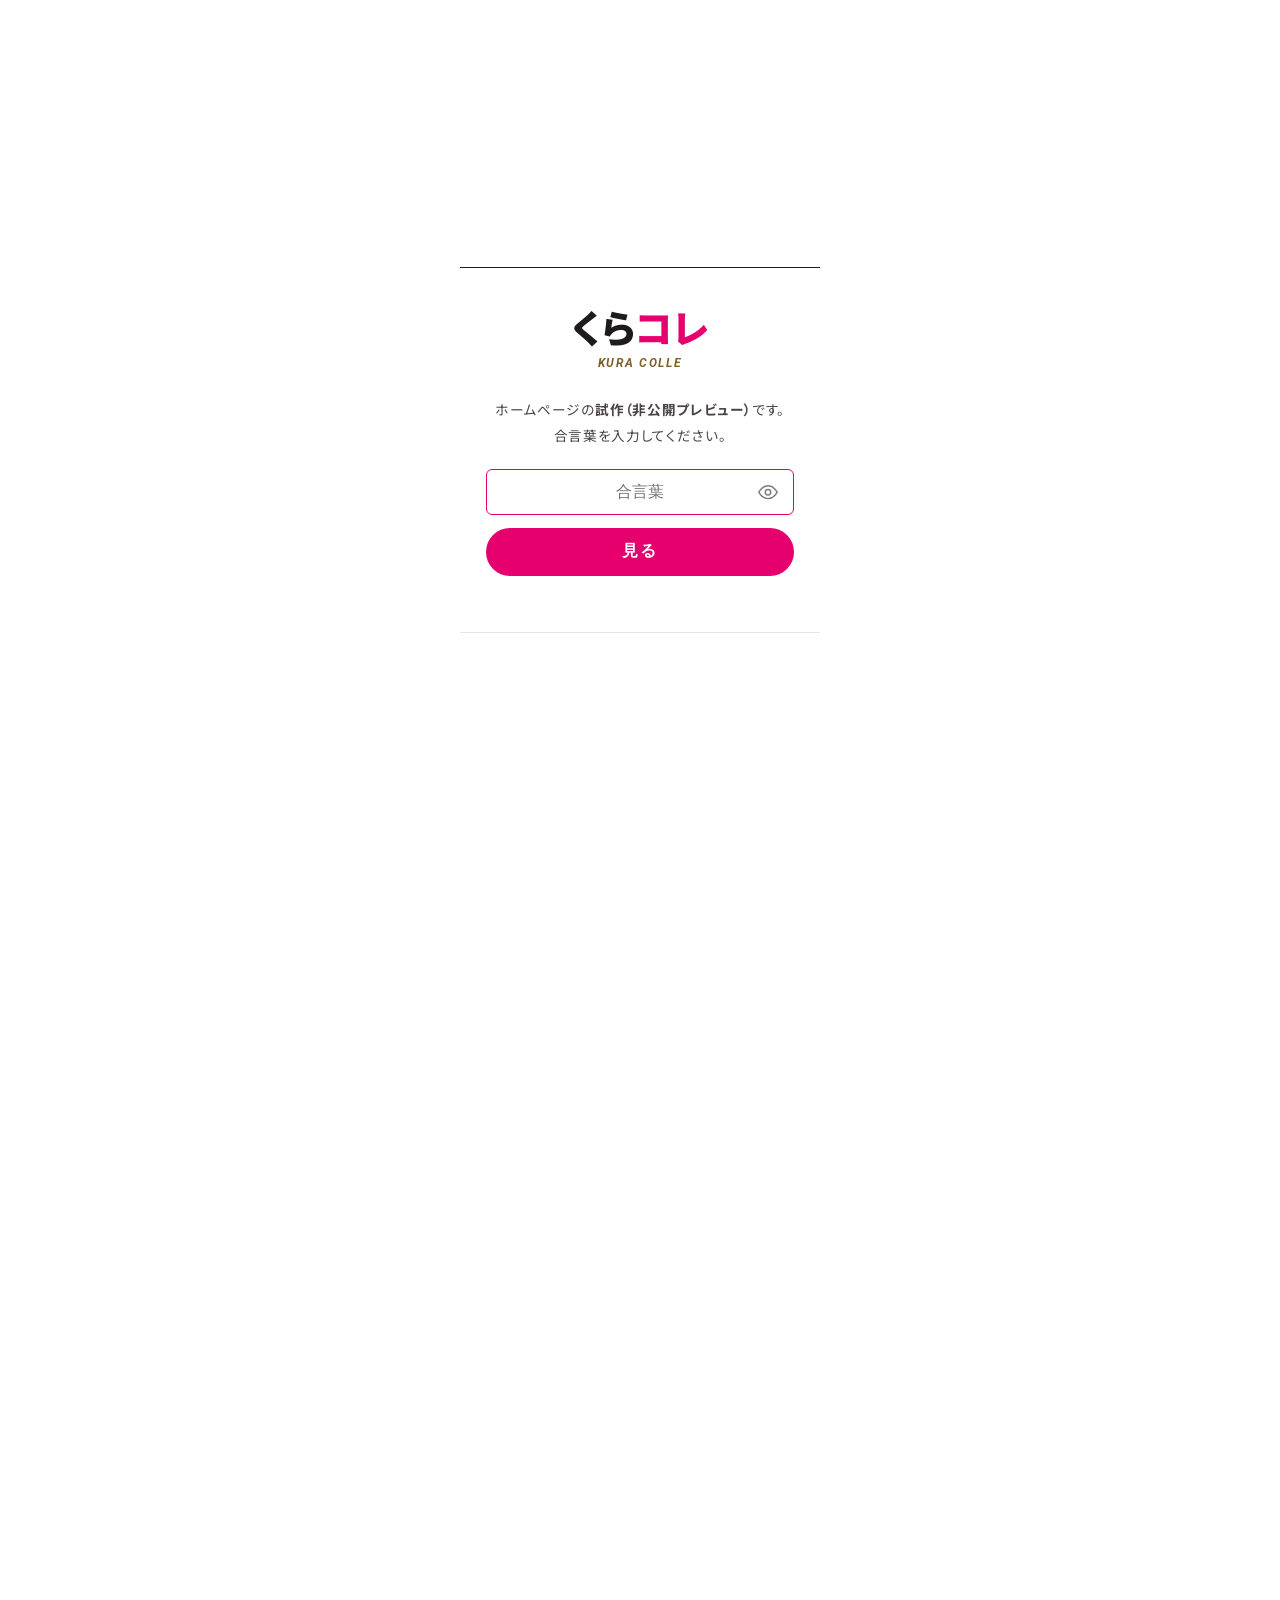
<file: support.html>
<!doctype html>
<html lang="ja">
<head>
<meta charset="utf-8">
<meta name="viewport" content="width=device-width, initial-scale=1">
<title>協賛・出展／お問い合わせ｜くらコレ</title>
<meta name="description" content="くらコレへの出展・協賛のご案内と、お問い合わせフォームです。">
<meta name="robots" content="noindex, nofollow"><!-- 公開時に外す -->
<!-- 共有したときの表示（OGP）。URLは仮：置き場所が決まったら https://zenkaikyo.jp/kuracolle/ を直す -->
<link rel="canonical" href="https://zenkaikyo.jp/kuracolle/support.html">
<meta property="og:title" content="協賛・出展／お問い合わせ｜くらコレ">
<meta property="og:description" content="くらコレへの出展・協賛のご案内と、お問い合わせフォームです。">
<meta property="og:url" content="https://zenkaikyo.jp/kuracolle/support.html">
<meta property="og:type" content="article">
<meta property="og:site_name" content="くらコレ（KURA COLLE）">
<meta property="og:locale" content="ja_JP">
<meta property="og:image" content="https://zenkaikyo.jp/kuracolle/img/ogp-v2.jpg">
<meta property="og:image:width" content="1200">
<meta property="og:image:height" content="630">
<meta property="og:image:alt" content="くらコレ　今日のときめきが、明日の暮らしになる。Vol.01 2027.3.14 SUN">
<meta name="twitter:card" content="summary_large_image">
<link rel="preconnect" href="https://fonts.googleapis.com">
<link rel="preconnect" href="https://fonts.gstatic.com" crossorigin>
<link href="https://fonts.googleapis.com/css2?family=Roboto:ital,wght@1,700;1,800&family=Klee+One:wght@400;600&family=Zen+Kurenaido&family=Noto+Sans+JP:wght@400;500;700;900&display=swap" rel="stylesheet">
<script>
  /* ?show-draft を付けると、企画書にない新しい文（draft-copy）を黄色で表示（確認用） */
  if (location.search.indexOf("show-draft") > -1) document.documentElement.classList.add("show-draft");
</script>
<script src="js/gate.js?v=96ed1c16"></script>
<link rel="stylesheet" href="css/style.css?v=20261124k">
</head>
<body>

<a class="skip-link" href="#main">本文へ移動</a>
<header class="site-header" id="top">
  <div class="header-inner">
    <a class="brand" href="index.html" aria-label="くらコレ トップへ">
      <span class="brand-mark">くら<em>コレ</em></span>
      <span class="brand-sub">KURA COLLE<br><small>主催 一般社団法人全国介護支援協会</small></span>
    </a>
    <nav class="gnav" aria-label="メインメニュー">
      <a href="about.html"><span class="nav-en" aria-hidden="true">About</span><span class="nav-jp">くらコレとは</span></a>
      <a href="program.html"><span class="nav-en" aria-hidden="true">Program</span><span class="nav-jp">企画内容</span></a>
      <a href="event.html"><span class="nav-en" aria-hidden="true">Event</span><span class="nav-jp">開催情報</span></a>
      <a href="record.html"><span class="nav-en" aria-hidden="true">Record</span><span class="nav-jp">実績</span></a>
      <a href="news.html"><span class="nav-en" aria-hidden="true">News</span><span class="nav-jp">お知らせ</span></a>
      <a href="faq.html"><span class="nav-en" aria-hidden="true">FAQ</span><span class="nav-jp">よくある質問</span></a>
    </nav>
    <button class="fs-toggle" type="button" aria-pressed="false" data-fs-toggle><span class="fs-a" aria-hidden="true">A<small>A</small></span><span class="fs-label">文字を大きく</span></button>
    <div class="header-cta">
      <a class="btn btn-fill" href="entry.html">出演を申し込む</a>
      <a class="btn btn-line" href="support.html" aria-current="page">協賛・お問い合わせ</a>
    </div>
    <button class="menu-toggle" type="button" aria-expanded="false" aria-controls="drawer">
      <span></span><span></span><span class="sr-only">メニューを開く</span>
    </button>
  </div>
  <div class="drawer" id="drawer" hidden>
    <a href="index.html">トップ</a>
    <a href="about.html"><span class="nav-en" aria-hidden="true">About</span><span class="nav-jp">くらコレとは</span></a>
    <a href="program.html"><span class="nav-en" aria-hidden="true">Program</span><span class="nav-jp">企画内容</span></a>
    <a href="event.html"><span class="nav-en" aria-hidden="true">Event</span><span class="nav-jp">開催情報</span></a>
    <a href="record.html"><span class="nav-en" aria-hidden="true">Record</span><span class="nav-jp">実績</span></a>
    <a href="news.html"><span class="nav-en" aria-hidden="true">News</span><span class="nav-jp">お知らせ</span></a>
    <a href="faq.html"><span class="nav-en" aria-hidden="true">FAQ</span><span class="nav-jp">よくある質問</span></a>
    <a class="drawer-cta btn-fill" href="entry.html">出演を申し込む</a>
    <a class="drawer-cta btn-line" href="support.html">協賛・お問い合わせ</a>
    <button class="fs-toggle fs-toggle--drawer" type="button" aria-pressed="false" data-fs-toggle><span class="fs-a" aria-hidden="true">A<small>A</small></span><span class="fs-label">文字を大きく</span></button>
  </div>
</header>

<main id="main" tabindex="-1">

<section class="page-hero ">
  <div class="wrap">
    <p class="crumb"><a href="index.html">くらコレ</a><span>／</span>協賛・お問い合わせ</p>
    <p class="sec-en">Support</p>
    <h1 class="page-title">協賛・出展／お問い合わせ</h1>
    <p class="page-lead">アパレル、美容、福祉用具、食品など、暮らしのおしゃれや楽しみに関わる企業様のご参加をお待ちしています。取材のご依頼やその他のお問い合わせも、こちらから受け付けています。</p>
  </div>
</section>

<!-- ========== 05 JOIN ========== -->
<section class="sec join" id="join">
  <div class="wrap">
    <header class="sec-head">
      <p class="sec-no">01</p>
      <p class="sec-en">Support</p>
      <h2 class="sec-title">出展・協賛のかたち</h2>
    </header>

    <div class="join-cols join-solo">

      <article class="join-col">
        <p class="join-for">企業の皆さまへ</p>
        <h3>出展・協賛で、応援する</h3>
        <p>アパレル、美容、福祉用具、食品など、暮らしのおしゃれや楽しみに関わる企業様のご参加をお待ちしています。</p>
        <dl class="join-facts">
          <div><dt>体験・ワークショップ出展</dt><dd>ブースで体験やワークショップを行う</dd></div>
          <div><dt>展示・PR出展</dt><dd>パネル展示・パンフレット配布・相談を行う</dd></div>
          <div><dt>協賛</dt><dd>衣装・小物・メイクの提供や資金での応援。ステージやチラシでお名前をご紹介</dd></div>
        </dl>
        <a class="btn btn-line" href="support.html#contact" data-contact-type="sponsor">出展・協賛について問い合わせる</a>
      </article>
    </div>

    <div class="merits">
      <h3 class="merits-title">関わる企業様にとって</h3>
      <ol class="merits-list">
        <li><b>シニア世代とご家族に直接届く</b>会場で、商品やサービスを実際に体験・相談してもらえます。</li>
        <li><b>介護の現場の声が聞ける</b>介護職や利用者の方から直接意見を聞け、商品やサービスづくりのヒントになります。</li>
        <li><b>介護事業所とのつながり</b>出演する事業所と顔の見える関係ができ、その後の連携につながります。</li>
        <li><b>企業イメージの向上</b>「人を大切にする企業」「地域に貢献する企業」として知ってもらえます。</li>
        <li><b>SNSやメディアで広がる</b>華やかなステージは写真や動画で広がりやすく、協賛企業としてお名前が届きます。</li>
        <li><b>社員の参加の場にも</b>社員の方がボランティアや出演で関わることで、社内の学びや一体感につながります。</li>
      </ol>
    </div>
  </div>
</section>

<!-- ========== CONTACT ========== -->
<section class="contact" id="contact">
  <div class="wrap contact-grid">
    <header class="contact-head">
      <p class="sec-en">Contact</p>
      <h2 class="contact-title">お問い合わせ</h2>
      <p class="contact-text">出展・協賛・取材のご相談など、お気軽にお寄せください。内容を確認のうえ、くらコレ事務局（一般社団法人全国介護支援協会）からご連絡します。</p>
      <p class="contact-req"><span class="req">必須</span>は入力が必要な項目です。</p>
    </header>

    <!-- TODO: 送信先（メールの届け先・送信の仕組み）が決まったら action を設定する -->
    <form class="cform" id="contact-form" data-kind="contact" novalidate>
      <input type="hidden" name="form_kind" value="contact">
      <input type="text" name="website" class="hp" tabindex="-1" autocomplete="off" aria-hidden="true">
      <p class="entry-link">出演・参加（ボランティアを含む）のお申し込みは、<a href="entry.html">専用の申込みページ</a>からお願いします。</p>
      <fieldset class="cform-type">
        <legend>お問い合わせの種類 <span class="req">必須</span></legend>
        <div class="type-options">
          <label class="type-opt"><input type="radio" name="type" value="general" checked><span><b>一般のお問い合わせ</b><small>くらコレについて</small></span></label>
          <label class="type-opt"><input type="radio" name="type" value="sponsor"><span><b>企業協賛・出展</b><small>企業・団体の皆さま</small></span></label>
          <label class="type-opt"><input type="radio" name="type" value="media"><span><b>メディア関連</b><small>取材・掲載のご依頼</small></span></label>
        </div>
      </fieldset>

      <!-- 種類ごとに出る項目 -->

      <div class="cform-extra" data-for="sponsor" hidden>
        <div class="cfield">
          <label for="f-company">会社名・団体名 <span class="req">必須</span></label>
          <input type="text" id="f-company" name="company" autocomplete="organization" required>
        </div>
        <div class="cfield">
          <label for="f-dept">部署名</label>
          <input type="text" id="f-dept" name="dept">
        </div>
        <fieldset class="cfield">
          <legend>ご関心のある関わり方（いくつでも）</legend>
          <div class="chips">
            <label><input type="checkbox" name="sponsor_kind" value="体験・ワークショップ出展"><span>体験・ワークショップ出展</span></label>
            <label><input type="checkbox" name="sponsor_kind" value="展示・PR出展"><span>展示・PR出展</span></label>
            <label><input type="checkbox" name="sponsor_kind" value="協賛（衣装・小物・メイクの提供）"><span>協賛（衣装・小物・メイクの提供）</span></label>
            <label><input type="checkbox" name="sponsor_kind" value="協賛（資金）"><span>協賛（資金）</span></label>
            <label><input type="checkbox" name="sponsor_kind" value="まだ決めていない"><span>まだ決めていない</span></label>
          </div>
        </fieldset>
      </div>

      <div class="cform-extra" data-for="media" hidden>
        <div class="cfield">
          <label for="f-outlet">媒体名・番組名 <span class="req">必須</span></label>
          <input type="text" id="f-outlet" name="outlet" required>
        </div>
        <fieldset class="cfield">
          <legend>媒体の種類</legend>
          <div class="chips">
            <label><input type="radio" name="media_kind" value="テレビ"><span>テレビ</span></label>
            <label><input type="radio" name="media_kind" value="ラジオ"><span>ラジオ</span></label>
            <label><input type="radio" name="media_kind" value="新聞"><span>新聞</span></label>
            <label><input type="radio" name="media_kind" value="雑誌"><span>雑誌</span></label>
            <label><input type="radio" name="media_kind" value="Web・SNS"><span>Web・SNS</span></label>
            <label><input type="radio" name="media_kind" value="その他"><span>その他</span></label>
          </div>
        </fieldset>
        <div class="cfield cfield-half">
          <label for="f-media-date">取材・掲載のご希望時期</label>
          <input type="text" id="f-media-date" name="media_date" placeholder="例：2027年3月ごろ">
        </div>
      </div>

      <!-- 全種類で共通の項目 -->
      <div class="cfield-row">
        <div class="cfield">
          <label for="f-name">お名前 <span class="req">必須</span></label>
          <input type="text" id="f-name" name="name" autocomplete="name" required>
        </div>
        <div class="cfield">
          <label for="f-kana">ふりがな</label>
          <input type="text" id="f-kana" name="kana">
        </div>
      </div>
      <div class="cfield-row">
        <div class="cfield">
          <label for="f-email">メールアドレス <span class="req">必須</span></label>
          <input type="email" id="f-email" name="email" autocomplete="email" inputmode="email" required>
        </div>
        <div class="cfield">
          <label for="f-tel">電話番号</label>
          <input type="tel" id="f-tel" name="tel" autocomplete="tel" inputmode="tel">
        </div>
      </div>
      <div class="cfield">
        <label for="f-message">お問い合わせ内容 <span class="req">必須</span></label>
        <textarea id="f-message" name="message" rows="6" required></textarea>
      </div>

      <label class="agree"><input type="checkbox" name="agree" value="同意する" required><span>入力した個人情報を、お問い合わせへの回答のために使うことに同意します（<a href="privacy.html" target="_blank" rel="noopener">個人情報の取り扱い</a>）。 <span class="req">必須</span></span></label>

      <p class="cform-error" role="alert" hidden></p>
      <button class="btn btn-fill btn-lg cform-submit" type="submit">送信する</button>
      <p class="cform-done" role="status" hidden></p>
    </form>
  </div>
</section>

</main>

<footer class="site-footer">
  <div class="wrap footer-inner">
    <div class="footer-brand">
      <p class="brand-mark">くら<em>コレ</em></p>
      <p class="footer-catch">今日のときめきが、明日の暮らしになる。</p>
      <p class="footer-org"><span>主催</span>一般社団法人全国介護支援協会</p>
    </div>
    <nav class="footer-nav" aria-label="サイトの案内">
      <ul>
        <li><a href="index.html">トップ</a></li>
        <li><a href="about.html">くらコレとは</a></li>
        <li><a href="program.html">企画内容</a></li>
        <li><a href="event.html">開催情報</a></li>
        <li><a href="record.html">実績</a></li>
        <li><a href="news.html">お知らせ</a></li>
        <li><a href="faq.html">よくある質問</a></li>
      </ul>
      <ul>
        <li><a href="entry.html">出演を申し込む</a></li>
        <li><a href="support.html">協賛・お問い合わせ</a></li>
      </ul>
    </nav>
  </div>
  <div class="wrap footer-bottom">
    <small>&copy; 2026 一般社団法人全国介護支援協会<a class="footer-privacy" href="privacy.html">個人情報の取り扱い</a></small>
    <a href="#top" class="to-top">ページの先頭へ</a>
  </div>
</footer>

<script src="data/config.js?v=20261124k"></script>
<script src="js/main.js?v=20261124k"></script>
</body>
</html>
</file>
<file: css/style.css>
/* =========================================================
   くらコレ 公式サイト
   色：ピンク1色＋墨＋生成り。強調はピンクだけ。
   ========================================================= */
:root {
  --pink: #e5006e;
  --pink-deep: #c2005d;
  --pink-pale: #fbe9f1;
  --gold: #b48f4c;      /* 差し色。全体の1%程度：飾り線・英字の小見出し・札の縁だけ */
  --gold-text: #8f6f34; /* 小さな文字用（生成りの上で読める濃さ） */
  --ink: #1f1a1c;
  --ink-2: #4a4245;
  --ink-3: #847a7d;
  --paper: #ffffff;      /* 白基調（2026-11-23 丸山さん） */
  --paper-2: #f5f5f7;    /* 区切り用のごく薄いグレー */
  --line: #e5e5ea;
  --white: #fff;
  --jp: "Noto Sans JP", "Hiragino Kaku Gothic ProN", "Yu Gothic", Meiryo, sans-serif;
  --en: "Roboto", "Arial", "Helvetica Neue", sans-serif; /* 企画書の数字・英字（太字の斜体）に合わせる */
  --header-h: 88px;
  --wrap: 1160px;
}

*, *::before, *::after { box-sizing: border-box; }
html { scroll-behavior: smooth; scroll-padding-top: var(--header-h); -webkit-text-size-adjust: 100%; }
body {
  margin: 0;
  font-family: var(--jp);
  font-size: 16px;
  line-height: 1.9;
  letter-spacing: .04em;
  color: var(--ink);
  background: var(--paper);
  font-feature-settings: "palt" 1;
  -webkit-font-smoothing: antialiased;
}
img, svg { display: block; max-width: 100%; }
a { color: inherit; }
h1, h2, h3, p, ol, ul, dl, dd, blockquote { margin: 0; padding: 0; }
ol, ul { list-style: none; }
em, i { font-style: normal; }
.sr-only { position: absolute; width: 1px; height: 1px; overflow: hidden; clip: rect(0 0 0 0); white-space: nowrap; }
.pink { color: var(--pink); }
.wrap { width: min(var(--wrap), 100% - 48px); margin-inline: auto; }
.sp { display: none; }

/* ---------- ボタン ---------- */
.btn {
  display: inline-flex; align-items: center; justify-content: center; gap: .6em;
  min-height: 48px; padding: 0 28px;
  border-radius: 999px; border: 1.5px solid var(--ink);
  font-weight: 700; font-size: 15px; letter-spacing: .06em; text-decoration: none;
  transition: background-color .25s, color .25s, border-color .25s;
}
.btn-fill { background: var(--pink); border-color: var(--pink); color: var(--white); }
@media (hover: hover) { .btn-fill:hover { background: var(--pink-deep); border-color: var(--pink-deep); } }
.btn-line { background: transparent; color: var(--ink); }
@media (hover: hover) { .btn-line:hover { background: var(--ink); color: var(--white); } }
.btn-white { background: var(--white); border-color: var(--white); color: var(--pink); }
.btn-lg { min-height: 58px; padding: 0 40px; font-size: 16px; }
.btn[aria-disabled="true"] { cursor: default; opacity: .85; }
.text-link {
  font-weight: 700; font-size: 15px; text-decoration: none;
  border-bottom: 1.5px solid currentColor; padding-bottom: 2px;
}
.text-link::after { content: " →"; }
@media (hover: hover) { .text-link:hover { color: var(--pink); } }

/* ---------- ヘッダー ---------- */
.site-header {
  position: sticky; top: 0; z-index: 50;
  background: rgba(255, 255, 255, .94);
  backdrop-filter: blur(8px);
  border-bottom: 1px solid transparent;
  transition: border-color .3s;
}
.site-header.is-scrolled { border-color: var(--line); }
.header-inner {
  display: flex; align-items: center; gap: 32px;
  height: var(--header-h);
  padding-inline: clamp(20px, 4vw, 48px);
}
.brand { display: flex; align-items: center; gap: 14px; text-decoration: none; }
.brand-mark {
  font-weight: 900; font-size: 34px; line-height: 1; letter-spacing: .02em;
}
.brand-mark em { color: var(--pink); }
.brand-sub {
  font-family: var(--en); font-style: italic; font-style: italic; font-size: 14px; line-height: 1.35; letter-spacing: .08em;
  padding-left: 14px; border-left: 1px solid var(--line);
}
.brand-sub small { font-family: var(--jp); font-style: normal; font-size: 10.5px; letter-spacing: .04em; color: var(--ink-3); }
.gnav { display: flex; gap: 28px; margin-left: auto; }
.gnav a { font-weight: 700; font-size: 14.5px; text-decoration: none; position: relative; }
.gnav a::after {
  content: ""; position: absolute; left: 0; right: 0; bottom: -6px; height: 2px;
  background: var(--pink); transform: scaleX(0); transform-origin: left; transition: transform .25s;
}
@media (hover: hover) { .gnav a:hover::after { transform: scaleX(1); } }
.header-cta { display: flex; gap: 10px; }
.header-cta .btn { min-height: 46px; padding: 0 22px; font-size: 14px; }
.menu-toggle { display: none; }

/* ---------- ヒーロー ---------- */
.hero {
  position: relative;
  min-height: min(760px, calc(100svh - var(--header-h)));
  display: grid; align-items: center;
  overflow: hidden;
}
.hero-visual {
  position: absolute; inset: 0 0 0 38%;
}
.hero-visual .runway, .hero-visual img { width: 100%; height: 100%; object-fit: cover; }
.hero-visual .hero-photo { object-position: 60% 30%; }
.hero-visual::before { /* 左側をやわらかく生成りに溶かす */
  content: ""; position: absolute; inset: 0; z-index: 1;
  background: linear-gradient(90deg, var(--paper) 0%, rgba(255,255,255,.85) 14%, rgba(255,255,255,0) 42%);
}
.hero-vertical {
  position: absolute; z-index: 2; right: clamp(20px, 3vw, 44px); top: 50%;
  transform: translateY(-50%) rotate(180deg);
  writing-mode: vertical-rl;
  font-family: var(--en); font-style: italic; font-style: italic; font-size: 15px; letter-spacing: .5em; color: var(--gold-text);
}
.hero-copy {
  position: relative; z-index: 3;
  padding: 64px clamp(24px, 6vw, 96px) 72px;
  max-width: 820px;
}
.hero-lead-small { font-weight: 700; font-size: 16px; line-height: 1.8; color: var(--ink-2); }
.hero-title { margin-top: 26px; font-weight: 900; }
.hero-catch {
  display: block;
  font-size: clamp(30px, 3.6vw, 50px); line-height: 1.42; letter-spacing: .06em;
}
.hero-name {
  display: block; margin-top: 10px;
  font-size: clamp(84px, 10.5vw, 150px); line-height: 1.05; letter-spacing: .01em;
}
.hero-name em { color: var(--pink); }
.hero-tags { margin-top: 22px; font-weight: 700; font-size: 18px; letter-spacing: .1em; }
.hero-tags i { color: var(--pink); margin: 0 .3em; }
.hero-text { margin-top: 12px; font-weight: 500; font-size: 15.5px; color: var(--ink-2); }
.hero-actions { display: flex; align-items: center; gap: 28px; margin-top: 34px; flex-wrap: wrap; }

.hero-seal {
  position: absolute; z-index: 3; right: clamp(70px, 9vw, 130px); top: 48px;
  width: 132px; height: 132px; border-radius: 50%;
  display: grid; place-content: center; text-align: center;
  background: var(--white); color: var(--ink);
  border: 1px solid var(--gold);
  box-shadow: 0 0 0 6px var(--white), 0 0 0 7px var(--gold);
  line-height: 1;
}
.seal-en { font-family: var(--en); font-style: italic; font-style: italic; font-size: 15px; color: var(--gold-text); }
.seal-no { font-family: var(--en); font-style: italic; font-weight: 500; font-size: 44px; color: var(--pink); margin: 2px 0 6px; }
.seal-jp { font-weight: 700; font-size: 12.5px; letter-spacing: .12em; }

/* ---------- お知らせ帯 ---------- */
.news-strip { border-block: 1px solid var(--line); background: var(--white); }
.news-inner { display: flex; align-items: center; gap: 32px; padding-block: 20px; }
.news-label { font-family: var(--en); font-style: italic; font-weight: 600; font-size: 18px; letter-spacing: .14em; color: var(--pink); flex: none; }
.news-list li { display: flex; gap: 24px; font-size: 15px; }
.news-list time { font-family: var(--en); font-style: italic; font-size: 15.5px; color: var(--ink-3); flex: none; }

/* ---------- セクション共通 ---------- */
.sec { padding-block: clamp(88px, 11vw, 150px); }
.sec-head { position: relative; margin-bottom: clamp(44px, 6vw, 72px); }
.sec-no::after { content: ""; display: block; width: 36px; height: 1px; margin-top: 22px; background: var(--gold); }
.sec-no {
  font-family: var(--en); font-style: italic; font-weight: 400; font-size: clamp(72px, 9vw, 120px); line-height: .8;
  color: var(--pink); letter-spacing: 0;
}
.sec-en {
  display: block;
  font-family: var(--en); font-style: italic; font-style: italic; font-size: 17px; letter-spacing: .14em; color: var(--gold-text);
  margin-top: 18px;
}
.sec-title {
  margin-top: 10px;
  font-weight: 900; font-size: clamp(30px, 3.6vw, 48px); line-height: 1.45; letter-spacing: .06em;
}
.sec-desc { margin-top: 22px; max-width: 720px; font-size: 16px; color: var(--ink-2); }

/* ---------- 01 想い ---------- */
.story-body {
  display: grid; grid-template-columns: minmax(0, 1.1fr) minmax(0, 1fr); gap: clamp(40px, 7vw, 110px); align-items: start;
}
.story-text p + p { margin-top: 1.3em; }
.story-text p { font-size: 17px; line-height: 2.1; }
.story-quote {
  border-left: 3px solid var(--pink);
  padding: 8px 0 8px clamp(24px, 3vw, 40px);
}
.story-quote p { font-weight: 900; font-size: clamp(26px, 2.8vw, 38px); line-height: 1.6; letter-spacing: .06em; }
.aims {
  margin-top: clamp(64px, 8vw, 100px);
  display: grid; grid-template-columns: repeat(4, minmax(0, 1fr));
  border-top: 1px solid var(--ink);
}
.aims li { padding: 28px 24px 8px 0; border-right: 1px solid var(--line); }
.aims li + li { padding-left: 24px; }
.aims li:last-child { border-right: 0; }
.aim-who { font-weight: 900; font-size: 19px; }
.aim-who::before { content: ""; display: inline-block; width: 18px; height: 2px; background: var(--pink); vertical-align: middle; margin-right: 10px; }
.aim-what { margin-top: 10px; font-size: 15px; line-height: 1.85; color: var(--ink-2); }

/* ---------- 02 コンセプト ---------- */
.concept { background: var(--paper-2); padding-bottom: 0; }
.trio {
  display: grid; grid-template-columns: minmax(0, 1fr) auto minmax(0, 1fr) auto minmax(0, 1fr); align-items: stretch;
  border-block: 1px solid var(--ink);
}
.trio-item { padding: 40px clamp(16px, 2.4vw, 36px) 44px; text-align: center; }
.trio-en { font-family: var(--en); font-style: italic; font-style: italic; font-size: 16px; letter-spacing: .12em; color: var(--pink); }
.trio-item h3 { margin-top: 6px; font-weight: 900; font-size: clamp(26px, 2.6vw, 34px); letter-spacing: .08em; }
.trio-item p:last-child { margin-top: 10px; font-size: 15px; color: var(--ink-2); }
.trio-x {
  display: grid; place-items: center;
  font-family: var(--jp); font-weight: 400; font-size: 34px; color: var(--pink); padding-inline: 4px;
}
.keywords { overflow: hidden; padding-block: clamp(64px, 8vw, 100px); }
.keywords-track { display: flex; width: max-content; animation: marquee 48s linear infinite; }
.keywords-row { display: flex; }
.keywords-row li {
  display: flex; align-items: baseline; gap: 18px;
  padding-right: 72px; white-space: nowrap;
}
.keywords-row b { font-weight: 900; font-size: clamp(44px, 6vw, 84px); line-height: 1.1; letter-spacing: .06em; }
.keywords-row li:nth-child(odd) b { color: var(--pink); }
.keywords-row span { font-size: 15px; color: var(--ink-2); }
@keyframes marquee { to { transform: translateX(-50%); } }

/* ---------- 03 企画内容 ---------- */
.pillars { border-top: 1px solid var(--ink); }
.pillar {
  display: grid; grid-template-columns: 220px minmax(0, 1fr); gap: 40px;
  padding-block: 52px; border-bottom: 1px solid var(--line);
}
.pillar-no { font-family: var(--en); font-style: italic; font-size: 92px; line-height: .85; color: var(--pink); }
.pillar-en { font-family: var(--en); font-style: italic; font-style: italic; font-size: 16px; letter-spacing: .12em; color: var(--ink-3); }
.pillar h3 { margin-top: 4px; font-weight: 900; font-size: clamp(24px, 2.4vw, 32px); letter-spacing: .06em; }
.pillar-body > p:not(.pillar-en) { margin-top: 16px; max-width: 760px; font-size: 16px; }
.pillar-ex { color: var(--ink-2); font-size: 15px !important; padding-left: 1em; border-left: 2px solid var(--pink-pale); }
.pillar-points { margin-top: 24px; display: grid; grid-template-columns: minmax(0, 1fr) minmax(0, 1fr); gap: 0 40px; max-width: 860px; }
.pillar-points li { padding-top: 16px; border-top: 1px solid var(--line); font-size: 15px; color: var(--ink-2); }
.pillar-points b { display: block; color: var(--ink); font-size: 16px; margin-bottom: 4px; }

/* ---------- 大切にしたい3つのこと ---------- */
.promise { background: var(--pink); color: var(--white); padding-block: clamp(72px, 9vw, 110px); }
.promise-inner { display: grid; grid-template-columns: 300px minmax(0, 1fr); gap: 56px; align-items: start; }
.promise-title { font-weight: 900; font-size: clamp(26px, 2.6vw, 34px); line-height: 1.5; letter-spacing: .06em; }
.promise-title .sec-en { color: rgba(255,255,255,.85); margin: 0 0 12px; }
.promise-list { counter-reset: p; border-top: 1px solid rgba(255,255,255,.6); }
.promise-list li {
  counter-increment: p;
  display: grid; grid-template-columns: 64px 260px minmax(0, 1fr); align-items: baseline; gap: 16px;
  padding-block: 24px; border-bottom: 1px solid rgba(255,255,255,.35);
}
.promise-list li::before { content: "0" counter(p); font-family: var(--en); font-style: italic; font-size: 30px; line-height: 1; }
.promise-list b { font-size: 21px; font-weight: 900; letter-spacing: .06em; }
.promise-list span { font-size: 16px; }

/* ---------- 04 実績 ---------- */
.record-totals {
  display: grid; grid-template-columns: repeat(4, minmax(0, 1fr));
  border-block: 1px solid var(--ink);
}
.total { padding: 32px 24px 28px; border-right: 1px solid var(--line); }
.total:last-child { border-right: 0; }
.total-label { font-weight: 700; font-size: 14.5px; color: var(--ink-2); }
.total-num { margin-top: 6px; font-family: var(--en); font-style: italic; font-size: clamp(56px, 6vw, 84px); line-height: 1; color: var(--pink); }
.total-num small { font-family: var(--jp); font-weight: 700; font-size: 17px; color: var(--ink); margin-left: 6px; }
.record-empty {
  display: grid; grid-template-columns: auto minmax(0, 1fr); gap: 32px; align-items: center;
  padding: 40px 0; border-block: 1px solid var(--ink);
}
.record-empty .total-num { color: var(--line); }
.record-empty p { font-size: 16px; color: var(--ink-2); }
.record-empty b { display: block; font-size: 20px; color: var(--ink); margin-bottom: 4px; }
.record-table-wrap { margin-top: 40px; overflow-x: auto; }
.record-table { width: 100%; border-collapse: collapse; font-size: 15px; min-width: 640px; }
.record-table th, .record-table td { padding: 16px 12px; border-bottom: 1px solid var(--line); text-align: left; }
.record-table thead th { font-size: 13px; color: var(--ink-3); font-weight: 700; border-bottom-color: var(--ink); }
.record-table td.num { font-family: var(--en); font-style: italic; font-size: 18px; }

/* ---------- 05 出演・協賛 ---------- */
.join { background: var(--paper-2); }
.join-cols { display: grid; grid-template-columns: minmax(0, 1fr) minmax(0, 1fr); border-top: 1px solid var(--ink); }
.join-col { padding: 44px clamp(20px, 3.4vw, 52px) 48px 0; display: flex; flex-direction: column; }
.join-col + .join-col { padding-left: clamp(20px, 3.4vw, 52px); padding-right: 0; border-left: 1px solid var(--line); }
.join-for { font-weight: 700; font-size: 14.5px; color: var(--pink); }
.join-col h3 { margin-top: 6px; font-weight: 900; font-size: clamp(24px, 2.4vw, 30px); letter-spacing: .06em; }
.join-col > p:not(.join-for) { margin-top: 16px; font-size: 16px; }
.join-facts { margin: 24px 0 32px; border-top: 1px solid var(--line); flex: 1; }
.join-facts div { display: grid; grid-template-columns: 11em minmax(0, 1fr); gap: 16px; padding-block: 14px; border-bottom: 1px solid var(--line); font-size: 15px; }
.join-facts dt { font-weight: 700; }
.join-facts dd { color: var(--ink-2); }
.join-col .btn { align-self: flex-start; }
.merits { margin-top: clamp(64px, 8vw, 96px); }
.merits-title { font-weight: 900; font-size: 22px; letter-spacing: .06em; padding-bottom: 16px; border-bottom: 1px solid var(--ink); }
.merits-list { display: grid; grid-template-columns: repeat(3, minmax(0, 1fr)); counter-reset: m; }
.merits-list li {
  counter-increment: m; position: relative;
  padding: 28px 28px 28px 0; border-bottom: 1px solid var(--line); font-size: 15px; color: var(--ink-2);
}
.merits-list li::before { content: "0" counter(m); display: block; font-family: var(--en); font-style: italic; font-size: 26px; color: var(--pink); line-height: 1; margin-bottom: 12px; }
.merits-list b { display: block; color: var(--ink); font-size: 17px; margin-bottom: 6px; }

/* ---------- 06 実施概要 ---------- */
.outline-inner { display: grid; grid-template-columns: 340px minmax(0, 1fr); gap: 56px; }
.outline-list { border-top: 1px solid var(--ink); }
.outline-list div { display: grid; grid-template-columns: 12.5em minmax(0, 1fr); gap: 24px; padding-block: 20px; border-bottom: 1px solid var(--line); }
.outline-list dt { font-weight: 700; color: var(--pink); }
.outline-list dd { font-size: 16px; }

/* ---------- お問い合わせ ---------- */
.contact { background: var(--ink); color: var(--white); padding-block: clamp(88px, 10vw, 130px); text-align: center; }
.contact .sec-en { color: #d4b47a; margin: 0 0 14px; }
.contact-title { font-weight: 900; font-size: clamp(26px, 3vw, 40px); line-height: 1.5; letter-spacing: .06em; }
.contact-text { margin: 18px 0 36px; color: #cfc6c9; font-size: 15.5px; }
.contact-note { margin-top: 18px; color: #a99fa3; font-size: 13.5px; }

/* ---------- フッター ---------- */
.site-footer { background: var(--paper); padding: 64px 0 28px; border-top: 1px solid var(--gold); }
.footer-inner { display: flex; justify-content: space-between; align-items: flex-end; gap: 32px; padding-bottom: 40px; border-bottom: 1px solid var(--line); }
.footer-brand .brand-mark { font-size: 44px; }
.footer-catch { margin-top: 12px; font-weight: 700; font-size: 15px; }
.footer-org { text-align: right; font-size: 13px; color: var(--ink-3); }
.footer-org-name { font-weight: 700; font-size: 16px; color: var(--ink); }
.footer-bottom { display: flex; justify-content: space-between; padding-top: 22px; font-size: 12.5px; color: var(--ink-3); }
.to-top { text-decoration: none; }
@media (hover: hover) { .to-top:hover { color: var(--pink); } }

/* ---------- 出てくる動き ---------- */
.reveal { opacity: 0; transform: translateY(18px); transition: opacity .9s ease, transform .9s ease; }
.reveal.is-in { opacity: 1; transform: none; }

@media (prefers-reduced-motion: reduce) {
  html { scroll-behavior: auto; }
  .keywords-track { animation: none; }
  .reveal { opacity: 1; transform: none; transition: none; }
}

/* =========================================================
   タブレット
   ========================================================= */
@media (max-width: 1180px) {
  .gnav { display: none; }
  .header-cta { margin-left: auto; }
}
@media (max-width: 960px) {
  :root { --header-h: 68px; }
  .header-cta { display: none; }
  .brand-mark { font-size: 28px; }
  .menu-toggle {
    display: grid; place-content: center; gap: 7px; margin-left: auto;
    width: 48px; height: 48px; border: 0; background: transparent; cursor: pointer;
  }
  .menu-toggle span:not(.sr-only) { display: block; width: 26px; height: 2px; background: var(--ink); transition: transform .25s; }
  .menu-toggle[aria-expanded="true"] span:nth-child(1) { transform: translateY(4.5px) rotate(45deg); }
  .menu-toggle[aria-expanded="true"] span:nth-child(2) { transform: translateY(-4.5px) rotate(-45deg); }
  .drawer {
    display: grid; padding: 8px 24px 28px; background: var(--paper); border-top: 1px solid var(--line);
  }
  .drawer[hidden] { display: none; }
  .drawer a { padding: 16px 4px; border-bottom: 1px solid var(--line); font-weight: 700; text-decoration: none; }

  .hero { min-height: 0; display: block; }
  .hero-visual { position: relative; inset: auto; height: 52vw; min-height: 260px; }
  .hero-visual::before { background: linear-gradient(0deg, var(--paper) 0%, rgba(255,255,255,0) 40%); }
  .hero-vertical { display: none; }
  .hero-copy { padding: 8px 24px 64px; margin-top: -24px; }
  .hero-seal { top: 20px; right: 20px; width: 104px; height: 104px; }
  .seal-no { font-size: 34px; }

  .story-body { grid-template-columns: minmax(0, 1fr); }
  .aims { grid-template-columns: minmax(0, 1fr) minmax(0, 1fr); }
  .aims li:nth-child(2) { border-right: 0; }
  .aims li:nth-child(3) { padding-left: 0; }
  .aims li:nth-child(n+3) { border-top: 1px solid var(--line); }
  .pillar { grid-template-columns: minmax(0, 1fr); gap: 12px; }
  .pillar-no { font-size: 64px; }
  .promise-inner, .outline-inner { grid-template-columns: minmax(0, 1fr); gap: 32px; }
  .promise-list li { grid-template-columns: 52px minmax(0, 1fr); }
  .promise-list span { grid-column: 2; }
  .record-totals { grid-template-columns: minmax(0, 1fr) minmax(0, 1fr); }
  .total:nth-child(2) { border-right: 0; }
  .total:nth-child(n+3) { border-top: 1px solid var(--line); }
  .join-cols { grid-template-columns: minmax(0, 1fr); }
  .join-col, .join-col + .join-col { padding: 40px 0; border-left: 0; }
  .join-col + .join-col { border-top: 1px solid var(--line); }
  .merits-list { grid-template-columns: minmax(0, 1fr) minmax(0, 1fr); gap: 0 28px; }
}

/* =========================================================
   スマホ
   ========================================================= */
@media (max-width: 600px) {
  body { font-size: 15px; }
  .wrap { width: calc(100% - 40px); }
  .pc { display: none; }
  .sp { display: inline; }
  .brand-sub { display: none; }
  .hero-copy { padding-inline: 20px; }
  .hero-seal { display: none; } /* スマホでは顔に重なるため出さない */
  .hero-lead-small { font-size: 14px; }
  .hero-catch { font-size: 27px; }
  .hero-name { font-size: 82px; }
  .hero-tags { font-size: 16px; }
  .hero-actions { gap: 20px; }
  .hero-actions .btn { width: 100%; }
  .news-inner { flex-direction: column; align-items: flex-start; gap: 6px; }
  .news-list li { flex-direction: column; gap: 2px; font-size: 14px; }
  .story-text p { font-size: 16px; }
  .aims { grid-template-columns: minmax(0, 1fr); }
  .aims li, .aims li + li { padding: 22px 0 18px; border-right: 0; }
  .aims li + li { border-top: 1px solid var(--line); }
  .trio { grid-template-columns: minmax(0, 1fr); }
  .trio-item { padding: 28px 8px; }
  .trio-x { font-size: 30px; padding: 0; line-height: 1; }
  .keywords-row li { padding-right: 44px; }
  .pillar-points { grid-template-columns: minmax(0, 1fr); }
  .promise-list b { font-size: 18px; }
  .total { padding: 24px 12px 20px 0; }
  .total + .total:nth-child(even) { padding-left: 16px; }
  .record-empty { grid-template-columns: minmax(0, 1fr); gap: 12px; }
  .join-facts div { grid-template-columns: minmax(0, 1fr); gap: 2px; }
  .join-col .btn { width: 100%; }
  .merits-list { grid-template-columns: minmax(0, 1fr); }
  .outline-list div { grid-template-columns: minmax(0, 1fr); gap: 2px; padding-block: 16px; }
  .contact .btn { width: 100%; }
  .footer-inner { flex-direction: column; align-items: flex-start; }
  .footer-org { text-align: left; }
  .footer-bottom { flex-direction: column; gap: 8px; }
}

/* =========================================================
   数字・英字：企画書と同じ「太い斜体」にそろえる（2026-11-23）
   ========================================================= */
.sec-no, .pillar-no, .total-num, .seal-no, .news-label,
.promise-list li::before, .merits-list li::before, .record-table td.num { font-weight: 800; }
.sec-en, .trio-en, .pillar-en, .brand-sub, .hero-vertical, .seal-en, .news-list time { font-weight: 700; }
.sec-en, .trio-en, .pillar-en { font-size: 14px; letter-spacing: .12em; }
.brand-sub { font-size: 12.5px; }
.hero-vertical { font-size: 13px; letter-spacing: .4em; }

/* 見出し番号：企画書と同じく、ピンクの斜線＋番号 */
.sec-no { display: flex; align-items: center; gap: .28em; font-size: clamp(48px, 5.6vw, 72px); line-height: 1; letter-spacing: .02em; }
.sec-no::before {
  content: ""; flex: none; width: .1em; height: 1.15em; background: var(--pink);
  transform: skewX(-28deg); margin-right: .12em;
}
.sec-no::after { position: absolute; left: 0; top: calc(100% + 0px); margin-top: 0; display: none; }
.sec-en { margin-top: 16px; }
.sec-en::before { content: ""; display: inline-block; width: 28px; height: 1px; background: var(--gold); vertical-align: middle; margin-right: 12px; }
.promise-title .sec-en::before, .contact .sec-en::before { background: currentColor; }
.pillar-no { font-size: 64px; }
.seal-no { font-size: 40px; }
@media (max-width: 960px) { .pillar-no { font-size: 48px; } }

/* =========================================================
   オープニング：縦書きの一文が1文字ずつ出て、サイトへ切り替わる
   ========================================================= */
.opening { display: none; }
.is-opening body { overflow: hidden; }
.is-opening .opening {
  position: fixed; inset: 0; z-index: 200;
  display: flex; flex-direction: column; align-items: center; justify-content: center; gap: 40px;
  background: var(--paper);
  cursor: pointer;
  transition: opacity .9s ease, visibility .9s;
}
.opening.is-out { opacity: 0; visibility: hidden; }
.opening-text {
  writing-mode: vertical-rl;
  font-weight: 900; font-size: clamp(30px, 4.6vw, 54px); line-height: 1.9; letter-spacing: .24em;
  color: var(--ink);
}
.opening-line { display: block; }
.opening-line + .opening-line { margin-right: .2em; }
.opening-text em { color: var(--pink); }
.opening-text .ch {
  display: inline-block; opacity: 0; transform: translateY(-.25em);
  animation: ch-in .7s ease forwards;
}
@keyframes ch-in { to { opacity: 1; transform: none; } }
.opening-brand {
  font-weight: 900; font-size: 22px; letter-spacing: .04em; line-height: 1;
  opacity: 0; animation: ch-in .9s ease 2.1s forwards;
}
.opening-brand::before { /* 金の細い線 */
  content: ""; display: block; width: 1px; height: 28px; margin: 0 auto 18px; background: var(--gold);
}
.opening-brand em { color: var(--pink); }
@media (prefers-reduced-motion: reduce) {
  .opening-text .ch, .opening-brand { animation: none; opacity: 1; transform: none; }
}

/* オープニング：手書き風（Klee One）で繊細に */
.opening-text {
  font-family: "Klee One", var(--jp);
  font-weight: 400; font-size: clamp(30px, 4.4vw, 50px); letter-spacing: .3em; line-height: 2.1;
}
.opening-text em { font-weight: 600; }

/* =========================================================
   07 よくある質問
   ========================================================= */
.faq { background: var(--white); border-top: 1px solid var(--line); }
.faq-inner { display: grid; grid-template-columns: 340px minmax(0, 1fr); gap: 56px; }
.faq-group + .faq-group { margin-top: 48px; }
.faq-cat { font-weight: 900; font-size: 18px; letter-spacing: .06em; padding-bottom: 14px; border-bottom: 1px solid var(--ink); }
.faq-item { border-bottom: 1px solid var(--line); }
.faq-item summary {
  list-style: none; cursor: pointer; position: relative;
  padding: 22px 48px 22px 2.4em; font-weight: 700; font-size: 16.5px; line-height: 1.7;
}
.faq-item summary::-webkit-details-marker { display: none; }
.faq-item summary::before {
  content: "Q"; position: absolute; left: 0; top: 20px;
  font-family: var(--en); font-style: italic; font-weight: 800; font-size: 20px; color: var(--pink);
}
.faq-item summary::after {
  content: ""; position: absolute; right: 8px; top: 50%; width: 14px; height: 14px; margin-top: -7px;
  background:
    linear-gradient(var(--ink), var(--ink)) center / 14px 1.5px no-repeat,
    linear-gradient(var(--ink), var(--ink)) center / 1.5px 14px no-repeat;
  transition: transform .3s;
}
.faq-item[open] summary::after { transform: rotate(45deg); }
@media (hover: hover) { .faq-item summary:hover { color: var(--pink); } }
.faq-body > p, .faq-steps { padding: 0 48px 26px 2.4em; font-size: 15.5px; color: var(--ink-2); position: relative; }
.faq-body > p::before {
  content: "A"; position: absolute; left: 0; top: -2px;
  font-family: var(--en); font-style: italic; font-weight: 800; font-size: 20px; color: var(--gold);
}
.faq-steps { counter-reset: st; }
.faq-steps li { counter-increment: st; display: block; position: relative; padding: 12px 0 12px 2.2em; border-top: 1px dashed var(--line); }
.faq-steps li:first-child { border-top: 0; }
.faq-steps li::before { content: counter(st); position: absolute; left: 0; top: 12px; font-family: var(--en); font-style: italic; font-weight: 800; color: var(--pink); }
.faq-steps b { display: block; color: var(--ink); }

/* =========================================================
   お問い合わせフォーム
   ========================================================= */
.contact { background: var(--paper-2); color: var(--ink); text-align: left; }
.contact .sec-en { color: var(--gold-text); margin: 0 0 12px; }
.contact .sec-en::before { background: var(--gold); }
.contact-grid { display: grid; grid-template-columns: 340px minmax(0, 1fr); gap: 56px; align-items: start; }
.contact-head { position: sticky; top: calc(var(--header-h) + 32px); }
.contact-title { font-size: clamp(30px, 3.4vw, 44px); }
.contact-text { margin: 20px 0 14px; color: var(--ink-2); font-size: 15.5px; line-height: 1.9; }
.contact-req { font-size: 13.5px; color: var(--ink-3); }
.req {
  display: inline-block; margin-left: 6px; padding: 1px 7px; border-radius: 3px;
  background: var(--pink); color: var(--white); font-size: 11.5px; font-weight: 700; letter-spacing: .06em; vertical-align: 2px; line-height: 1.6;
}

.cform { border-top: 1px solid var(--ink); padding-top: 32px; }
.cform fieldset { border: 0; margin: 0; padding: 0; min-width: 0; }
.cform legend, .cfield > label { display: block; font-weight: 700; font-size: 15px; margin-bottom: 10px; padding: 0; }
.type-options { display: grid; grid-template-columns: repeat(4, minmax(0, 1fr)); gap: 10px; }
.type-opt { position: relative; cursor: pointer; }
.type-opt input { position: absolute; opacity: 0; inset: 0; cursor: pointer; }
.type-opt span {
  display: flex; flex-direction: column; justify-content: center; gap: 2px; height: 100%;
  padding: 16px 16px 16px 40px; border: 1.5px solid var(--line); border-radius: 6px; background: var(--white);
  transition: border-color .2s, background-color .2s, color .2s; position: relative;
}
.type-opt span::before { /* ラジオの丸 */
  content: ""; position: absolute; left: 14px; top: 50%; width: 16px; height: 16px; margin-top: -8px;
  border: 1.5px solid var(--ink-3); border-radius: 50%; background: var(--white);
}
.type-opt b { font-size: 15px; line-height: 1.4; }
.type-opt small { font-size: 12px; color: var(--ink-3); line-height: 1.4; }
.type-opt input:checked + span { border-color: var(--pink); background: var(--pink-pale); }
.type-opt input:checked + span::before { border-color: var(--pink); box-shadow: inset 0 0 0 3.5px var(--white); background: var(--pink); }
.type-opt input:focus-visible + span { outline: 2px solid var(--pink); outline-offset: 2px; }

.cform-extra {
  margin-top: 28px; padding: 26px 0 4px 24px; border-left: 2px solid var(--pink);
  animation: extra-in .45s ease;
}
@keyframes extra-in { from { opacity: 0; transform: translateY(-6px); } to { opacity: 1; transform: none; } }
.cfield { margin-top: 24px; }
.cform-extra > .cfield:first-child, .cform-extra > fieldset:first-child { margin-top: 0; }
.cfield-row { display: grid; grid-template-columns: minmax(0, 1fr) minmax(0, 1fr); gap: 20px; }
.cfield-half { max-width: 50%; }
.cform input[type="text"], .cform input[type="email"], .cform input[type="tel"], .cform textarea {
  width: 100%; padding: 14px 16px; font: inherit; font-size: 16px; color: var(--ink);
  background: var(--white); border: 1.5px solid var(--line); border-radius: 6px;
  transition: border-color .2s;
}
.cform textarea { resize: vertical; line-height: 1.8; }
.cform input:focus, .cform textarea:focus { outline: none; border-color: var(--pink); }
.cform .is-invalid { border-color: #c0392b !important; background: #fdf3f2 !important; }
.chips { display: flex; flex-wrap: wrap; gap: 8px; }
.chips label { position: relative; cursor: pointer; }
.chips input { position: absolute; opacity: 0; inset: 0; cursor: pointer; }
.chips span {
  display: inline-block; padding: 9px 16px; border: 1.5px solid var(--line); border-radius: 999px;
  background: var(--white); font-size: 14px; transition: all .2s;
}
.chips input:checked + span { border-color: var(--pink); background: var(--pink); color: var(--white); }
.chips input:focus-visible + span { outline: 2px solid var(--pink); outline-offset: 2px; }
.agree { display: flex; gap: 12px; align-items: flex-start; margin-top: 30px; font-size: 14.5px; cursor: pointer; }
.agree input { width: 20px; height: 20px; margin: 3px 0 0; accent-color: var(--pink); flex: none; }
.cform-error { margin-top: 20px; color: #b3261e; font-weight: 700; font-size: 14.5px; }
.cform-submit { margin-top: 28px; min-width: 280px; border: 0; cursor: pointer; font-family: inherit; }
.cform-done { margin-top: 20px; padding: 16px 20px; border-left: 3px solid var(--gold); background: var(--white); font-size: 15px; }

@media (max-width: 960px) {
  .faq-inner, .contact-grid { grid-template-columns: minmax(0, 1fr); gap: 28px; }
  .contact-head { position: static; }
  .type-options { grid-template-columns: minmax(0, 1fr) minmax(0, 1fr); }
}
@media (max-width: 600px) {
  .faq-item summary { font-size: 15.5px; padding-right: 36px; }
  .faq-body > p, .faq-steps { padding-right: 8px; }
  .cfield-row { grid-template-columns: minmax(0, 1fr); gap: 0; }
  .cfield-half { max-width: none; }
  .cform-extra { padding-left: 16px; }
  .cform-submit { width: 100%; min-width: 0; }
}
.dd-note { display: block; margin-top: 4px; font-size: 13.5px; color: var(--ink-3); line-height: 1.7; }
.dd-note a { color: var(--pink); }
.seal-jp { font-family: var(--en); font-style: italic; font-weight: 800; font-size: 12.5px; letter-spacing: .06em; }
/* 種類の札は2×2（4列だと文字が折れるため）。スマホは1列 */
.type-options { grid-template-columns: minmax(0, 1fr) minmax(0, 1fr); }
@media (max-width: 600px) { .type-options { grid-template-columns: minmax(0, 1fr); } }

/* オープニング：文字を少し小さく、2行目は少し下げて始める（2026-11-23 丸山さん） */
.opening-text { font-size: clamp(24px, 3.2vw, 38px); }
.opening-line + .opening-line { padding-top: 2.2em; margin-right: .35em; }

/* =========================================================
   出演・参加の申込みページ
   ========================================================= */
.hp { position: absolute !important; left: -9999px !important; width: 1px; height: 1px; opacity: 0; } /* 迷惑送信よけ */
.entry-link { margin: -8px 0 28px; padding: 14px 18px; border-left: 3px solid var(--gold); background: var(--white); font-size: 14.5px; }
.entry-link a { color: var(--pink); font-weight: 700; }
.page-hero { padding: clamp(56px, 8vw, 100px) 0 clamp(40px, 6vw, 64px); border-bottom: 1px solid var(--line); }
.crumb { font-size: 13px; color: var(--ink-3); margin-bottom: 28px; }
.crumb a { text-decoration: none; }
@media (hover: hover) { .crumb a:hover { color: var(--pink); } }
.crumb span { margin: 0 .6em; }
.page-title { margin-top: 10px; font-weight: 900; font-size: clamp(34px, 4.6vw, 60px); line-height: 1.35; letter-spacing: .06em; }
.page-lead { margin-top: 22px; max-width: 760px; color: var(--ink-2); }
.entry-info { background: var(--paper-2); padding-block: clamp(48px, 6vw, 72px); }
.entry-info-inner { display: grid; grid-template-columns: minmax(0, 1fr) minmax(0, 1.2fr); gap: 56px; align-items: start; }
.entry-event { display: grid; grid-template-columns: auto minmax(0, 1fr); gap: 32px; align-items: start; }
.entry-event-no { font-family: var(--en); font-style: italic; font-weight: 800; font-size: 72px; line-height: .9; color: var(--pink); }
.entry-event-no span { display: block; font-size: 15px; color: var(--gold-text); }
.entry-event dl { border-top: 1px solid var(--ink); }
.entry-event dl div { display: grid; grid-template-columns: 6em minmax(0, 1fr); gap: 12px; padding-block: 12px; border-bottom: 1px solid var(--line); font-size: 15px; }
.entry-event dt { font-weight: 700; color: var(--pink); }
.entry-event dd small { display: block; color: var(--ink-3); font-size: 13px; }
.entry-flow { counter-reset: f; border-top: 1px solid var(--ink); }
.entry-flow li { counter-increment: f; display: grid; grid-template-columns: 3em 13em minmax(0, 1fr); align-items: baseline; padding-block: 14px; border-bottom: 1px solid var(--line); font-size: 14.5px; color: var(--ink-2); }
.entry-flow li::before { content: "0" counter(f); font-family: var(--en); font-style: italic; font-weight: 800; color: var(--pink); font-size: 18px; }
.entry-flow b { color: var(--ink); font-size: 15.5px; }
.entry { background: var(--paper-2); }
.entry-grid { display: grid; grid-template-columns: 340px minmax(0, 1fr); gap: 56px; align-items: start; }
.contact-text.small { font-size: 14px; padding-left: 14px; border-left: 2px solid var(--pink); }
.type-options:has(.type-opt:nth-child(3):last-child) { grid-template-columns: repeat(3, minmax(0, 1fr)); }
.extra-title { font-weight: 900; font-size: 17px; letter-spacing: .04em; margin: 8px 0 4px; }
.cform-extra .extra-title + .cfield-row .cfield, .cform-extra .extra-title + .cfield { margin-top: 12px; }
.cform-extra .cfield-row + .extra-title, .cform-extra .cfield + .extra-title { margin-top: 40px; }
.extra-title-plain { margin-top: 40px; padding-top: 28px; border-top: 1px solid var(--line); }
.field-help { margin: -4px 0 10px; font-size: 13px; color: var(--ink-3); }
.cform select {
  width: 100%; padding: 14px 40px 14px 16px; font: inherit; font-size: 16px; color: var(--ink);
  background: var(--white) url("data:image/svg+xml,%3Csvg xmlns='http://www.w3.org/2000/svg' width='12' height='8'%3E%3Cpath d='M1 1l5 5 5-5' fill='none' stroke='%231f1a1c' stroke-width='1.5'/%3E%3C/svg%3E") no-repeat right 16px center;
  border: 1.5px solid var(--line); border-radius: 6px; appearance: none;
}
.cform select:focus { outline: none; border-color: var(--pink); }
@media (max-width: 960px) {
  .entry-info-inner, .entry-grid { grid-template-columns: minmax(0, 1fr); gap: 32px; }
  .type-options:has(.type-opt:nth-child(3):last-child) { grid-template-columns: minmax(0, 1fr); }
}
@media (max-width: 600px) {
  .entry-event { grid-template-columns: minmax(0, 1fr); gap: 12px; }
  .entry-flow li { grid-template-columns: 2.6em minmax(0, 1fr); }
  .entry-flow li span, .entry-flow li { row-gap: 2px; }
}
@media (max-width: 600px) {
  .entry-flow li { display: block; position: relative; padding-left: 2.8em; }
  .entry-flow li::before { position: absolute; left: 0; top: 14px; }
  .entry-flow b { display: block; }
}

/* =========================================================
   学び帳から反映（2026-11-23）
   ========================================================= */
/* 見出しを言葉の途中で折り返さない（スマホ） */
h1, h2, h3, .hero-catch, .page-title, .contact-title, .story-quote p { word-break: auto-phrase; }
/* 小さな金の文字は読みやすい濃さに（白地とのコントラスト4.5以上） */
:root { --gold-text: #7e6129; }
/* 選んだ札は、スマホでキーボード操作中も分かるように */
.type-opt:focus-within span { border-color: var(--pink); }
/* よくある質問：下にすっと伸びて開く */
.faq-body { overflow: hidden; }
.faq-item.is-anim .faq-body { transition: height .35s ease; }
@media (prefers-reduced-motion: reduce) { .faq-item.is-anim .faq-body { transition: none; } }
/* 項目のかたまり（fieldset）にも、ほかの項目と同じ間をあける */
.cform fieldset.cfield { margin-top: 28px; }
.cform .cform-extra > fieldset.cfield:first-child { margin-top: 0; }
.cform-type + .cfield { margin-top: 32px; }
/* 会場名などを言葉の途中で折り返さない */
.entry-event dd, .outline-list dd, .join-facts dd { word-break: auto-phrase; }
/* ヘッダーの文字を折り返さない。幅が足りない画面ではメニューを早めにしまう */
.brand-mark, .brand-sub, .gnav a, .btn { white-space: nowrap; }
.header-inner { gap: 24px; }
.gnav { gap: 22px; }
@media (max-width: 1320px) { .gnav { display: none; } .header-cta { margin-left: auto; } }
@media (max-width: 1320px) {
  .menu-toggle {
    display: grid; place-content: center; gap: 7px; margin-left: 8px;
    width: 48px; height: 48px; border: 0; background: transparent; cursor: pointer;
  }
  .menu-toggle span:not(.sr-only) { display: block; width: 26px; height: 2px; background: var(--ink); transition: transform .25s; }
  .menu-toggle[aria-expanded="true"] span:nth-child(1) { transform: translateY(4.5px) rotate(45deg); }
  .menu-toggle[aria-expanded="true"] span:nth-child(2) { transform: translateY(-4.5px) rotate(-45deg); }
  .drawer { display: grid; padding: 8px 24px 28px; background: var(--white); border-top: 1px solid var(--line); }
  .drawer[hidden] { display: none; }
  .drawer a { padding: 16px 4px; border-bottom: 1px solid var(--line); font-weight: 700; text-decoration: none; }
}
@media (max-width: 960px) { .menu-toggle { margin-left: auto; } }

/* =========================================================
   くらコレとは（collection.html）
   ========================================================= */
.show-draft .draft-copy, .show-draft .draft-copy * { background: #fff3a8 !important; }
.about-hero .page-title { font-size: clamp(36px, 5.4vw, 72px); }
.about-hero .page-lead { font-size: 16.5px; line-height: 2; }
.meaning-cols { display: grid; grid-template-columns: repeat(2, minmax(0, 1fr)); border-top: 1px solid var(--ink); }
.meaning-col { padding: 40px clamp(20px, 3.4vw, 52px) 44px 0; }
.meaning-col + .meaning-col { padding-left: clamp(20px, 3.4vw, 52px); padding-right: 0; border-left: 1px solid var(--line); }
.meaning-en { font-family: var(--en); font-style: italic; font-weight: 800; font-size: clamp(40px, 5vw, 64px); line-height: 1; color: var(--pink); }
.meaning-col h3 { margin-top: 14px; font-weight: 900; font-size: clamp(26px, 2.6vw, 34px); letter-spacing: .06em; }
.meaning-col h3 small { display: block; margin-top: 6px; font-size: 15px; font-weight: 700; color: var(--ink-2); letter-spacing: .04em; }
.meaning-col > p:last-child { margin-top: 18px; font-size: 16px; line-height: 2; }
.benefits { background: var(--paper-2); }
.benefit-list { border-top: 1px solid var(--ink); }
.benefit-list li { display: grid; grid-template-columns: 220px minmax(0, 1fr); gap: 32px; align-items: baseline; padding-block: 32px; border-bottom: 1px solid var(--line); }
.benefit-key { font-weight: 900; font-size: clamp(32px, 3.6vw, 48px); letter-spacing: .08em; line-height: 1.2; }
.benefit-list li:nth-child(odd) .benefit-key { color: var(--pink); }
.benefit-list h3 { font-weight: 900; font-size: clamp(19px, 1.8vw, 23px); letter-spacing: .04em; }
.benefit-list h3 + p { margin-top: 8px; color: var(--ink-2); font-size: 15.5px; }
.evidence-inner { display: grid; grid-template-columns: 340px minmax(0, 1fr); gap: 56px; }
.evidence-list { border-top: 1px solid var(--ink); counter-reset: ev; }
.evidence-list li { counter-increment: ev; position: relative; padding: 28px 0 26px 64px; border-bottom: 1px solid var(--line); }
.evidence-list li::before { content: "0" counter(ev); position: absolute; left: 0; top: 26px; font-family: var(--en); font-style: italic; font-weight: 800; font-size: 26px; color: var(--pink); }
.ev-tag { display: inline-block; font-size: 12.5px; font-weight: 700; color: var(--gold-text); letter-spacing: .08em; padding-bottom: 2px; border-bottom: 1px solid var(--gold); }
.evidence-list h3 { margin-top: 10px; font-weight: 900; font-size: 19px; letter-spacing: .04em; }
.evidence-list h3 + p { margin-top: 8px; font-size: 15.5px; color: var(--ink-2); }
.ev-src { margin-top: 10px; font-size: 12.5px; color: var(--ink-3); line-height: 1.7; }
.measure { grid-column: 2; margin-top: 8px; padding: 28px 0 0 64px; }
.measure h3 { font-weight: 900; font-size: 20px; letter-spacing: .04em; }
.measure h3::before { content: ""; display: inline-block; width: 6px; height: 1.1em; background: var(--pink); transform: skewX(-24deg); margin-right: 14px; vertical-align: -3px; }
.measure p { margin: 10px 0 18px; color: var(--ink-2); font-size: 15.5px; }
.about-next { background: var(--paper-2); padding-block: clamp(56px, 7vw, 88px); }
.about-next-inner { display: grid; grid-template-columns: repeat(2, minmax(0, 1fr)); border-top: 1px solid var(--ink); }
.next-card { position: relative; display: block; padding: 32px 64px 32px 0; border-bottom: 1px solid var(--line); text-decoration: none; }
.next-card + .next-card { padding-left: 40px; border-left: 1px solid var(--line); }
.next-card .sec-en { margin: 0 0 6px; }
.next-card b { font-weight: 900; font-size: clamp(20px, 2vw, 26px); letter-spacing: .04em; }
.next-arrow { position: absolute; right: 16px; top: 50%; transform: translateY(-50%); font-size: 24px; color: var(--pink); transition: transform .25s; }
@media (hover: hover) { .next-card:hover b { color: var(--pink); } .next-card:hover .next-arrow { transform: translate(6px, -50%); } }
@media (max-width: 960px) {
  .evidence-inner { grid-template-columns: minmax(0, 1fr); gap: 28px; }
  .measure { grid-column: 1; }
  .benefit-list li { grid-template-columns: minmax(0, 1fr); gap: 8px; }
}
@media (max-width: 600px) {
  .meaning-cols, .about-next-inner { grid-template-columns: minmax(0, 1fr); }
  .meaning-col, .meaning-col + .meaning-col { padding: 32px 0; border-left: 0; }
  .meaning-col + .meaning-col { border-top: 1px solid var(--line); }
  .next-card + .next-card { padding-left: 0; border-left: 0; }
  .evidence-list li, .measure { padding-left: 48px; }
}

/* 出演者を大切にする方針（entry.html） */
.policy { background: var(--white); }
.policy-inner { display: grid; grid-template-columns: 340px minmax(0, 1fr); gap: 56px; }
.policy-list { border-top: 1px solid var(--ink); counter-reset: po; }
.policy-list li { counter-increment: po; position: relative; padding: 24px 0 22px 64px; border-bottom: 1px solid var(--line); }
.policy-list li::before { content: "0" counter(po); position: absolute; left: 0; top: 22px; font-family: var(--en); font-style: italic; font-weight: 800; font-size: 24px; color: var(--pink); }
.policy-list h3 { font-weight: 900; font-size: 18.5px; letter-spacing: .04em; }
.policy-list p { margin-top: 6px; font-size: 15.5px; color: var(--ink-2); }
.promise-link { display: inline-block; grid-column: 2; margin-top: 18px; color: var(--white); font-weight: 700; font-size: 15px; text-decoration: none; border-bottom: 1.5px solid rgba(255,255,255,.7); padding-bottom: 2px; }
.promise-link::after { content: " →"; }
@media (max-width: 960px) {
  .policy-inner { grid-template-columns: minmax(0, 1fr); gap: 28px; }
  .promise-link { grid-column: 1; }
}
@media (max-width: 600px) { .policy-list li { padding-left: 48px; } }

/* =========================================================
   お知らせ（サムネつき・横に流れるカード）
   ========================================================= */
.news { padding-block: clamp(56px, 7vw, 88px); border-bottom: 1px solid var(--line); }
.news-head { display: flex; align-items: flex-end; justify-content: space-between; gap: 16px; margin-bottom: 24px; }
.news-title { font-weight: 900; font-size: clamp(24px, 2.6vw, 32px); letter-spacing: .06em; line-height: 1.3; }
.news-title .sec-en { margin: 0 0 6px; }
.news-btns { display: flex; gap: 10px; }
.news-btns[hidden] { display: none; }
.news-btn { width: 48px; height: 48px; border-radius: 50%; border: 1.5px solid var(--ink); background: var(--white); color: var(--ink); font: inherit; font-size: 18px; cursor: pointer; transition: background-color .2s, color .2s; }
@media (hover: hover) { .news-btn:hover { background: var(--ink); color: var(--white); } }
.news-btn[aria-disabled="true"] { opacity: .3; cursor: default; background: var(--white); color: var(--ink); }
.news-cards { list-style: none; display: grid; grid-auto-flow: column; grid-auto-columns: min(80%, 340px); gap: 24px;
  margin: 0 -4px; padding: 4px 4px 16px; overflow-x: auto; overscroll-behavior-x: contain;
  scroll-snap-type: x mandatory; scroll-padding-inline: 4px; scroll-behavior: smooth;
  scrollbar-width: thin; scrollbar-color: var(--ink-3) var(--paper-2); }
.news-cards:focus-visible { outline: 2px solid var(--pink); outline-offset: 2px; }
.news-item { position: relative; scroll-snap-align: start; }
.news-link { display: grid; gap: 10px; align-content: start; height: 100%; text-decoration: none; color: var(--ink); }
.news-thumb { position: relative; display: block; aspect-ratio: 4 / 3; overflow: hidden; border-radius: 6px; background: var(--paper-2); }
.news-thumb img { width: 100%; height: 100%; object-fit: cover; transition: transform .4s ease; }
/* 写真がないときの色柄（企画書と同じピンクの斜線） */
.news-art { position: absolute; inset: 0; transition: transform .4s ease; }
.news-art i { position: absolute; top: -20%; height: 140%; background: var(--pink); transform: skewX(-24deg); }
.news-art i:nth-child(1) { right: 22%; width: 9%; }
.news-art i:nth-child(2) { right: 12%; width: 3%; opacity: .35; }
.news-art i:nth-child(3) { right: 36%; width: 1px; background: var(--gold); }
.news-thumb--event { background: var(--pink-pale); }
.news-thumb--entry { background: var(--paper-2); }
.news-thumb--entry .news-art i:nth-child(1) { right: 40%; width: 4%; }
.news-thumb--entry .news-art i:nth-child(2) { right: 30%; width: 4%; opacity: 1; }
.news-thumb--info { background: var(--white); box-shadow: inset 0 0 0 1px var(--line); }
.news-thumb--info .news-art i:nth-child(1) { width: 2%; right: 30%; }
.news-thumb--info .news-art i:nth-child(2) { width: 2%; right: 24%; opacity: .5; }
.news-thumb--report { background: var(--ink); }
@media (hover: hover) { .news-link:hover .news-thumb img, .news-link:hover .news-art { transform: scale(1.04); } }
.news-date { position: absolute; top: 0; left: 12px; display: grid; justify-items: center; min-width: 76px; padding: 8px 10px 10px;
  background: var(--white); border-radius: 0 0 10px 10px; box-shadow: 0 4px 12px rgba(31, 26, 28, .1); line-height: 1.2; }
.news-y { font-family: var(--en); font-style: italic; font-weight: 700; font-size: 12px; letter-spacing: .1em; color: var(--ink-3); }
.news-md { font-family: var(--en); font-style: italic; font-weight: 800; font-size: 24px; color: var(--pink); }
.news-wd { font-size: 11px; color: var(--ink-3); }
.news-tag { justify-self: start; padding: 2px 10px; border: 1px solid currentColor; border-radius: 999px; font-size: 12px; font-weight: 700; letter-spacing: .06em; color: var(--pink); }
.news-tag--entry { color: var(--ink); }
.news-tag--info { color: var(--gold-text); }
.news-card-title { display: -webkit-box; -webkit-box-orient: vertical; -webkit-line-clamp: 2; overflow: hidden; font-weight: 900; font-size: 17px; line-height: 1.6; letter-spacing: .03em; }
@media (hover: hover) { .news-link:hover .news-card-title { color: var(--pink); } }
.news-lead { display: -webkit-box; -webkit-box-orient: vertical; -webkit-line-clamp: 3; overflow: hidden; padding-top: 10px; border-top: 1px solid var(--line); font-size: 14px; line-height: 1.8; color: var(--ink-2); }
@media (prefers-reduced-motion: reduce) { .news-cards { scroll-behavior: auto; } }
/* 左の列の大きな見出しは小さめに（言葉の途中で折れないように） */
.policy .sec-title, .evidence .sec-title { font-size: clamp(26px, 2.8vw, 36px); }

/* =========================================================
   ページ分け（2026-11-24）：ヘッダー・入口・フッターなど
   ========================================================= */
/* ヘッダー：PCはメニューを並べる。今いるページに印 */
.gnav { gap: 26px; }
.gnav a[aria-current="page"] { color: var(--pink); }
.gnav a[aria-current="page"]::after { transform: scaleX(1); }
.header-cta .btn[aria-current="page"] { box-shadow: 0 0 0 3px var(--pink-pale); }
@media (max-width: 1440px) { .brand-sub { display: none; } }
@media (max-width: 1320px) { .gnav { display: flex; } .menu-toggle { display: none; } .drawer { display: none !important; } }
@media (max-width: 1180px) {
  .gnav { display: none; }
  .menu-toggle { display: grid; }
  .drawer:not([hidden]) { display: grid !important; }
}
.drawer a[aria-current="page"] { color: var(--pink); }
.drawer-cta { margin-top: 12px; border: 0 !important; border-radius: 999px; text-align: center; padding: 14px !important; }
.drawer-cta.btn-fill { background: var(--pink); color: var(--white); }
.drawer-cta.btn-line { border: 1.5px solid var(--ink) !important; }

/* 下の階層のページの見出し */
.page-hero { background: var(--paper-2); border-bottom: 0; }
.page-hero + .sec { padding-top: clamp(64px, 8vw, 110px); }

/* TOP：くらコレとは（短く） */
.top-intro { padding-block: clamp(72px, 9vw, 120px); }
.top-intro-inner { display: grid; grid-template-columns: minmax(0, 1fr) minmax(0, 1.4fr); gap: 56px; align-items: center; }
.top-intro-tags { font-weight: 900; font-size: clamp(28px, 3.4vw, 46px); letter-spacing: .06em; line-height: 1.5; word-break: auto-phrase; }
.top-intro-tags i { color: var(--pink); margin: 0 .15em; }
.top-intro-lead { font-size: 17px; line-height: 2.1; }
.top-intro-quote { margin: 20px 0 24px; padding-left: 20px; border-left: 3px solid var(--pink); font-weight: 900; font-size: clamp(20px, 2vw, 26px); letter-spacing: .04em; }

/* TOP：各ページへの入口（同じ大きさで4つ） */
.entrances { padding-bottom: clamp(72px, 9vw, 120px); }
.entrance-list { display: grid; grid-template-columns: repeat(4, minmax(0, 1fr)); border-top: 1px solid var(--ink); }
.entrance-list li + li { border-left: 1px solid var(--line); }
.entrance-list a { position: relative; display: grid; gap: 6px; padding: 28px 24px 56px; text-decoration: none; height: 100%; transition: background-color .25s; }
.entrance-list li:first-child a { padding-left: 0; }
.ent-en { font-family: var(--en); font-style: italic; font-weight: 800; font-size: 15px; color: var(--pink); letter-spacing: .06em; }
.entrance-list b { font-weight: 900; font-size: clamp(20px, 1.9vw, 26px); letter-spacing: .04em; }
.ent-desc { font-size: 14px; color: var(--ink-2); line-height: 1.7; }
.ent-arrow { position: absolute; right: 20px; bottom: 20px; font-size: 22px; color: var(--pink); transition: transform .25s; }
@media (hover: hover) {
  .entrance-list a:hover b { color: var(--pink); }
  .entrance-list a:hover .ent-arrow { transform: translateX(6px); }
}

/* TOP：第1回のご案内（ピンクの帯） */
.event-banner { background: var(--pink); color: var(--white); padding-block: clamp(48px, 6vw, 72px); }
.event-banner-inner { display: grid; grid-template-columns: auto minmax(0, 1fr) auto; gap: 40px; align-items: center; }
.eb-no { font-family: var(--en); font-style: italic; font-weight: 800; font-size: clamp(64px, 7vw, 96px); line-height: .9; }
.eb-no span { display: block; font-size: 16px; opacity: .85; }
.eb-date { font-family: var(--en); font-style: italic; font-weight: 800; font-size: clamp(30px, 3.4vw, 44px); line-height: 1.1; }
.eb-date span { font-size: .55em; margin-left: .3em; }
.eb-place { margin-top: 8px; font-weight: 700; font-size: 16px; }
.eb-place small { display: block; font-weight: 500; font-size: 13.5px; opacity: .9; }
.eb-actions { display: grid; gap: 12px; }
.btn-ghost { background: transparent; border-color: rgba(255,255,255,.85); color: var(--white); }
@media (hover: hover) { .btn-ghost:hover { background: var(--white); color: var(--pink); } }
.event-banner .btn-white { color: var(--pink); }

.more-link { margin-top: 16px; text-align: right; }
.next-desc { display: block; margin-top: 6px; font-size: 14px; color: var(--ink-2); }

/* くらコレとは：コレクションディレクター */
.director { background: var(--paper-2); }
.director-inner { display: grid; grid-template-columns: 340px minmax(0, 1fr); gap: 56px; }
.director-body { border-top: 1px solid var(--ink); padding-top: 28px; }
.director-role { font-family: var(--en); font-style: italic; font-weight: 800; color: var(--pink); letter-spacing: .06em; font-size: 15px; }
.director-name { margin: 6px 0 18px; font-weight: 900; font-size: clamp(28px, 3vw, 38px); letter-spacing: .1em; }
.director-name small { display: block; font-size: 14px; font-weight: 700; color: var(--ink-2); letter-spacing: .04em; }
.director-body > p:last-child { font-size: 16px; line-height: 2; }

/* 第1回のページ */
.event-inner { display: grid; grid-template-columns: 340px minmax(0, 1fr); gap: 56px; align-items: start; }
.event-card { padding: 32px 28px; background: var(--pink); color: var(--white); border-radius: 6px; }
.event-card .eb-date { margin-top: 18px; }
.event-note { margin-top: 12px; font-weight: 700; font-size: 15px; }

/* お知らせ一覧 */
.news-grid { list-style: none; display: grid; grid-template-columns: repeat(3, minmax(0, 1fr)); gap: 40px 28px; }

/* よくある質問・協賛のページは1列に */
.faq-solo { grid-template-columns: minmax(0, 1fr); max-width: 920px; }
.join-solo { grid-template-columns: minmax(0, 1fr); }
.join-solo .join-col { padding-right: 0; }

/* フッター：全ページへのリンク */
.footer-inner { align-items: flex-start; }
.footer-org { margin-top: 18px; text-align: left; font-size: 14px; color: var(--ink); font-weight: 700; }
.footer-org span { display: block; font-size: 12px; font-weight: 500; color: var(--ink-3); }
.footer-nav { display: flex; gap: 56px; }
.footer-nav ul { list-style: none; display: grid; gap: 12px; align-content: start; }
.footer-nav a { font-size: 14.5px; font-weight: 700; text-decoration: none; }
@media (hover: hover) { .footer-nav a:hover { color: var(--pink); } }

@media (max-width: 960px) {
  .top-intro-inner, .director-inner, .event-inner { grid-template-columns: minmax(0, 1fr); gap: 28px; }
  .entrance-list { grid-template-columns: repeat(2, minmax(0, 1fr)); }
  .entrance-list li:nth-child(3) { border-left: 0; }
  .entrance-list li:nth-child(n+3) { border-top: 1px solid var(--line); }
  .entrance-list li:nth-child(3) a { padding-left: 0; }
  .event-banner-inner { grid-template-columns: auto minmax(0, 1fr); }
  .eb-actions { grid-column: 1 / -1; grid-template-columns: 1fr 1fr; }
  .news-grid { grid-template-columns: repeat(2, minmax(0, 1fr)); }
  .footer-inner { flex-direction: column; gap: 36px; }
}
@media (max-width: 600px) {
  .entrance-list a { padding: 22px 12px 48px 14px; }
  .entrance-list li:nth-child(odd) a { padding-left: 0; }
  .eb-actions { grid-template-columns: 1fr; }
  .news-grid { grid-template-columns: minmax(0, 1fr); }
  .footer-nav { gap: 36px; }
}
/* TOPの「暮らし×おしゃれ×介護」は1行に。くらコレとはでは灰色の帯が続かないように */
.top-intro-tags { font-size: clamp(24px, 2.7vw, 38px); white-space: nowrap; }
@media (max-width: 600px) { .top-intro-tags { white-space: normal; font-size: 26px; } }
.benefits { background: var(--white); border-top: 1px solid var(--line); }

/* ヘッダーのメニュー：英字を小さく上に、日本語を下に（2026-11-24） */
.gnav { gap: 30px; align-items: center; }
.gnav a { display: grid; justify-items: center; gap: 1px; line-height: 1.3; }
.nav-en { font-family: var(--en); font-style: italic; font-weight: 700; font-size: 11px; letter-spacing: .1em; color: var(--gold-text); }
.nav-jp { font-weight: 700; font-size: 14px; }
.gnav a[aria-current="page"] .nav-jp, .gnav a[aria-current="page"] .nav-en { color: var(--pink); }
.drawer a { display: flex; align-items: baseline; gap: 14px; }
.drawer .nav-en { min-width: 5.5em; font-size: 12px; }
.drawer .nav-jp { font-size: 16px; }

/* オープニング：文字を小さめに・画面の高さに合わせる・行の途中で折り返さない */
.opening-text { font-size: min(4.4vh, 30px); letter-spacing: .24em; line-height: 2; }
.opening-line { white-space: nowrap; }
.opening-line + .opening-line { padding-top: 1.6em; margin-right: .3em; }
.opening { gap: 28px; }
.opening-brand { font-size: 18px; }

/* オープニング：手書きの書体（Yomogi）で、もう少し小さく（2026-11-24 丸山さん） */
.opening-text { font-family: "Yomogi", "Klee One", var(--jp); font-weight: 400; font-size: min(3.6vh, 24px); letter-spacing: .26em; }
.opening-text em { font-weight: 400; }

/* 入口の札：カーソルを当てると、半透明の黒が左からすっと入り、文字は白・英字と矢印は金に（マウスの端末だけ） */
.entrance-list a { overflow: hidden; isolation: isolate; }
.entrance-list li:first-child a { padding-left: 24px; }
.entrance-list a::before {
  content: ""; position: absolute; inset: 0; z-index: -1;
  background: rgba(31, 26, 28, .88);
  transform: scaleX(0); transform-origin: left center;
  transition: transform .45s cubic-bezier(.2, .7, .2, 1);
}
.entrance-list a > * { transition: color .3s ease .05s; }
@media (hover: hover) {
  .entrance-list a:hover::before, .entrance-list a:focus-visible::before { transform: scaleX(1); }
  .entrance-list a:hover b, .entrance-list a:hover .ent-desc { color: var(--white); }
  .entrance-list a:hover .ent-en, .entrance-list a:hover .ent-arrow { color: #d4b47a; }
}
.entrance-list a:focus-visible b, .entrance-list a:focus-visible .ent-desc { color: var(--white); }
.entrance-list a:focus-visible .ent-en, .entrance-list a:focus-visible .ent-arrow { color: #d4b47a; }
.entrance-list a:focus-visible { outline: none; }
@media (prefers-reduced-motion: reduce) { .entrance-list a::before { transition: none; } }
@media (max-width: 960px) { .entrance-list li:nth-child(3) a { padding-left: 24px; } }
@media (max-width: 600px) { .entrance-list li:nth-child(odd) a { padding-left: 14px; } }

/* ---------- 文字の大きさの切り替え ---------- */
.fs-toggle { display: inline-flex; align-items: center; gap: 6px; min-height: 40px; padding: 0 12px; border: 1px solid var(--line); border-radius: 999px; background: var(--white); color: var(--ink-2); font: inherit; font-size: 12.5px; font-weight: 700; cursor: pointer; white-space: nowrap; }
.fs-a { font-family: var(--jp); font-weight: 900; font-size: 17px; line-height: 1; letter-spacing: -.02em; }
.fs-a small { font-size: 11px; }
.fs-toggle[aria-pressed="true"] { border-color: var(--pink); color: var(--pink); background: var(--pink-pale); }
@media (hover: hover) { .fs-toggle:hover { border-color: var(--ink); color: var(--ink); } }
.fs-toggle--drawer { justify-self: start; margin-top: 16px; }
.header-inner > .fs-toggle { margin-left: 4px; }
@media (max-width: 1180px) { .header-inner > .fs-toggle { display: none; } }
@media (min-width: 1181px) { .fs-toggle--drawer { display: none; } }
@media (max-width: 1320px) and (min-width: 1181px) { .fs-label { display: none; } }
/* 大きいとき：本文の文字を約1.15倍（ヘッダーは崩さない） */
html.is-large main, html.is-large .site-footer { zoom: 1.15; }

/* ---------- スマホの申込みボタン（画面の下に固定） ---------- */
.sticky-cta { display: none; }
@media (max-width: 960px) {
  .sticky-cta {
    display: block; position: fixed; left: 0; right: 0; bottom: 0; z-index: 60;
    padding: 10px 16px calc(10px + env(safe-area-inset-bottom));
    background: rgba(255, 255, 255, .94); backdrop-filter: blur(8px); border-top: 1px solid var(--line);
    transform: translateY(110%); transition: transform .35s ease;
  }
  .sticky-cta.is-show { transform: none; }
  .sticky-cta .btn { width: 100%; min-height: 52px; }
}
@media (prefers-reduced-motion: reduce) { .sticky-cta { transition: none; } }

/* ---------- 開催まで あと○日 ---------- */
.countdown { margin-top: 12px; font-weight: 700; font-size: 15px; letter-spacing: .04em; }
.countdown b { font-family: var(--en); font-style: italic; font-weight: 800; font-size: 34px; margin: 0 4px 0 8px; line-height: 1; }
.countdown[hidden] { display: none; }

/* ---------- 会場への行き方 ---------- */
.access { background: var(--paper-2); }
.access-inner { display: grid; grid-template-columns: 340px minmax(0, 1fr); gap: 56px; }
.access-total { display: flex; align-items: baseline; gap: 14px; padding-bottom: 18px; border-bottom: 1px solid var(--ink); }
.access-total span { font-weight: 700; font-size: 16px; }
.access-total b { font-weight: 900; font-size: clamp(36px, 4vw, 52px); color: var(--pink); letter-spacing: .04em; }
.route { margin: 24px 0 28px; }
.route li { position: relative; padding: 0 0 22px 32px; }
.route li::before { content: ""; position: absolute; left: 5px; top: 6px; width: 12px; height: 12px; border-radius: 50%; background: var(--white); border: 2px solid var(--pink); }
.route li::after { content: ""; position: absolute; left: 10px; top: 20px; bottom: -4px; border-left: 3px solid var(--pink); }
.route-walk::after { border-left-style: dotted !important; border-left-color: var(--ink-3) !important; }
.route-goal::after { display: none; }
.route-goal::before { background: var(--pink) !important; }
.route b { display: block; font-weight: 900; font-size: 17px; }
.route span { display: block; font-size: 14.5px; color: var(--ink-2); }
.map-frame { position: relative; aspect-ratio: 16 / 9; border-radius: 6px; overflow: hidden; background: var(--white); border: 1px solid var(--line); }
.map-frame iframe { position: absolute; inset: 0; width: 100%; height: 100%; border: 0; }
.access .dd-note { margin-top: 10px; }

/* ---------- よくある質問：タブ ---------- */
.faq-tabs { display: flex; flex-wrap: wrap; gap: 8px; margin-bottom: 36px; }
.faq-tabs button { min-height: 44px; padding: 0 22px; border: 1.5px solid var(--line); border-radius: 999px; background: var(--white); font: inherit; font-weight: 700; font-size: 14.5px; color: var(--ink-2); cursor: pointer; }
.faq-tabs button[aria-selected="true"] { border-color: var(--ink); background: var(--ink); color: var(--white); }
@media (hover: hover) { .faq-tabs button:not([aria-selected="true"]):hover { border-color: var(--ink); color: var(--ink); } }
.faq-group[hidden] { display: none; }
.faq-tabs + .faq-groups .faq-group:not([hidden]) ~ .faq-group:not([hidden]) { margin-top: 48px; }

/* ---------- 申込みフォーム：手順 ---------- */
.step-bar { display: grid; grid-template-columns: repeat(4, minmax(0, 1fr)); gap: 6px; margin-bottom: 32px; counter-reset: none; }
.step-bar li { position: relative; padding-top: 14px; border-top: 3px solid var(--line); font-size: 13px; font-weight: 700; color: var(--ink-3); line-height: 1.4; }
.step-bar li span { display: block; font-family: var(--en); font-style: italic; font-weight: 800; font-size: 20px; line-height: 1; margin-bottom: 4px; }
.step-bar li.is-done { border-top-color: var(--pink); color: var(--ink-2); }
.step-bar li.is-current { border-top-color: var(--pink); color: var(--pink); }
.step[hidden] { display: none; }
.step > .extra-title:first-child { margin-top: 0; }
.step-nav { display: flex; flex-wrap: wrap; gap: 12px; margin-top: 32px; }
.step-nav [hidden] { display: none; }
.step-nav .btn-line { min-height: 58px; }
.cform-submit[hidden] { display: none; }
.confirm-lead { font-size: 15px; color: var(--ink-2); margin-bottom: 16px; }
.confirm-list { border-top: 1px solid var(--ink); }
.confirm-list div { display: grid; grid-template-columns: 13em minmax(0, 1fr); gap: 16px; padding-block: 14px; border-bottom: 1px solid var(--line); font-size: 15px; }
.confirm-list dt { font-weight: 700; color: var(--ink-2); }
@media (max-width: 960px) { .access-inner { grid-template-columns: minmax(0, 1fr); gap: 28px; } }
@media (max-width: 600px) {
  .step-bar li { font-size: 11px; }
  .confirm-list div { grid-template-columns: minmax(0, 1fr); gap: 2px; }
  .step-nav .btn { flex: 1; }
}

/* オープニング：P案（Zen Kurenaido・少し傾けてペン書きらしく）。小さめで、字の間を広めに（2026-11-24 丸山さん） */
.opening-text {
  font-family: "Zen Kurenaido", "Klee One", var(--jp); font-weight: 400;
  font-size: min(3.1vh, 21px); letter-spacing: .36em; line-height: 2.3;
  transform: skewY(-4deg);
}
.opening-line + .opening-line { padding-top: 1.8em; margin-right: .5em; }

/* 個人情報の取り扱い */
.privacy-inner { max-width: 860px; }
.privacy-lead { font-size: 16px; line-height: 2; padding-bottom: 28px; border-bottom: 1px solid var(--ink); }
.pv-item { padding-block: 28px; border-bottom: 1px solid var(--line); }
.pv-item h2 { font-weight: 900; font-size: 18px; letter-spacing: .04em; margin-bottom: 10px; }
.pv-item p, .pv-item li { font-size: 15.5px; color: var(--ink-2); line-height: 1.95; }
.pv-item ul { margin: 6px 0 8px; }
.pv-item li { position: relative; padding-left: 1.1em; }
.pv-item li::before { content: ""; position: absolute; left: 0; top: .9em; width: 6px; height: 1.5px; background: var(--pink); }
.pv-contact div { display: grid; grid-template-columns: 6em minmax(0, 1fr); gap: 12px; padding-block: 6px; font-size: 15px; }
.pv-contact dt { font-weight: 700; }
.pv-date { margin-top: 24px; font-size: 13.5px; color: var(--ink-3); }
.footer-privacy { margin-left: 1.4em; color: inherit; }
.agree a { color: var(--pink); font-weight: 700; }

/* =========================================================
   ページを移るときの、ふわっとした切り替え（対応ブラウザだけ・動きを減らす設定では止める）
   ヘッダーはそのまま残し、中身だけがすっと入れ替わる
   ========================================================= */
@media (prefers-reduced-motion: no-preference) {
  @view-transition { navigation: auto; }
  .site-header { view-transition-name: site-header; }
  ::view-transition-old(root) { animation: kc-page-out .28s ease both; }
  ::view-transition-new(root) { animation: kc-page-in .45s cubic-bezier(.2, .7, .2, 1) both; }
}
@keyframes kc-page-out { to { opacity: 0; transform: translateY(-6px); } }
@keyframes kc-page-in { from { opacity: 0; transform: translateY(10px); } }

/* =========================================================
   読み上げ・キーボード操作の点検で直したこと（2026-11-24）
   ========================================================= */
/* 小さな文字の濃さ：白・薄いグレーの上でも 4.5 以上に */
:root { --ink-3: #6b6265; --gold-text: #725624; }
/* キーボードで選んだ所をはっきり見せる */
:focus-visible { outline: 2px solid var(--pink); outline-offset: 3px; }
.btn:focus-visible { outline-offset: 4px; }
main:focus { outline: none; }
/* 「本文へ移動」：キーボードで最初に選んだときだけ出る */
.skip-link { position: absolute; left: 12px; top: -60px; z-index: 300; padding: 10px 18px; background: var(--ink); color: var(--white); font-weight: 700; font-size: 14px; border-radius: 6px; text-decoration: none; transition: top .2s; }
.skip-link:focus { top: 12px; }
/* メニューの押せる高さを 44px 以上に */
.gnav a { padding-block: 6px; min-height: 44px; align-content: center; }
.gnav a::after { bottom: -2px; }
.fs-toggle { min-height: 44px; }
/* 流れるキーワード：カーソルを当てる・選ぶと止まる */
.keywords:hover .keywords-track, .keywords:focus-within .keywords-track { animation-play-state: paused; }
/* 薄いグレーの帯の上の小さなピンク文字は、少し濃いピンクに（濃さ 4.5 以上） */
.concept .trio-en, .director-role, .entry-event dt, .step-bar li.is-current, .join .join-for, .access .dd-note a { color: var(--pink-deep); }
/* お知らせの受け取り（任意）のチェック欄 */
.optin { margin-top: 30px; padding-top: 22px; border-top: 1px solid var(--line); }
.optin legend { font-size: 14px; color: var(--ink-2); }
.optin .optin-label { margin-top: 0; }
</file>
